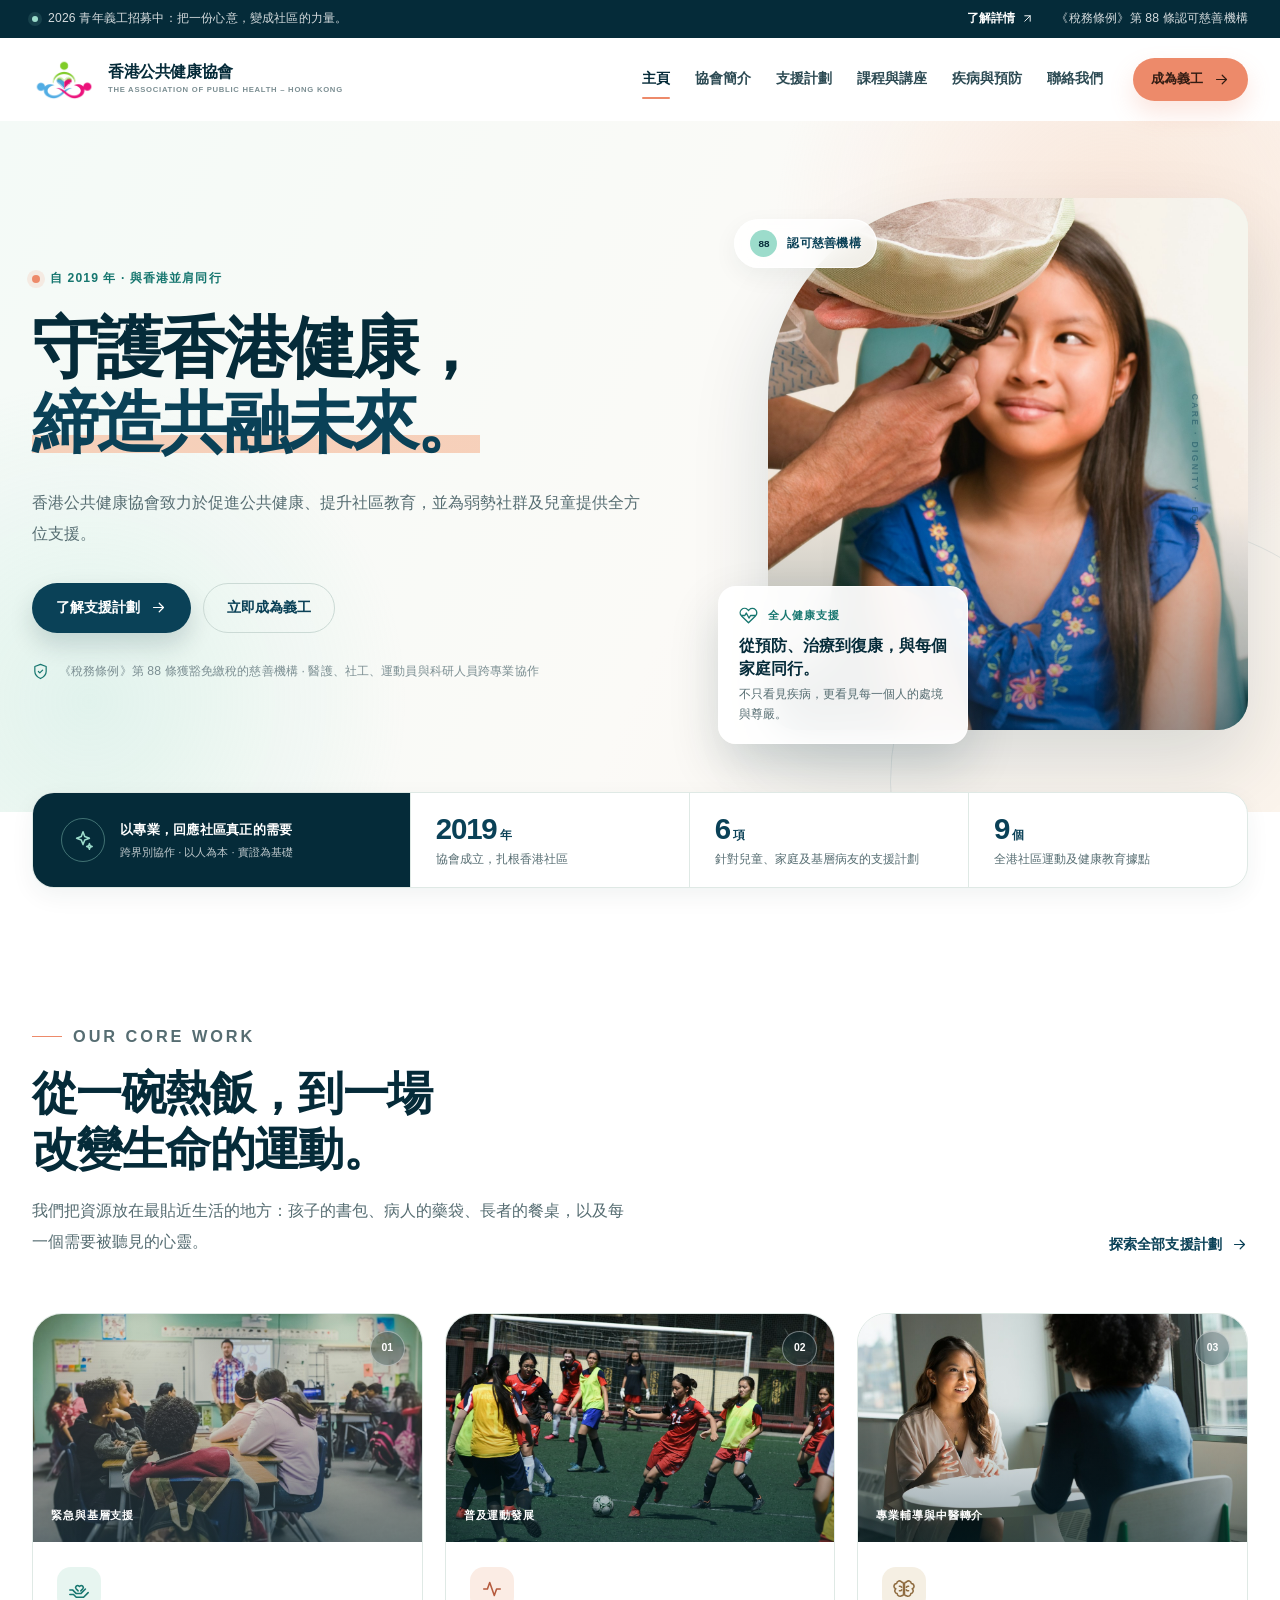
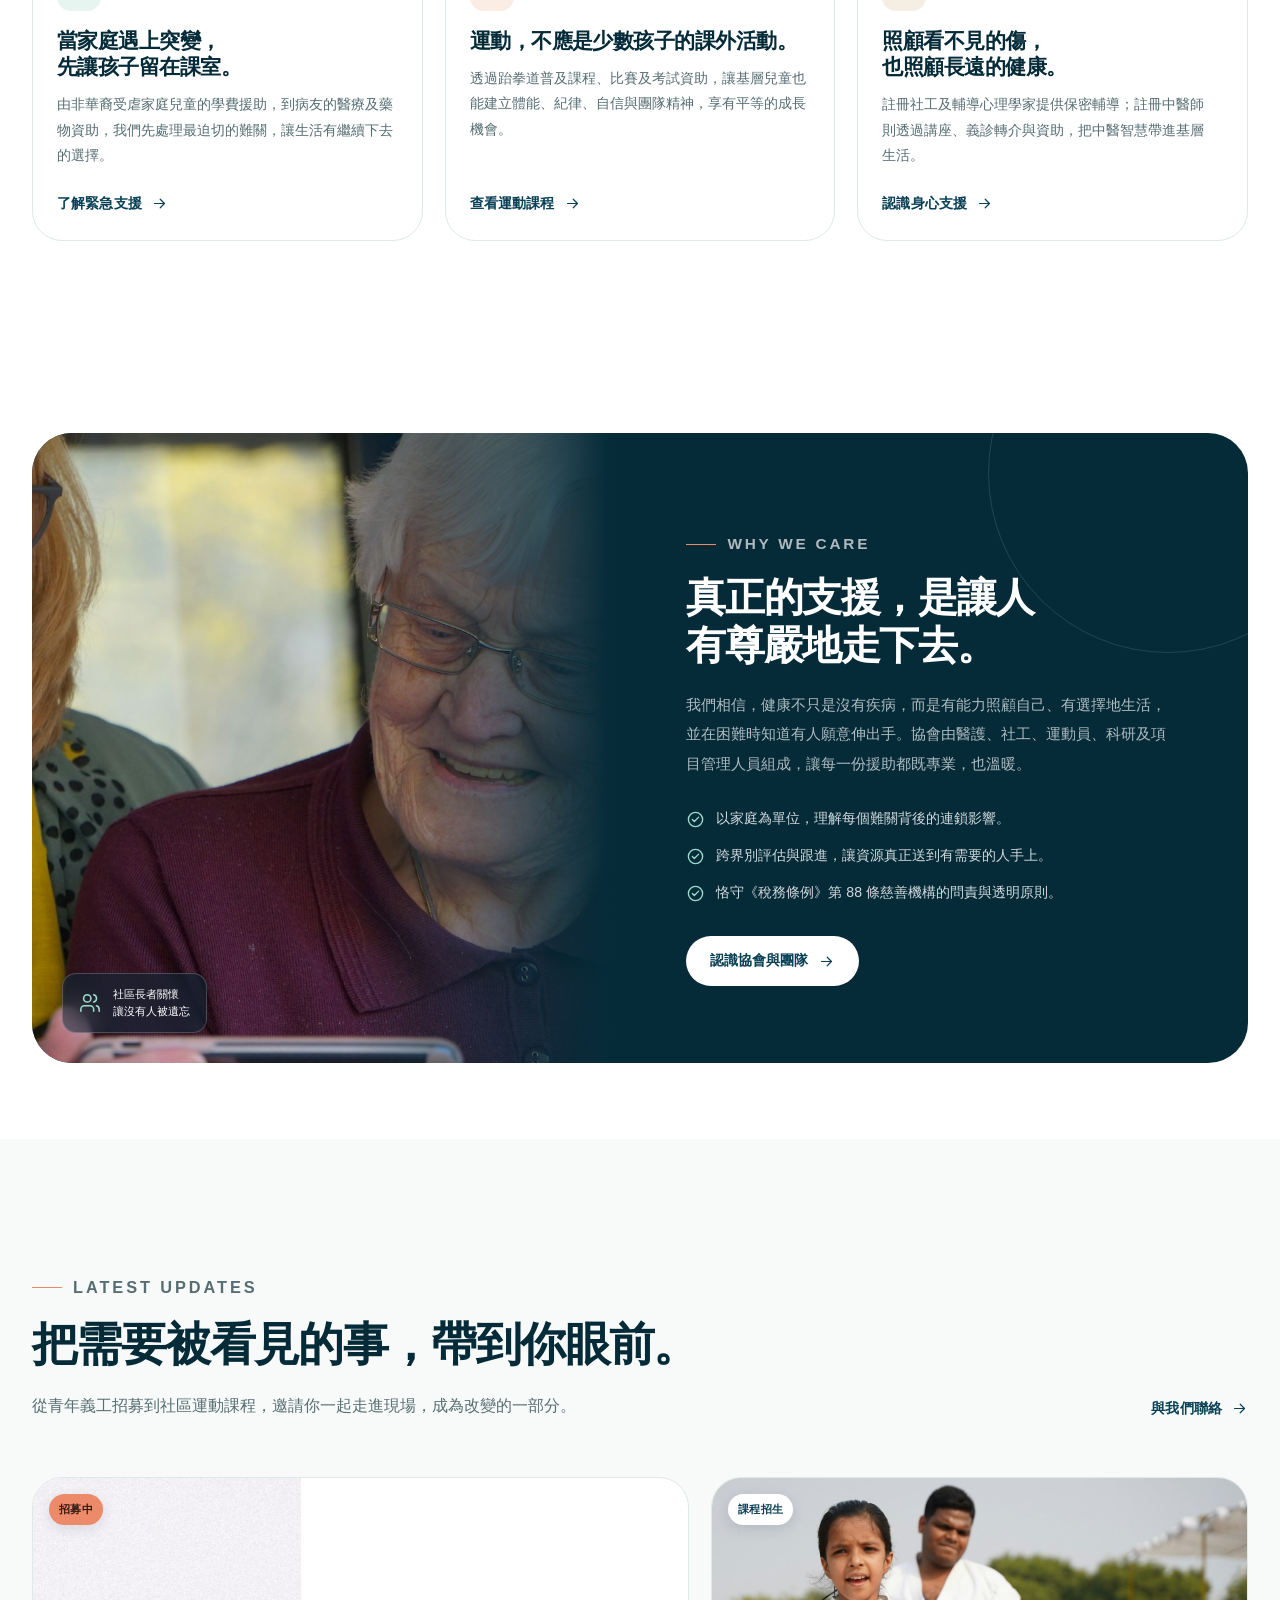
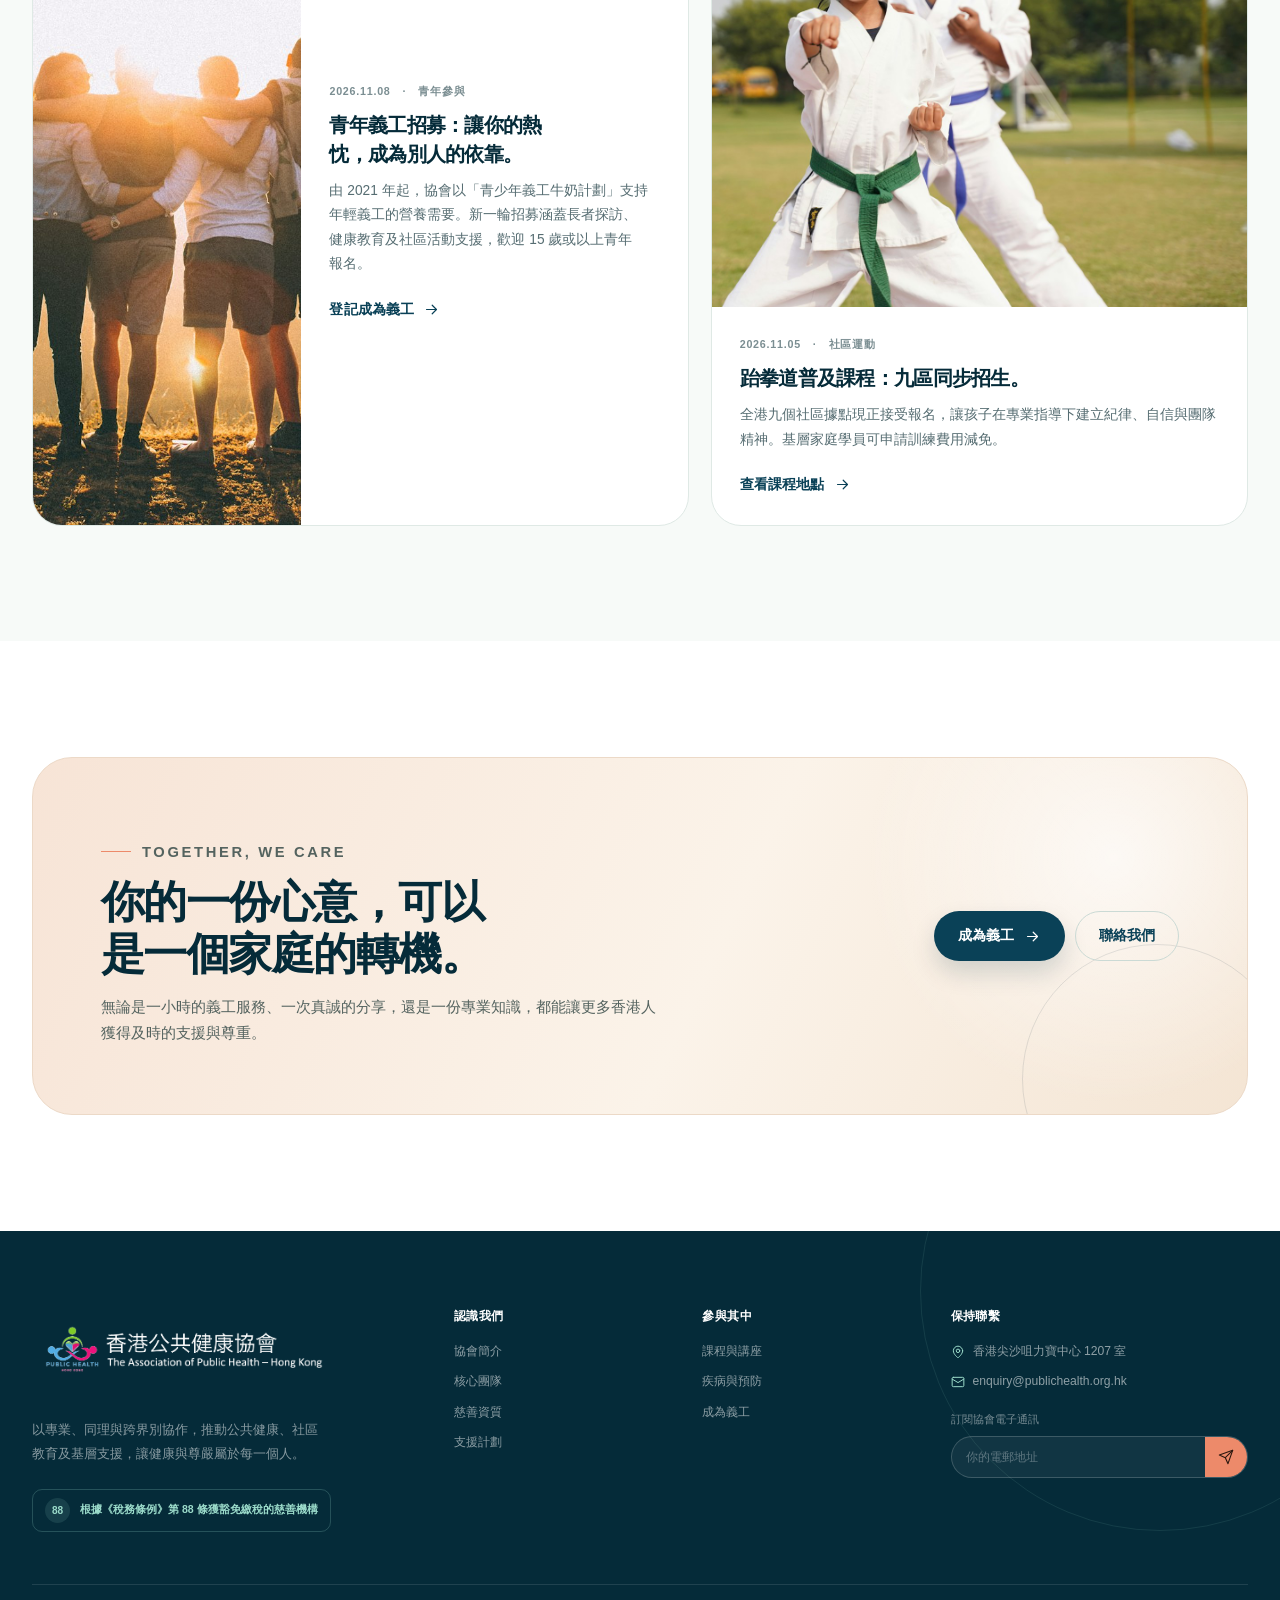
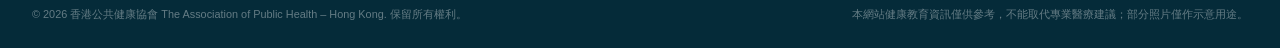
<file: index.html>
<!DOCTYPE html>
<html lang="zh-Hant-HK">
<head>
  <meta charset="UTF-8">
  <meta name="viewport" content="width=device-width, initial-scale=1.0">
  <title>香港公共健康協會 | 守護香港健康，締造共融未來</title>
  <meta name="description" content="香港公共健康協會成立於 2019 年，是根據《稅務條例》第 88 條獲豁免繳稅的慈善機構。我們透過基層支援、社區運動、專業輔導及中醫轉介，守護每一個家庭的健康與尊嚴。">
  <meta name="theme-color" content="#073647">
  <meta property="og:title" content="香港公共健康協會 | 守護香港健康，締造共融未來">
  <meta property="og:description" content="以專業與同理心，推動公共健康、社區教育，為弱勢社群及兒童提供全方位支援。">
  <meta property="og:type" content="website">
  <link rel="icon" href="favicon.png" type="image/png">
  <script>document.documentElement.classList.add('js');</script>
  <link rel="stylesheet" href="assets/css/styles.css">
</head>
<body>
  <a class="skip-link" href="#main-content">跳至主要內容</a>

  <div class="topbar">
    <div class="container topbar__inner">
      <p class="topbar__message"><span class="topbar__dot" aria-hidden="true"></span>2026 青年義工招募中：把一份心意，變成社區的力量。</p>
      <div class="topbar__right">
        <a href="contact.html#volunteer">了解詳情 <svg class="icon" aria-hidden="true"><use href="assets/icons.svg#arrow-up-right"></use></svg></a>
        <span>《稅務條例》第 88 條認可慈善機構</span>
      </div>
    </div>
  </div>

  <header class="site-header">
    <div class="container header__inner">
      <a class="brand" href="index.html" aria-label="香港公共健康協會 — 返回主頁">
        <img class="brand__mark" src="assets/images/aphk-mark.webp" alt="" width="540" height="360">
        <span class="brand__text">
          <span class="brand__name">香港公共健康協會</span>
          <span class="brand__en">The Association of Public Health – Hong Kong</span>
        </span>
      </a>

      <nav class="nav" aria-label="主要導覽">
        <a class="nav__link" data-nav-link href="index.html">主頁</a>
        <a class="nav__link" data-nav-link href="about.html">協會簡介</a>
        <a class="nav__link" data-nav-link href="support.html">支援計劃</a>
        <a class="nav__link" data-nav-link href="courses.html">課程與講座</a>
        <a class="nav__link" data-nav-link href="prevention.html">疾病與預防</a>
        <a class="nav__link" data-nav-link href="contact.html">聯絡我們</a>
      </nav>

      <div class="header__actions">
        <a class="btn btn--accent btn--sm" href="contact.html#volunteer">成為義工 <svg class="icon" aria-hidden="true"><use href="assets/icons.svg#arrow-right"></use></svg></a>
      </div>

      <button class="menu-toggle" type="button" data-menu-toggle aria-controls="mobile-nav" aria-expanded="false" aria-label="開啟選單">
        <svg class="icon" aria-hidden="true"><use href="assets/icons.svg#menu"></use></svg>
      </button>
    </div>
  </header>

  <div class="mobile-nav" id="mobile-nav" data-mobile-nav aria-hidden="true">
    <div class="mobile-nav__top">
      <a class="brand" href="index.html" aria-label="香港公共健康協會 — 返回主頁">
        <img class="brand__mark" src="assets/images/aphk-mark.webp" alt="" width="540" height="360">
        <span class="brand__text">
          <span class="brand__name">香港公共健康協會</span>
          <span class="brand__en">The Association of Public Health – Hong Kong</span>
        </span>
      </a>
      <button class="mobile-nav__close" type="button" data-menu-close aria-label="關閉選單">
        <svg class="icon" aria-hidden="true"><use href="assets/icons.svg#close"></use></svg>
      </button>
    </div>
    <nav class="mobile-nav__links" aria-label="流動裝置導覽">
      <a href="index.html" class="is-active">主頁 <svg class="icon" aria-hidden="true"><use href="assets/icons.svg#arrow-up-right"></use></svg></a>
      <a href="about.html">協會簡介 <svg class="icon" aria-hidden="true"><use href="assets/icons.svg#arrow-up-right"></use></svg></a>
      <a href="support.html">支援計劃 <svg class="icon" aria-hidden="true"><use href="assets/icons.svg#arrow-up-right"></use></svg></a>
      <a href="courses.html">課程與講座 <svg class="icon" aria-hidden="true"><use href="assets/icons.svg#arrow-up-right"></use></svg></a>
      <a href="prevention.html">疾病與預防 <svg class="icon" aria-hidden="true"><use href="assets/icons.svg#arrow-up-right"></use></svg></a>
      <a href="contact.html">成為義工與聯絡 <svg class="icon" aria-hidden="true"><use href="assets/icons.svg#arrow-up-right"></use></svg></a>
    </nav>
    <div class="mobile-nav__actions">
      <a class="btn btn--accent btn--block" href="contact.html#volunteer">成為義工</a>
    </div>
    <div class="mobile-nav__contact">
      香港尖沙咀力寶中心 1207 室<br>
      <a href="mailto:enquiry@publichealth.org.hk">enquiry@publichealth.org.hk</a>
    </div>
  </div>

  <main id="main-content">
    <section class="hero" aria-labelledby="hero-title">
      <div class="container hero__grid">
        <div class="hero__copy">
          <p class="hero__kicker">自 2019 年 · 與香港並肩同行</p>
          <h1 id="hero-title">守護香港健康，<br><span class="accent-line">締造共融未來。</span></h1>
          <p class="hero__sub">香港公共健康協會致力於促進公共健康、提升社區教育，並為弱勢社群及兒童提供全方位支援。</p>
          <div class="hero__actions">
            <a class="btn btn--primary" href="support.html">了解支援計劃 <svg class="icon" aria-hidden="true"><use href="assets/icons.svg#arrow-right"></use></svg></a>
            <a class="btn btn--outline" href="contact.html#volunteer">立即成為義工</a>
          </div>
          <p class="hero__note">
            <svg class="icon" aria-hidden="true"><use href="assets/icons.svg#shield"></use></svg>
            <span>《稅務條例》第 88 條獲豁免繳稅的慈善機構 · 醫護、社工、運動員與科研人員跨專業協作</span>
          </p>
        </div>

        <div class="hero__visual">
          <div class="hero__stamp"><span>88</span> 認可慈善機構</div>
          <div class="hero__media">
            <img src="assets/images/hero-care.jpg" alt="醫護人員細心為兒童檢查耳朵，孩子安靜地接受診治" width="1500" height="2308" fetchpriority="high">
          </div>
          <div class="hero__card">
            <div class="hero__card-top">
              <svg class="icon" aria-hidden="true"><use href="assets/icons.svg#heart-pulse"></use></svg>
              全人健康支援
            </div>
            <strong>從預防、治療到復康，與每個家庭同行。</strong>
            <p>不只看見疾病，更看見每一個人的處境與尊嚴。</p>
          </div>
          <span class="hero__side-label" aria-hidden="true">Care · Dignity · Equity</span>
        </div>
      </div>
    </section>

    <section class="impact-strip" aria-label="協會概況">
      <div class="container">
        <div class="impact-strip__inner">
          <div class="impact-strip__intro">
            <div class="impact-strip__seal">
              <svg class="icon" aria-hidden="true"><use href="assets/icons.svg#sparkle"></use></svg>
            </div>
            <p><strong>以專業，回應社區真正的需要</strong>跨界別協作 · 以人為本 · 實證為基礎</p>
          </div>
          <div class="impact-stat">
            <span class="impact-stat__number">2019<small>年</small></span>
            <span class="impact-stat__label">協會成立，扎根香港社區</span>
          </div>
          <div class="impact-stat">
            <span class="impact-stat__number">6<small>項</small></span>
            <span class="impact-stat__label">針對兒童、家庭及基層病友的支援計劃</span>
          </div>
          <div class="impact-stat">
            <span class="impact-stat__number">9<small>個</small></span>
            <span class="impact-stat__label">全港社區運動及健康教育據點</span>
          </div>
        </div>
      </div>
    </section>

    <section class="section" aria-labelledby="focus-title">
      <div class="container">
        <div class="section-head" data-reveal>
          <div class="section-head__copy">
            <p class="eyebrow">Our Core Work</p>
            <h2 id="focus-title">從一碗熱飯，到一場改變生命的運動。</h2>
            <p>我們把資源放在最貼近生活的地方：孩子的書包、病人的藥袋、長者的餐桌，以及每一個需要被聽見的心靈。</p>
          </div>
          <a class="text-link" href="support.html">探索全部支援計劃 <svg class="icon" aria-hidden="true"><use href="assets/icons.svg#arrow-right"></use></svg></a>
        </div>

        <div class="focus-grid">
          <article class="focus-card" data-reveal>
            <div class="focus-card__media">
              <img src="assets/images/education.jpg" alt="多元背景的學童在課室專心上課" width="1200" height="747" loading="lazy">
              <span class="focus-card__num">01</span>
              <span class="focus-card__tag">緊急與基層支援</span>
            </div>
            <div class="focus-card__body">
              <div class="focus-card__icon"><svg class="icon" aria-hidden="true"><use href="assets/icons.svg#hand-heart"></use></svg></div>
              <h3>當家庭遇上突變，先讓孩子留在課室。</h3>
              <p>由非華裔受虐家庭兒童的學費援助，到病友的醫療及藥物資助，我們先處理最迫切的難關，讓生活有繼續下去的選擇。</p>
              <a class="text-link" href="support.html#education">了解緊急支援 <svg class="icon" aria-hidden="true"><use href="assets/icons.svg#arrow-right"></use></svg></a>
            </div>
          </article>

          <article class="focus-card" data-reveal data-reveal-delay="1">
            <div class="focus-card__media">
              <img src="assets/images/sport-kids.jpg" alt="不同背景的兒童在草地上一同參與足球運動" width="1200" height="800" loading="lazy">
              <span class="focus-card__num">02</span>
              <span class="focus-card__tag">普及運動發展</span>
            </div>
            <div class="focus-card__body">
              <div class="focus-card__icon"><svg class="icon" aria-hidden="true"><use href="assets/icons.svg#activity"></use></svg></div>
              <h3>運動，不應是少數孩子的課外活動。</h3>
              <p>透過跆拳道普及課程、比賽及考試資助，讓基層兒童也能建立體能、紀律、自信與團隊精神，享有平等的成長機會。</p>
              <a class="text-link" href="courses.html#taekwondo">查看運動課程 <svg class="icon" aria-hidden="true"><use href="assets/icons.svg#arrow-right"></use></svg></a>
            </div>
          </article>

          <article class="focus-card" data-reveal data-reveal-delay="2">
            <div class="focus-card__media">
              <img src="assets/images/counselling.jpg" alt="輔導心理學家與市民進行溫暖而保密的對話" width="1200" height="800" loading="lazy">
              <span class="focus-card__num">03</span>
              <span class="focus-card__tag">專業輔導與中醫轉介</span>
            </div>
            <div class="focus-card__body">
              <div class="focus-card__icon"><svg class="icon" aria-hidden="true"><use href="assets/icons.svg#brain"></use></svg></div>
              <h3>照顧看不見的傷，也照顧長遠的健康。</h3>
              <p>註冊社工及輔導心理學家提供保密輔導；註冊中醫師則透過講座、義診轉介與資助，把中醫智慧帶進基層生活。</p>
              <a class="text-link" href="courses.html#counselling">認識身心支援 <svg class="icon" aria-hidden="true"><use href="assets/icons.svg#arrow-right"></use></svg></a>
            </div>
          </article>
        </div>
      </div>
    </section>

    <section class="section-sm" aria-labelledby="story-title">
      <div class="container">
        <div class="story" data-reveal>
          <div class="story__grid">
            <div class="story__media">
              <img src="assets/images/elderly-care.jpg" alt="義工把手輕輕放在長者肩上，陪伴她使用手機與外界聯繫" width="1400" height="933" loading="lazy">
              <div class="story__badge">
                <svg class="icon" aria-hidden="true"><use href="assets/icons.svg#users"></use></svg>
                <span>社區長者關懷<br>讓沒有人被遺忘</span>
              </div>
            </div>
            <div class="story__content">
              <p class="eyebrow eyebrow--light">Why We Care</p>
              <h2 id="story-title">真正的支援，是讓人有尊嚴地走下去。</h2>
              <p>我們相信，健康不只是沒有疾病，而是有能力照顧自己、有選擇地生活，並在困難時知道有人願意伸出手。協會由醫護、社工、運動員、科研及項目管理人員組成，讓每一份援助都既專業，也溫暖。</p>
              <ul class="story__checks">
                <li><svg class="icon" aria-hidden="true"><use href="assets/icons.svg#check-circle"></use></svg>以家庭為單位，理解每個難關背後的連鎖影響。</li>
                <li><svg class="icon" aria-hidden="true"><use href="assets/icons.svg#check-circle"></use></svg>跨界別評估與跟進，讓資源真正送到有需要的人手上。</li>
                <li><svg class="icon" aria-hidden="true"><use href="assets/icons.svg#check-circle"></use></svg>恪守《稅務條例》第 88 條慈善機構的問責與透明原則。</li>
              </ul>
              <a class="btn btn--light" href="about.html">認識協會與團隊 <svg class="icon" aria-hidden="true"><use href="assets/icons.svg#arrow-right"></use></svg></a>
            </div>
          </div>
        </div>
      </div>
    </section>

    <section class="section section--mist" aria-labelledby="news-title">
      <div class="container">
        <div class="section-head" data-reveal>
          <div class="section-head__copy">
            <p class="eyebrow">Latest Updates</p>
            <h2 id="news-title">把需要被看見的事，帶到你眼前。</h2>
            <p>從青年義工招募到社區運動課程，邀請你一起走進現場，成為改變的一部分。</p>
          </div>
          <a class="text-link" href="contact.html">與我們聯絡 <svg class="icon" aria-hidden="true"><use href="assets/icons.svg#arrow-right"></use></svg></a>
        </div>

        <div class="news-grid">
          <article class="news-card" data-reveal>
            <div class="news-card__media">
              <img src="assets/images/volunteer-group.jpg" alt="一群青年義工在夕陽下並肩而立，展現團隊精神" width="1400" height="933" loading="lazy">
              <span class="news-card__badge news-card__badge--accent">招募中</span>
            </div>
            <div class="news-card__body">
              <div class="news-card__meta"><span>2026.11.08</span><span>青年參與</span></div>
              <h3>青年義工招募：讓你的熱忱，成為別人的依靠。</h3>
              <p>由 2021 年起，協會以「青少年義工牛奶計劃」支持年輕義工的營養需要。新一輪招募涵蓋長者探訪、健康教育及社區活動支援，歡迎 15 歲或以上青年報名。</p>
              <a class="text-link" href="contact.html#volunteer">登記成為義工 <svg class="icon" aria-hidden="true"><use href="assets/icons.svg#arrow-right"></use></svg></a>
            </div>
          </article>

          <article class="news-card news-card--stacked" data-reveal data-reveal-delay="1">
            <div class="news-card__media">
              <img src="assets/images/taekwondo-kids.jpg" alt="穿着跆拳道服的兒童在戶外認真練習" width="1200" height="960" loading="lazy">
              <span class="news-card__badge">課程招生</span>
            </div>
            <div class="news-card__body">
              <div class="news-card__meta"><span>2026.11.05</span><span>社區運動</span></div>
              <h3>跆拳道普及課程：九區同步招生。</h3>
              <p>全港九個社區據點現正接受報名，讓孩子在專業指導下建立紀律、自信與團隊精神。基層家庭學員可申請訓練費用減免。</p>
              <a class="text-link" href="courses.html#taekwondo">查看課程地點 <svg class="icon" aria-hidden="true"><use href="assets/icons.svg#arrow-right"></use></svg></a>
            </div>
          </article>
        </div>
      </div>
    </section>

    <section class="section" aria-labelledby="home-cta-title">
      <div class="container">
        <div class="cta-band" data-reveal>
          <div class="cta-band__grid">
            <div class="cta-band__copy">
              <p class="eyebrow">Together, We Care</p>
              <h2 id="home-cta-title">你的一份心意，可以是一個家庭的轉機。</h2>
              <p>無論是一小時的義工服務、一次真誠的分享，還是一份專業知識，都能讓更多香港人獲得及時的支援與尊重。</p>
            </div>
            <div class="cta-band__actions">
              <a class="btn btn--primary" href="contact.html#volunteer">成為義工 <svg class="icon" aria-hidden="true"><use href="assets/icons.svg#arrow-right"></use></svg></a>
              <a class="btn btn--outline" href="contact.html">聯絡我們</a>
            </div>
          </div>
        </div>
      </div>
    </section>
  </main>

  <footer class="site-footer">
    <div class="container">
      <div class="footer__main">
        <div class="footer__brand">
          <a class="brand brand--footer" href="index.html" aria-label="香港公共健康協會 — 返回主頁">
            <img class="footer__logo" src="assets/images/aphk-logo-reverse.webp" alt="香港公共健康協會 — The Association of Public Health, Hong Kong" width="3015" height="765">
          </a>
          <p class="footer__mission">以專業、同理與跨界別協作，推動公共健康、社區教育及基層支援，讓健康與尊嚴屬於每一個人。</p>
          <div class="footer__seal"><span>88</span> 根據《稅務條例》第 88 條獲豁免繳稅的慈善機構</div>
        </div>

        <div class="footer__col">
          <h3>認識我們</h3>
          <nav class="footer__links" aria-label="認識我們">
            <a href="about.html">協會簡介</a>
            <a href="about.html#team">核心團隊</a>
            <a href="about.html#governance">慈善資質</a>
            <a href="support.html">支援計劃</a>
          </nav>
        </div>

        <div class="footer__col">
          <h3>參與其中</h3>
          <nav class="footer__links" aria-label="參與其中">
            <a href="courses.html">課程與講座</a>
            <a href="prevention.html">疾病與預防</a>
            <a href="contact.html#volunteer">成為義工</a>
          </nav>
        </div>

        <div class="footer__col footer__col--newsletter">
          <h3>保持聯繫</h3>
          <div class="footer__contact">
            <div class="footer__contact-row">
              <svg class="icon" aria-hidden="true"><use href="assets/icons.svg#map-pin"></use></svg>
              <span>香港尖沙咀力寶中心 1207 室</span>
            </div>
            <div class="footer__contact-row">
              <svg class="icon" aria-hidden="true"><use href="assets/icons.svg#mail"></use></svg>
              <a href="mailto:enquiry@publichealth.org.hk">enquiry@publichealth.org.hk</a>
            </div>
          </div>
          <form class="newsletter" data-newsletter>
            <label for="footer-email">訂閱協會電子通訊</label>
            <div class="newsletter__row">
              <input id="footer-email" name="email" type="email" autocomplete="email" placeholder="你的電郵地址" required>
              <button type="submit" aria-label="訂閱電子通訊">
                <svg class="icon" aria-hidden="true"><use href="assets/icons.svg#send"></use></svg>
              </button>
            </div>
            <p class="newsletter__status" data-newsletter-status aria-live="polite"></p>
          </form>
        </div>
      </div>

      <div class="footer__bottom">
        <p>© <span data-year>2026</span> 香港公共健康協會 The Association of Public Health – Hong Kong. 保留所有權利。</p>
        <p>本網站健康教育資訊僅供參考，不能取代專業醫療建議；部分照片僅作示意用途。</p>
      </div>
    </div>
  </footer>

  <button class="back-to-top" type="button" data-back-to-top aria-label="返回頁面頂部">
    <svg class="icon" aria-hidden="true"><use href="assets/icons.svg#arrow-right"></use></svg>
  </button>

  <script src="assets/js/main.js" defer></script>
</body>
</html>
</file>
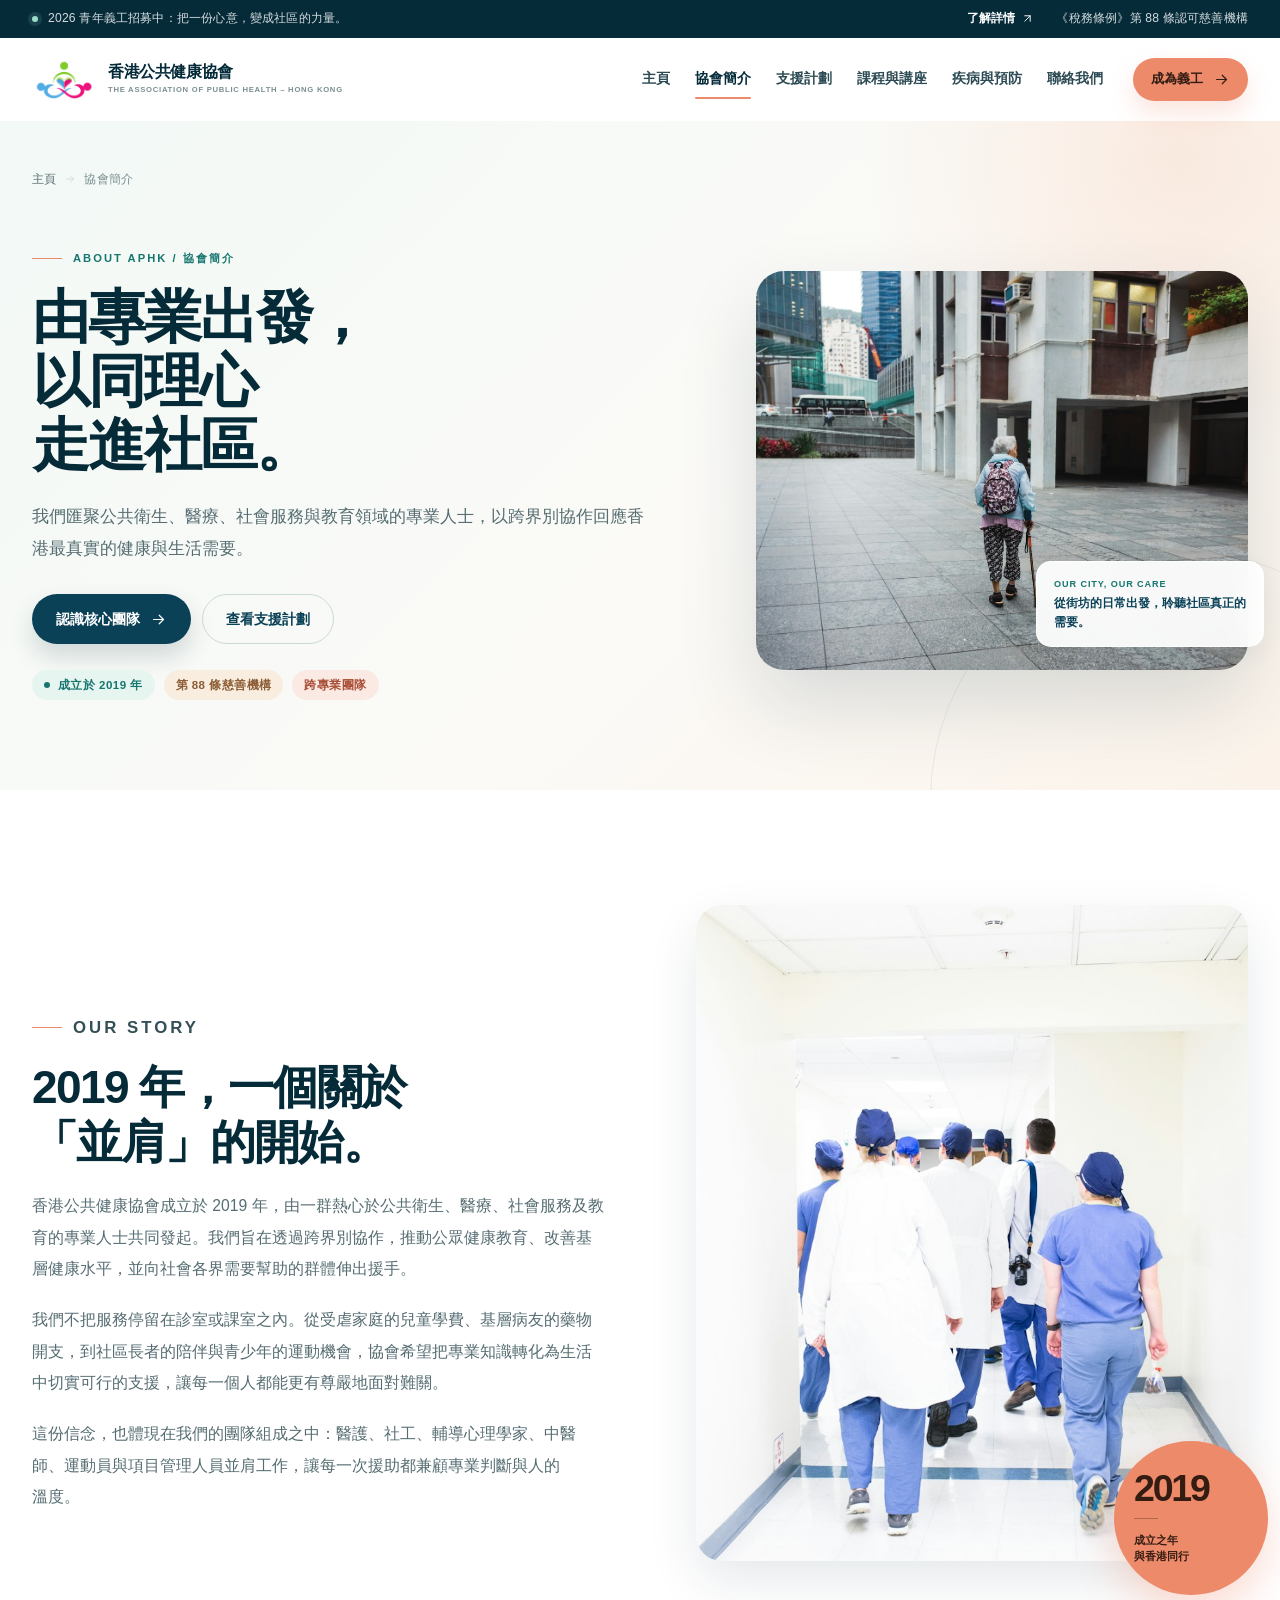
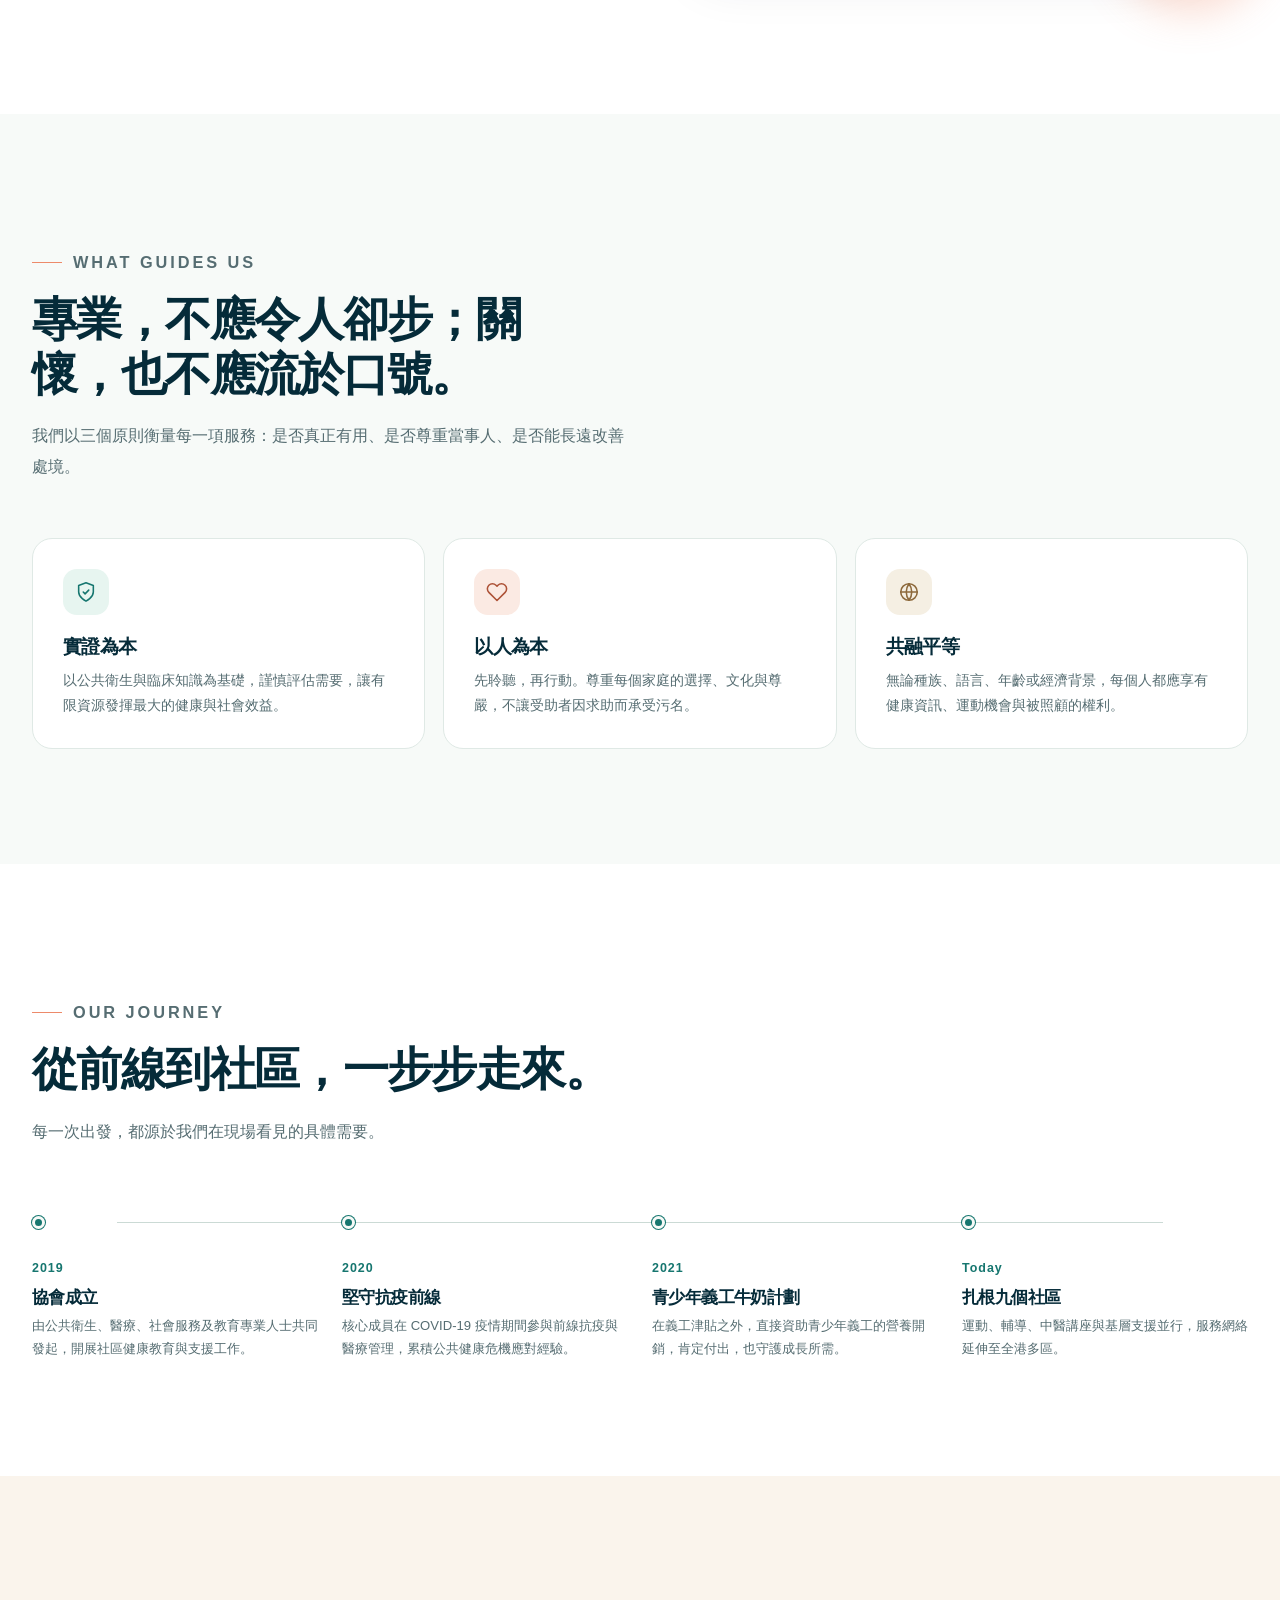
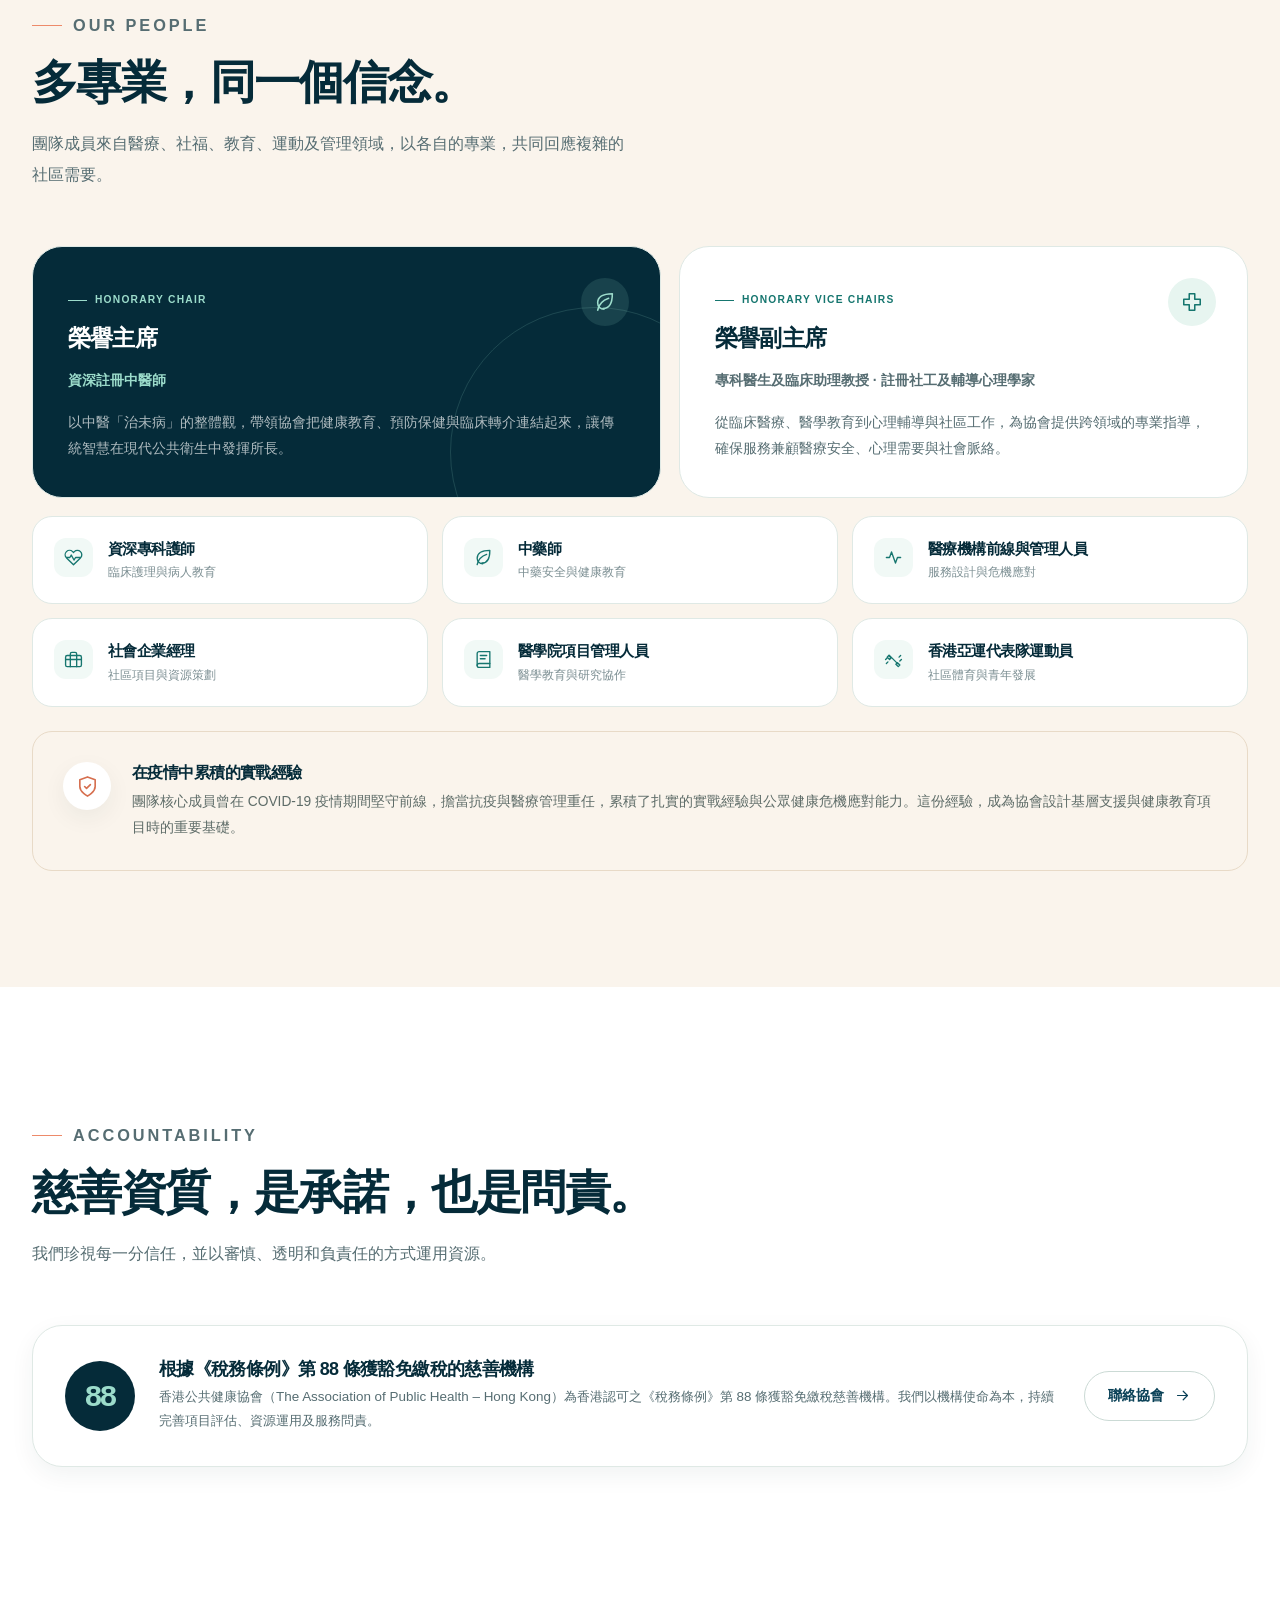
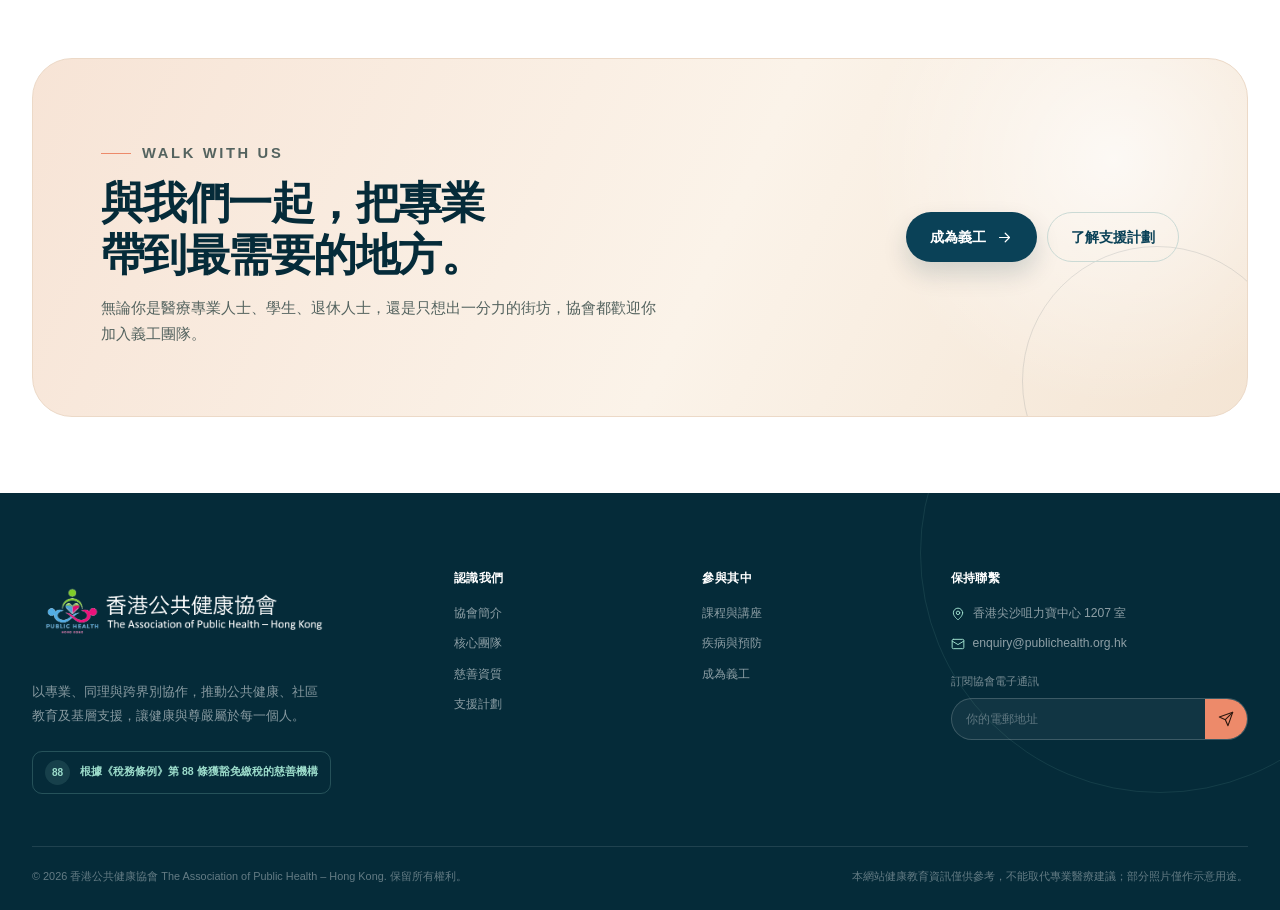
<file: about.html>
<!DOCTYPE html>
<html lang="zh-Hant-HK">
<head>
  <meta charset="UTF-8">
  <meta name="viewport" content="width=device-width, initial-scale=1.0">
  <title>協會簡介 | 香港公共健康協會</title>
  <meta name="description" content="香港公共健康協會成立於 2019 年，由公共衛生、醫療、社會服務及教育專業人士共同發起，透過跨界別協作推動公眾健康、改善基層健康水平。">
  <meta name="theme-color" content="#073647">
  <link rel="icon" href="favicon.png" type="image/png">
  <script>document.documentElement.classList.add('js');</script>
  <link rel="stylesheet" href="assets/css/styles.css">
</head>
<body>
  <a class="skip-link" href="#main-content">跳至主要內容</a>

  <div class="topbar">
    <div class="container topbar__inner">
      <p class="topbar__message"><span class="topbar__dot" aria-hidden="true"></span>2026 青年義工招募中：把一份心意，變成社區的力量。</p>
      <div class="topbar__right">
        <a href="contact.html#volunteer">了解詳情 <svg class="icon" aria-hidden="true"><use href="assets/icons.svg#arrow-up-right"></use></svg></a>
        <span>《稅務條例》第 88 條認可慈善機構</span>
      </div>
    </div>
  </div>

  <header class="site-header">
    <div class="container header__inner">
      <a class="brand" href="index.html" aria-label="香港公共健康協會 — 返回主頁">
        <img class="brand__mark" src="assets/images/aphk-mark.webp" alt="" width="540" height="360">
        <span class="brand__text">
          <span class="brand__name">香港公共健康協會</span>
          <span class="brand__en">The Association of Public Health – Hong Kong</span>
        </span>
      </a>

      <nav class="nav" aria-label="主要導覽">
        <a class="nav__link" data-nav-link href="index.html">主頁</a>
        <a class="nav__link" data-nav-link href="about.html">協會簡介</a>
        <a class="nav__link" data-nav-link href="support.html">支援計劃</a>
        <a class="nav__link" data-nav-link href="courses.html">課程與講座</a>
        <a class="nav__link" data-nav-link href="prevention.html">疾病與預防</a>
        <a class="nav__link" data-nav-link href="contact.html">聯絡我們</a>
      </nav>

      <div class="header__actions">
        <a class="btn btn--accent btn--sm" href="contact.html#volunteer">成為義工 <svg class="icon" aria-hidden="true"><use href="assets/icons.svg#arrow-right"></use></svg></a>
      </div>

      <button class="menu-toggle" type="button" data-menu-toggle aria-controls="mobile-nav" aria-expanded="false" aria-label="開啟選單">
        <svg class="icon" aria-hidden="true"><use href="assets/icons.svg#menu"></use></svg>
      </button>
    </div>
  </header>

  <div class="mobile-nav" id="mobile-nav" data-mobile-nav aria-hidden="true">
    <div class="mobile-nav__top">
      <a class="brand" href="index.html" aria-label="香港公共健康協會 — 返回主頁">
        <img class="brand__mark" src="assets/images/aphk-mark.webp" alt="" width="540" height="360">
        <span class="brand__text">
          <span class="brand__name">香港公共健康協會</span>
          <span class="brand__en">The Association of Public Health – Hong Kong</span>
        </span>
      </a>
      <button class="mobile-nav__close" type="button" data-menu-close aria-label="關閉選單">
        <svg class="icon" aria-hidden="true"><use href="assets/icons.svg#close"></use></svg>
      </button>
    </div>
    <nav class="mobile-nav__links" aria-label="流動裝置導覽">
      <a href="index.html">主頁 <svg class="icon" aria-hidden="true"><use href="assets/icons.svg#arrow-up-right"></use></svg></a>
      <a href="about.html" class="is-active">協會簡介 <svg class="icon" aria-hidden="true"><use href="assets/icons.svg#arrow-up-right"></use></svg></a>
      <a href="support.html">支援計劃 <svg class="icon" aria-hidden="true"><use href="assets/icons.svg#arrow-up-right"></use></svg></a>
      <a href="courses.html">課程與講座 <svg class="icon" aria-hidden="true"><use href="assets/icons.svg#arrow-up-right"></use></svg></a>
      <a href="prevention.html">疾病與預防 <svg class="icon" aria-hidden="true"><use href="assets/icons.svg#arrow-up-right"></use></svg></a>
      <a href="contact.html">成為義工與聯絡 <svg class="icon" aria-hidden="true"><use href="assets/icons.svg#arrow-up-right"></use></svg></a>
    </nav>
    <div class="mobile-nav__actions">
      <a class="btn btn--accent btn--block" href="contact.html#volunteer">成為義工</a>
    </div>
    <div class="mobile-nav__contact">
      香港尖沙咀力寶中心 1207 室<br>
      <a href="mailto:enquiry@publichealth.org.hk">enquiry@publichealth.org.hk</a>
    </div>
  </div>

  <main id="main-content">
    <section class="page-hero page-hero--about" aria-labelledby="page-title">
      <div class="container">
        <nav class="breadcrumb" aria-label="麵包屑導覽">
          <a href="index.html">主頁</a>
          <svg class="icon" aria-hidden="true"><use href="assets/icons.svg#arrow-right"></use></svg>
          <span aria-current="page">協會簡介</span>
        </nav>
        <div class="page-hero__grid">
          <div class="page-hero__copy">
            <p class="eyebrow">About APHK / 協會簡介</p>
            <h1 id="page-title">由專業出發，<br>以同理心<br>走進社區。</h1>
            <p class="lede">我們匯聚公共衛生、醫療、社會服務與教育領域的專業人士，以跨界別協作回應香港最真實的健康與生活需要。</p>
            <div class="page-hero__actions">
              <a class="btn btn--primary" href="#team">認識核心團隊 <svg class="icon" aria-hidden="true"><use href="assets/icons.svg#arrow-right"></use></svg></a>
              <a class="btn btn--outline" href="support.html">查看支援計劃</a>
            </div>
            <div class="page-hero__meta">
              <span class="pill"><span class="pill__dot"></span>成立於 2019 年</span>
              <span class="pill pill--sand">第 88 條慈善機構</span>
              <span class="pill pill--coral">跨專業團隊</span>
            </div>
          </div>
          <div class="page-hero__media">
            <div class="page-hero__image">
              <img src="assets/images/hk-community.jpg" alt="香港公共屋邨社區中，一位長者獨自走過日常的街道" width="1400" height="927" fetchpriority="high">
            </div>
            <div class="page-hero__caption"><span>Our City, Our Care</span>從街坊的日常出發，聆聽社區真正的需要。</div>
          </div>
        </div>
      </div>
    </section>

    <section class="section" aria-labelledby="story-heading">
      <div class="container about-intro">
        <div class="about-intro__copy" data-reveal>
          <p class="eyebrow">Our Story</p>
          <h2 id="story-heading">2019 年，一個關於「並肩」的開始。</h2>
          <p>香港公共健康協會成立於 2019 年，由一群熱心於公共衛生、醫療、社會服務及教育的專業人士共同發起。我們旨在透過跨界別協作，推動公眾健康教育、改善基層健康水平，並向社會各界需要幫助的群體伸出援手。</p>
          <p>我們不把服務停留在診室或課室之內。從受虐家庭的兒童學費、基層病友的藥物開支，到社區長者的陪伴與青少年的運動機會，協會希望把專業知識轉化為生活中切實可行的支援，讓每一個人都能更有尊嚴地面對難關。</p>
          <p>這份信念，也體現在我們的團隊組成之中：醫護、社工、輔導心理學家、中醫師、運動員與項目管理人員並肩工作，讓每一次援助都兼顧專業判斷與人的溫度。</p>
        </div>
        <div class="about-intro__media" data-reveal data-reveal-delay="1">
          <div class="about-intro__img">
            <img src="assets/images/medical-team.jpg" alt="醫療團隊在醫院走廊並肩前行，準備投入前線工作" width="1400" height="933" loading="lazy">
          </div>
          <div class="about-year">
            <strong>2019</strong>
            <div class="about-year__rule"></div>
            <span>成立之年<br>與香港同行</span>
          </div>
        </div>
      </div>
    </section>

    <section class="section section--mist" aria-labelledby="values-heading">
      <div class="container">
        <div class="section-head" data-reveal>
          <div class="section-head__copy">
            <p class="eyebrow">What Guides Us</p>
            <h2 id="values-heading">專業，不應令人卻步；關懷，也不應流於口號。</h2>
            <p>我們以三個原則衡量每一項服務：是否真正有用、是否尊重當事人、是否能長遠改善處境。</p>
          </div>
        </div>
        <div class="values-grid">
          <article class="value-card" data-reveal>
            <div class="value-card__icon"><svg class="icon" aria-hidden="true"><use href="assets/icons.svg#shield"></use></svg></div>
            <h3>實證為本</h3>
            <p>以公共衛生與臨床知識為基礎，謹慎評估需要，讓有限資源發揮最大的健康與社會效益。</p>
          </article>
          <article class="value-card" data-reveal data-reveal-delay="1">
            <div class="value-card__icon"><svg class="icon" aria-hidden="true"><use href="assets/icons.svg#heart"></use></svg></div>
            <h3>以人為本</h3>
            <p>先聆聽，再行動。尊重每個家庭的選擇、文化與尊嚴，不讓受助者因求助而承受污名。</p>
          </article>
          <article class="value-card" data-reveal data-reveal-delay="2">
            <div class="value-card__icon"><svg class="icon" aria-hidden="true"><use href="assets/icons.svg#globe"></use></svg></div>
            <h3>共融平等</h3>
            <p>無論種族、語言、年齡或經濟背景，每個人都應享有健康資訊、運動機會與被照顧的權利。</p>
          </article>
        </div>
      </div>
    </section>

    <section class="section" aria-labelledby="timeline-heading">
      <div class="container">
        <div class="section-head" data-reveal>
          <div class="section-head__copy">
            <p class="eyebrow">Our Journey</p>
            <h2 id="timeline-heading">從前線到社區，一步步走來。</h2>
            <p>每一次出發，都源於我們在現場看見的具體需要。</p>
          </div>
        </div>
        <div class="timeline" data-reveal>
          <article class="timeline__item">
            <span class="timeline__year">2019</span>
            <h3>協會成立</h3>
            <p>由公共衛生、醫療、社會服務及教育專業人士共同發起，開展社區健康教育與支援工作。</p>
          </article>
          <article class="timeline__item">
            <span class="timeline__year">2020</span>
            <h3>堅守抗疫前線</h3>
            <p>核心成員在 COVID-19 疫情期間參與前線抗疫與醫療管理，累積公共健康危機應對經驗。</p>
          </article>
          <article class="timeline__item">
            <span class="timeline__year">2021</span>
            <h3>青少年義工牛奶計劃</h3>
            <p>在義工津貼之外，直接資助青少年義工的營養開銷，肯定付出，也守護成長所需。</p>
          </article>
          <article class="timeline__item">
            <span class="timeline__year">Today</span>
            <h3>扎根九個社區</h3>
            <p>運動、輔導、中醫講座與基層支援並行，服務網絡延伸至全港多區。</p>
          </article>
        </div>
      </div>
    </section>

    <section class="section section--sand" id="team" aria-labelledby="team-heading">
      <div class="container">
        <div class="section-head" data-reveal>
          <div class="section-head__copy">
            <p class="eyebrow">Our People</p>
            <h2 id="team-heading">多專業，同一個信念。</h2>
            <p>團隊成員來自醫療、社福、教育、運動及管理領域，以各自的專業，共同回應複雜的社區需要。</p>
          </div>
        </div>

        <div class="leadership-grid">
          <article class="leader-card leader-card--feature" data-reveal>
            <span class="leader-card__label">Honorary Chair</span>
            <div class="leader-card__icon"><svg class="icon" aria-hidden="true"><use href="assets/icons.svg#leaf"></use></svg></div>
            <h3>榮譽主席</h3>
            <p class="leader-card__role">資深註冊中醫師</p>
            <p>以中醫「治未病」的整體觀，帶領協會把健康教育、預防保健與臨床轉介連結起來，讓傳統智慧在現代公共衛生中發揮所長。</p>
          </article>

          <article class="leader-card" data-reveal data-reveal-delay="1">
            <span class="leader-card__label">Honorary Vice Chairs</span>
            <div class="leader-card__icon"><svg class="icon" aria-hidden="true"><use href="assets/icons.svg#cross"></use></svg></div>
            <h3>榮譽副主席</h3>
            <p class="leader-card__role">專科醫生及臨床助理教授 · 註冊社工及輔導心理學家</p>
            <p>從臨床醫療、醫學教育到心理輔導與社區工作，為協會提供跨領域的專業指導，確保服務兼顧醫療安全、心理需要與社會脈絡。</p>
          </article>
        </div>

        <div class="team-grid">
          <article class="team-card" data-reveal>
            <div class="team-card__icon"><svg class="icon" aria-hidden="true"><use href="assets/icons.svg#heart-pulse"></use></svg></div>
            <div><h3>資深專科護師</h3><p>臨床護理與病人教育</p></div>
          </article>
          <article class="team-card" data-reveal data-reveal-delay="1">
            <div class="team-card__icon"><svg class="icon" aria-hidden="true"><use href="assets/icons.svg#leaf"></use></svg></div>
            <div><h3>中藥師</h3><p>中藥安全與健康教育</p></div>
          </article>
          <article class="team-card" data-reveal data-reveal-delay="2">
            <div class="team-card__icon"><svg class="icon" aria-hidden="true"><use href="assets/icons.svg#activity"></use></svg></div>
            <div><h3>醫療機構前線與管理人員</h3><p>服務設計與危機應對</p></div>
          </article>
          <article class="team-card" data-reveal>
            <div class="team-card__icon"><svg class="icon" aria-hidden="true"><use href="assets/icons.svg#briefcase"></use></svg></div>
            <div><h3>社會企業經理</h3><p>社區項目與資源策劃</p></div>
          </article>
          <article class="team-card" data-reveal data-reveal-delay="1">
            <div class="team-card__icon"><svg class="icon" aria-hidden="true"><use href="assets/icons.svg#book"></use></svg></div>
            <div><h3>醫學院項目管理人員</h3><p>醫學教育與研究協作</p></div>
          </article>
          <article class="team-card" data-reveal data-reveal-delay="2">
            <div class="team-card__icon"><svg class="icon" aria-hidden="true"><use href="assets/icons.svg#dumbbell"></use></svg></div>
            <div><h3>香港亞運代表隊運動員</h3><p>社區體育與青年發展</p></div>
          </article>
        </div>

        <div class="covid-note" data-reveal style="margin-top: 24px;">
          <div class="covid-note__icon"><svg class="icon" aria-hidden="true"><use href="assets/icons.svg#shield"></use></svg></div>
          <div>
            <h3>在疫情中累積的實戰經驗</h3>
            <p>團隊核心成員曾在 COVID-19 疫情期間堅守前線，擔當抗疫與醫療管理重任，累積了扎實的實戰經驗與公眾健康危機應對能力。這份經驗，成為協會設計基層支援與健康教育項目時的重要基礎。</p>
          </div>
        </div>
      </div>
    </section>

    <section class="section" id="governance" aria-labelledby="governance-heading">
      <div class="container">
        <div class="section-head" data-reveal>
          <div class="section-head__copy">
            <p class="eyebrow">Accountability</p>
            <h2 id="governance-heading">慈善資質，是承諾，也是問責。</h2>
            <p>我們珍視每一分信任，並以審慎、透明和負責任的方式運用資源。</p>
          </div>
        </div>
        <div class="charity-card" data-reveal>
          <div class="charity-card__seal">88</div>
          <div>
            <h3>根據《稅務條例》第 88 條獲豁免繳稅的慈善機構</h3>
            <p>香港公共健康協會（The Association of Public Health – Hong Kong）為香港認可之《稅務條例》第 88 條獲豁免繳稅慈善機構。我們以機構使命為本，持續完善項目評估、資源運用及服務問責。</p>
          </div>
          <a class="btn btn--outline" href="contact.html">聯絡協會 <svg class="icon" aria-hidden="true"><use href="assets/icons.svg#arrow-right"></use></svg></a>
        </div>
      </div>
    </section>

    <section class="section-sm" aria-labelledby="about-cta">
      <div class="container">
        <div class="cta-band" data-reveal>
          <div class="cta-band__grid">
            <div class="cta-band__copy">
              <p class="eyebrow">Walk With Us</p>
              <h2 id="about-cta">與我們一起，把專業帶到最需要的地方。</h2>
              <p>無論你是醫療專業人士、學生、退休人士，還是只想出一分力的街坊，協會都歡迎你加入義工團隊。</p>
            </div>
            <div class="cta-band__actions">
              <a class="btn btn--primary" href="contact.html#volunteer">成為義工 <svg class="icon" aria-hidden="true"><use href="assets/icons.svg#arrow-right"></use></svg></a>
              <a class="btn btn--outline" href="support.html">了解支援計劃</a>
            </div>
          </div>
        </div>
      </div>
    </section>
  </main>

  <footer class="site-footer">
    <div class="container">
      <div class="footer__main">
        <div class="footer__brand">
          <a class="brand brand--footer" href="index.html" aria-label="香港公共健康協會 — 返回主頁">
            <img class="footer__logo" src="assets/images/aphk-logo-reverse.webp" alt="香港公共健康協會 — The Association of Public Health, Hong Kong" width="3015" height="765">
          </a>
          <p class="footer__mission">以專業、同理與跨界別協作，推動公共健康、社區教育及基層支援，讓健康與尊嚴屬於每一個人。</p>
          <div class="footer__seal"><span>88</span> 根據《稅務條例》第 88 條獲豁免繳稅的慈善機構</div>
        </div>
        <div class="footer__col">
          <h3>認識我們</h3>
          <nav class="footer__links" aria-label="認識我們">
            <a href="about.html">協會簡介</a>
            <a href="about.html#team">核心團隊</a>
            <a href="about.html#governance">慈善資質</a>
            <a href="support.html">支援計劃</a>
          </nav>
        </div>
        <div class="footer__col">
          <h3>參與其中</h3>
          <nav class="footer__links" aria-label="參與其中">
            <a href="courses.html">課程與講座</a>
            <a href="prevention.html">疾病與預防</a>
            <a href="contact.html#volunteer">成為義工</a>
          </nav>
        </div>
        <div class="footer__col footer__col--newsletter">
          <h3>保持聯繫</h3>
          <div class="footer__contact">
            <div class="footer__contact-row"><svg class="icon" aria-hidden="true"><use href="assets/icons.svg#map-pin"></use></svg><span>香港尖沙咀力寶中心 1207 室</span></div>
            <div class="footer__contact-row"><svg class="icon" aria-hidden="true"><use href="assets/icons.svg#mail"></use></svg><a href="mailto:enquiry@publichealth.org.hk">enquiry@publichealth.org.hk</a></div>
          </div>
          <form class="newsletter" data-newsletter>
            <label for="footer-email">訂閱協會電子通訊</label>
            <div class="newsletter__row">
              <input id="footer-email" name="email" type="email" autocomplete="email" placeholder="你的電郵地址" required>
              <button type="submit" aria-label="訂閱電子通訊"><svg class="icon" aria-hidden="true"><use href="assets/icons.svg#send"></use></svg></button>
            </div>
            <p class="newsletter__status" data-newsletter-status aria-live="polite"></p>
          </form>
        </div>
      </div>
      <div class="footer__bottom">
        <p>© <span data-year>2026</span> 香港公共健康協會 The Association of Public Health – Hong Kong. 保留所有權利。</p>
        <p>本網站健康教育資訊僅供參考，不能取代專業醫療建議；部分照片僅作示意用途。</p>
      </div>
    </div>
  </footer>

  <button class="back-to-top" type="button" data-back-to-top aria-label="返回頁面頂部">
    <svg class="icon" aria-hidden="true"><use href="assets/icons.svg#arrow-right"></use></svg>
  </button>

  <script src="assets/js/main.js" defer></script>
</body>
</html>
</file>
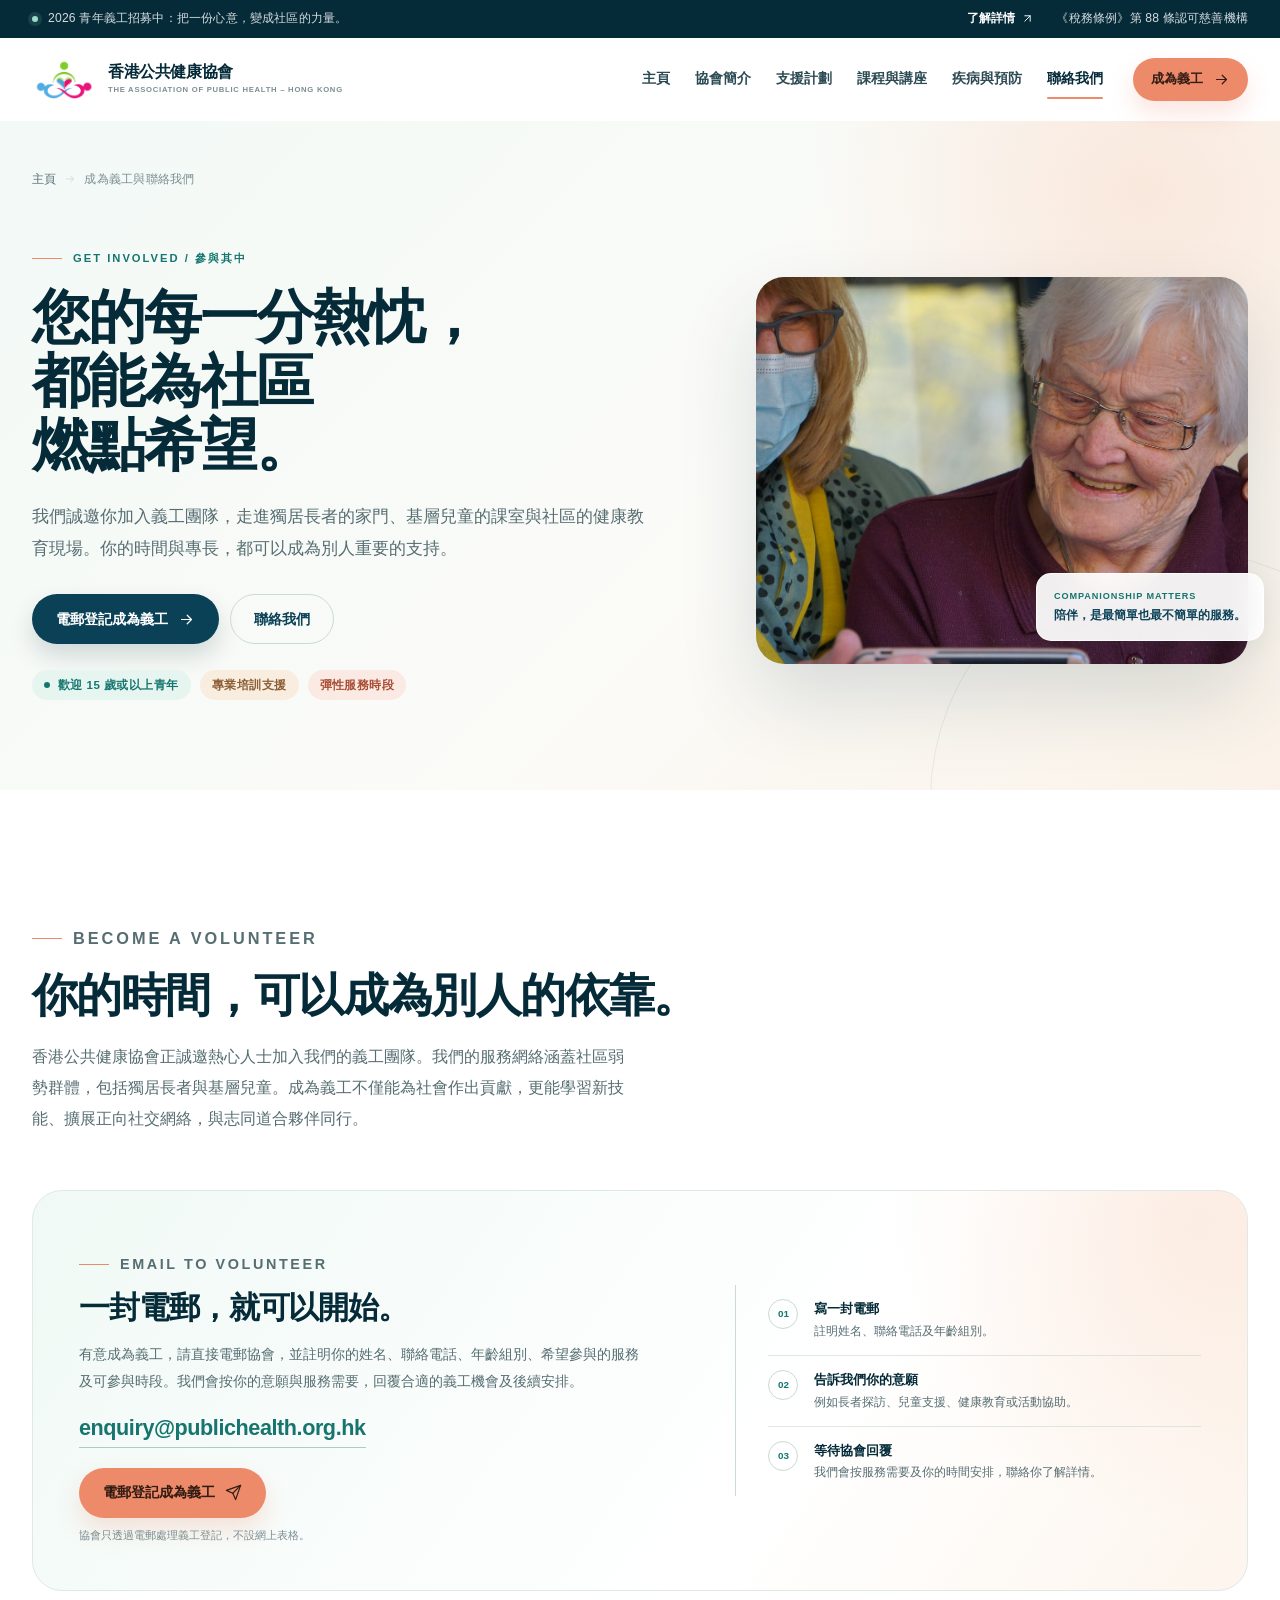
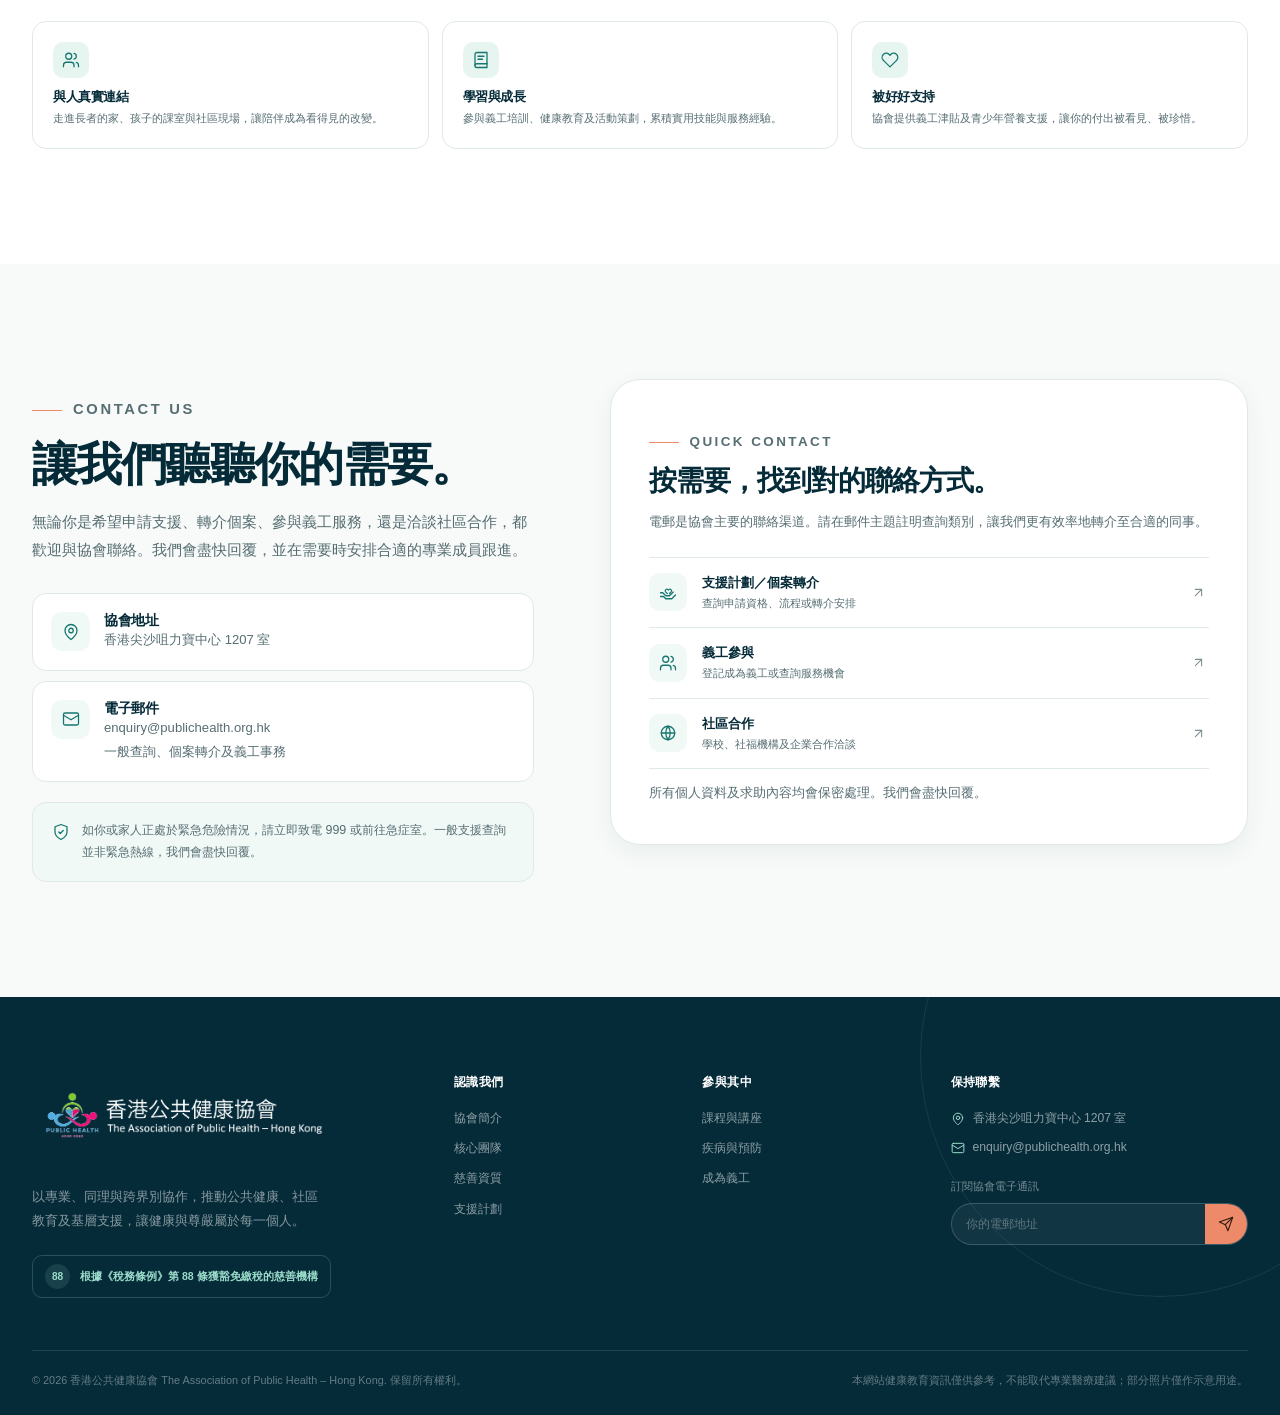
<file: contact.html>
<!DOCTYPE html>
<html lang="zh-Hant-HK">
<head>
  <meta charset="UTF-8">
  <meta name="viewport" content="width=device-width, initial-scale=1.0">
  <title>成為義工與聯絡我們 | 香港公共健康協會</title>
  <meta name="description" content="加入香港公共健康協會義工團隊，服務獨居長者與基層兒童。聯絡地址：香港尖沙咀力寶中心 1207 室，電郵：enquiry@publichealth.org.hk。">
  <meta name="theme-color" content="#073647">
  <link rel="icon" href="favicon.png" type="image/png">
  <script>document.documentElement.classList.add('js');</script>
  <link rel="stylesheet" href="assets/css/styles.css">
</head>
<body>
  <a class="skip-link" href="#main-content">跳至主要內容</a>

  <div class="topbar">
    <div class="container topbar__inner">
      <p class="topbar__message"><span class="topbar__dot" aria-hidden="true"></span>2026 青年義工招募中：把一份心意，變成社區的力量。</p>
      <div class="topbar__right">
        <a href="#volunteer">了解詳情 <svg class="icon" aria-hidden="true"><use href="assets/icons.svg#arrow-up-right"></use></svg></a>
        <span>《稅務條例》第 88 條認可慈善機構</span>
      </div>
    </div>
  </div>

  <header class="site-header">
    <div class="container header__inner">
      <a class="brand" href="index.html" aria-label="香港公共健康協會 — 返回主頁">
        <img class="brand__mark" src="assets/images/aphk-mark.webp" alt="" width="540" height="360">
        <span class="brand__text">
          <span class="brand__name">香港公共健康協會</span>
          <span class="brand__en">The Association of Public Health – Hong Kong</span>
        </span>
      </a>

      <nav class="nav" aria-label="主要導覽">
        <a class="nav__link" data-nav-link href="index.html">主頁</a>
        <a class="nav__link" data-nav-link href="about.html">協會簡介</a>
        <a class="nav__link" data-nav-link href="support.html">支援計劃</a>
        <a class="nav__link" data-nav-link href="courses.html">課程與講座</a>
        <a class="nav__link" data-nav-link href="prevention.html">疾病與預防</a>
        <a class="nav__link" data-nav-link href="contact.html">聯絡我們</a>
      </nav>

      <div class="header__actions">
        <a class="btn btn--accent btn--sm" href="#volunteer">成為義工 <svg class="icon" aria-hidden="true"><use href="assets/icons.svg#arrow-right"></use></svg></a>
      </div>

      <button class="menu-toggle" type="button" data-menu-toggle aria-controls="mobile-nav" aria-expanded="false" aria-label="開啟選單">
        <svg class="icon" aria-hidden="true"><use href="assets/icons.svg#menu"></use></svg>
      </button>
    </div>
  </header>

  <div class="mobile-nav" id="mobile-nav" data-mobile-nav aria-hidden="true">
    <div class="mobile-nav__top">
      <a class="brand" href="index.html" aria-label="香港公共健康協會 — 返回主頁">
        <img class="brand__mark" src="assets/images/aphk-mark.webp" alt="" width="540" height="360">
        <span class="brand__text">
          <span class="brand__name">香港公共健康協會</span>
          <span class="brand__en">The Association of Public Health – Hong Kong</span>
        </span>
      </a>
      <button class="mobile-nav__close" type="button" data-menu-close aria-label="關閉選單">
        <svg class="icon" aria-hidden="true"><use href="assets/icons.svg#close"></use></svg>
      </button>
    </div>
    <nav class="mobile-nav__links" aria-label="流動裝置導覽">
      <a href="index.html">主頁 <svg class="icon" aria-hidden="true"><use href="assets/icons.svg#arrow-up-right"></use></svg></a>
      <a href="about.html">協會簡介 <svg class="icon" aria-hidden="true"><use href="assets/icons.svg#arrow-up-right"></use></svg></a>
      <a href="support.html">支援計劃 <svg class="icon" aria-hidden="true"><use href="assets/icons.svg#arrow-up-right"></use></svg></a>
      <a href="courses.html">課程與講座 <svg class="icon" aria-hidden="true"><use href="assets/icons.svg#arrow-up-right"></use></svg></a>
      <a href="prevention.html">疾病與預防 <svg class="icon" aria-hidden="true"><use href="assets/icons.svg#arrow-up-right"></use></svg></a>
      <a href="contact.html" class="is-active">成為義工與聯絡 <svg class="icon" aria-hidden="true"><use href="assets/icons.svg#arrow-up-right"></use></svg></a>
    </nav>
    <div class="mobile-nav__actions">
      <a class="btn btn--accent btn--block" href="#volunteer">成為義工</a>
    </div>
    <div class="mobile-nav__contact">
      香港尖沙咀力寶中心 1207 室<br>
      <a href="mailto:enquiry@publichealth.org.hk">enquiry@publichealth.org.hk</a>
    </div>
  </div>

  <main id="main-content">
    <section class="page-hero page-hero--contact" aria-labelledby="page-title">
      <div class="container">
        <nav class="breadcrumb" aria-label="麵包屑導覽">
          <a href="index.html">主頁</a>
          <svg class="icon" aria-hidden="true"><use href="assets/icons.svg#arrow-right"></use></svg>
          <span aria-current="page">成為義工與聯絡我們</span>
        </nav>
        <div class="page-hero__grid">
          <div class="page-hero__copy">
            <p class="eyebrow">Get Involved / 參與其中</p>
            <h1 id="page-title">您的每一分熱忱，<br>都能為社區<br>燃點希望。</h1>
            <p class="lede">我們誠邀你加入義工團隊，走進獨居長者的家門、基層兒童的課室與社區的健康教育現場。你的時間與專長，都可以成為別人重要的支持。</p>
            <div class="page-hero__actions">
              <a class="btn btn--primary" href="mailto:enquiry@publichealth.org.hk?subject=%E7%BE%A9%E5%B7%A5%E7%99%BB%E8%A8%98%E6%9F%A5%E8%A9%A2">電郵登記成為義工 <svg class="icon" aria-hidden="true"><use href="assets/icons.svg#arrow-right"></use></svg></a>
              <a class="btn btn--outline" href="#contact">聯絡我們</a>
            </div>
            <div class="page-hero__meta">
              <span class="pill"><span class="pill__dot"></span>歡迎 15 歲或以上青年</span>
              <span class="pill pill--sand">專業培訓支援</span>
              <span class="pill pill--coral">彈性服務時段</span>
            </div>
          </div>
          <div class="page-hero__media">
            <div class="page-hero__image">
              <img src="assets/images/elderly-care.jpg" alt="義工面帶笑容，把手放在長者肩上，陪伴她一起看手機" width="1400" height="933" fetchpriority="high">
            </div>
            <div class="page-hero__caption"><span>Companionship Matters</span>陪伴，是最簡單也最不簡單的服務。</div>
          </div>
        </div>
      </div>
    </section>

    <section class="section" id="volunteer" aria-labelledby="volunteer-heading">
      <div class="container">
        <div class="section-head" data-reveal>
          <div class="section-head__copy">
            <p class="eyebrow">Become A Volunteer</p>
            <h2 id="volunteer-heading">你的時間，可以成為別人的依靠。</h2>
            <p>香港公共健康協會正誠邀熱心人士加入我們的義工團隊。我們的服務網絡涵蓋社區弱勢群體，包括獨居長者與基層兒童。成為義工不僅能為社會作出貢獻，更能學習新技能、擴展正向社交網絡，與志同道合夥伴同行。</p>
          </div>
        </div>

        <div class="volunteer-email" data-reveal>
          <div class="volunteer-email__main">
            <p class="eyebrow">Email To Volunteer</p>
            <h3>一封電郵，就可以開始。</h3>
            <p>有意成為義工，請直接電郵協會，並註明你的姓名、聯絡電話、年齡組別、希望參與的服務及可參與時段。我們會按你的意願與服務需要，回覆合適的義工機會及後續安排。</p>
            <a class="volunteer-email__address" href="mailto:enquiry@publichealth.org.hk?subject=%E7%BE%A9%E5%B7%A5%E7%99%BB%E8%A8%98%E6%9F%A5%E8%A9%A2">enquiry@publichealth.org.hk</a>
            <a class="btn btn--accent" href="mailto:enquiry@publichealth.org.hk?subject=%E7%BE%A9%E5%B7%A5%E7%99%BB%E8%A8%98%E6%9F%A5%E8%A9%A2">電郵登記成為義工 <svg class="icon" aria-hidden="true"><use href="assets/icons.svg#send"></use></svg></a>
            <p class="volunteer-email__note">協會只透過電郵處理義工登記，不設網上表格。</p>
          </div>
          <ol class="volunteer-email__steps">
            <li><span>01</span><div><strong>寫一封電郵</strong><p>註明姓名、聯絡電話及年齡組別。</p></div></li>
            <li><span>02</span><div><strong>告訴我們你的意願</strong><p>例如長者探訪、兒童支援、健康教育或活動協助。</p></div></li>
            <li><span>03</span><div><strong>等待協會回覆</strong><p>我們會按服務需要及你的時間安排，聯絡你了解詳情。</p></div></li>
          </ol>
        </div>

        <div class="volunteer-benefits" data-reveal>
          <article class="benefit">
            <div class="benefit__icon"><svg class="icon" aria-hidden="true"><use href="assets/icons.svg#users"></use></svg></div>
            <h3>與人真實連結</h3>
            <p>走進長者的家、孩子的課室與社區現場，讓陪伴成為看得見的改變。</p>
          </article>
          <article class="benefit">
            <div class="benefit__icon"><svg class="icon" aria-hidden="true"><use href="assets/icons.svg#book"></use></svg></div>
            <h3>學習與成長</h3>
            <p>參與義工培訓、健康教育及活動策劃，累積實用技能與服務經驗。</p>
          </article>
          <article class="benefit">
            <div class="benefit__icon"><svg class="icon" aria-hidden="true"><use href="assets/icons.svg#heart"></use></svg></div>
            <h3>被好好支持</h3>
            <p>協會提供義工津貼及青少年營養支援，讓你的付出被看見、被珍惜。</p>
          </article>
        </div>
      </div>
    </section>

    <section class="section section--mist" id="contact" aria-labelledby="contact-heading">
      <div class="container contact-grid">
        <div class="contact-info" data-reveal>
          <p class="eyebrow">Contact Us</p>
          <h2 id="contact-heading">讓我們聽聽你的需要。</h2>
          <p>無論你是希望申請支援、轉介個案、參與義工服務，還是洽談社區合作，都歡迎與協會聯絡。我們會盡快回覆，並在需要時安排合適的專業成員跟進。</p>

          <div class="contact-cards">
            <div class="contact-card">
              <div class="contact-card__icon"><svg class="icon" aria-hidden="true"><use href="assets/icons.svg#map-pin"></use></svg></div>
              <div>
                <h3>協會地址</h3>
                <p>香港尖沙咀力寶中心 1207 室</p>
              </div>
            </div>
            <div class="contact-card">
              <div class="contact-card__icon"><svg class="icon" aria-hidden="true"><use href="assets/icons.svg#mail"></use></svg></div>
              <div>
                <h3>電子郵件</h3>
                <p><a href="mailto:enquiry@publichealth.org.hk">enquiry@publichealth.org.hk</a></p>
                <p class="contact-card__sub">一般查詢、個案轉介及義工事務</p>
              </div>
            </div>
          </div>

          <div class="confidential-note">
            <svg class="icon" aria-hidden="true"><use href="assets/icons.svg#shield"></use></svg>
            <span>如你或家人正處於緊急危險情況，請立即致電 999 或前往急症室。一般支援查詢並非緊急熱線，我們會盡快回覆。</span>
          </div>
        </div>

        <div class="contact-guide" data-reveal data-reveal-delay="1">
          <p class="eyebrow">Quick Contact</p>
          <h2>按需要，找到對的聯絡方式。</h2>
          <p>電郵是協會主要的聯絡渠道。請在郵件主題註明查詢類別，讓我們更有效率地轉介至合適的同事。</p>
          <div class="contact-guide__list">
            <a href="mailto:enquiry@publichealth.org.hk?subject=%E6%94%AF%E6%8F%B4%E8%A8%88%E5%8A%83%E6%9F%A5%E8%A9%A2">
              <span class="contact-guide__icon"><svg class="icon" aria-hidden="true"><use href="assets/icons.svg#hand-heart"></use></svg></span>
              <span class="contact-guide__copy"><strong>支援計劃／個案轉介</strong><span>查詢申請資格、流程或轉介安排</span></span>
              <svg class="icon" aria-hidden="true"><use href="assets/icons.svg#arrow-up-right"></use></svg>
            </a>
            <a href="mailto:enquiry@publichealth.org.hk?subject=%E7%BE%A9%E5%B7%A5%E7%99%BB%E8%A8%98%E6%9F%A5%E8%A9%A2">
              <span class="contact-guide__icon"><svg class="icon" aria-hidden="true"><use href="assets/icons.svg#users"></use></svg></span>
              <span class="contact-guide__copy"><strong>義工參與</strong><span>登記成為義工或查詢服務機會</span></span>
              <svg class="icon" aria-hidden="true"><use href="assets/icons.svg#arrow-up-right"></use></svg>
            </a>
            <a href="mailto:enquiry@publichealth.org.hk?subject=%E7%A4%BE%E5%8D%80%E5%90%88%E4%BD%9C%E6%9F%A5%E8%A9%A2">
              <span class="contact-guide__icon"><svg class="icon" aria-hidden="true"><use href="assets/icons.svg#globe"></use></svg></span>
              <span class="contact-guide__copy"><strong>社區合作</strong><span>學校、社福機構及企業合作洽談</span></span>
              <svg class="icon" aria-hidden="true"><use href="assets/icons.svg#arrow-up-right"></use></svg>
            </a>
          </div>
          <p class="contact-guide__note">所有個人資料及求助內容均會保密處理。我們會盡快回覆。</p>
        </div>
      </div>
    </section>

  </main>

  <footer class="site-footer">
    <div class="container">
      <div class="footer__main">
        <div class="footer__brand">
          <a class="brand brand--footer" href="index.html" aria-label="香港公共健康協會 — 返回主頁">
            <img class="footer__logo" src="assets/images/aphk-logo-reverse.webp" alt="香港公共健康協會 — The Association of Public Health, Hong Kong" width="3015" height="765">
          </a>
          <p class="footer__mission">以專業、同理與跨界別協作，推動公共健康、社區教育及基層支援，讓健康與尊嚴屬於每一個人。</p>
          <div class="footer__seal"><span>88</span> 根據《稅務條例》第 88 條獲豁免繳稅的慈善機構</div>
        </div>
        <div class="footer__col">
          <h3>認識我們</h3>
          <nav class="footer__links" aria-label="認識我們">
            <a href="about.html">協會簡介</a>
            <a href="about.html#team">核心團隊</a>
            <a href="about.html#governance">慈善資質</a>
            <a href="support.html">支援計劃</a>
          </nav>
        </div>
        <div class="footer__col">
          <h3>參與其中</h3>
          <nav class="footer__links" aria-label="參與其中">
            <a href="courses.html">課程與講座</a>
            <a href="prevention.html">疾病與預防</a>
            <a href="contact.html#volunteer">成為義工</a>
          </nav>
        </div>
        <div class="footer__col footer__col--newsletter">
          <h3>保持聯繫</h3>
          <div class="footer__contact">
            <div class="footer__contact-row"><svg class="icon" aria-hidden="true"><use href="assets/icons.svg#map-pin"></use></svg><span>香港尖沙咀力寶中心 1207 室</span></div>
            <div class="footer__contact-row"><svg class="icon" aria-hidden="true"><use href="assets/icons.svg#mail"></use></svg><a href="mailto:enquiry@publichealth.org.hk">enquiry@publichealth.org.hk</a></div>
          </div>
          <form class="newsletter" data-newsletter>
            <label for="footer-email">訂閱協會電子通訊</label>
            <div class="newsletter__row">
              <input id="footer-email" name="email" type="email" autocomplete="email" placeholder="你的電郵地址" required>
              <button type="submit" aria-label="訂閱電子通訊"><svg class="icon" aria-hidden="true"><use href="assets/icons.svg#send"></use></svg></button>
            </div>
            <p class="newsletter__status" data-newsletter-status aria-live="polite"></p>
          </form>
        </div>
      </div>
      <div class="footer__bottom">
        <p>© <span data-year>2026</span> 香港公共健康協會 The Association of Public Health – Hong Kong. 保留所有權利。</p>
        <p>本網站健康教育資訊僅供參考，不能取代專業醫療建議；部分照片僅作示意用途。</p>
      </div>
    </div>
  </footer>

  <button class="back-to-top" type="button" data-back-to-top aria-label="返回頁面頂部">
    <svg class="icon" aria-hidden="true"><use href="assets/icons.svg#arrow-right"></use></svg>
  </button>

  <script src="assets/js/main.js" defer></script>
</body>
</html>
</file>
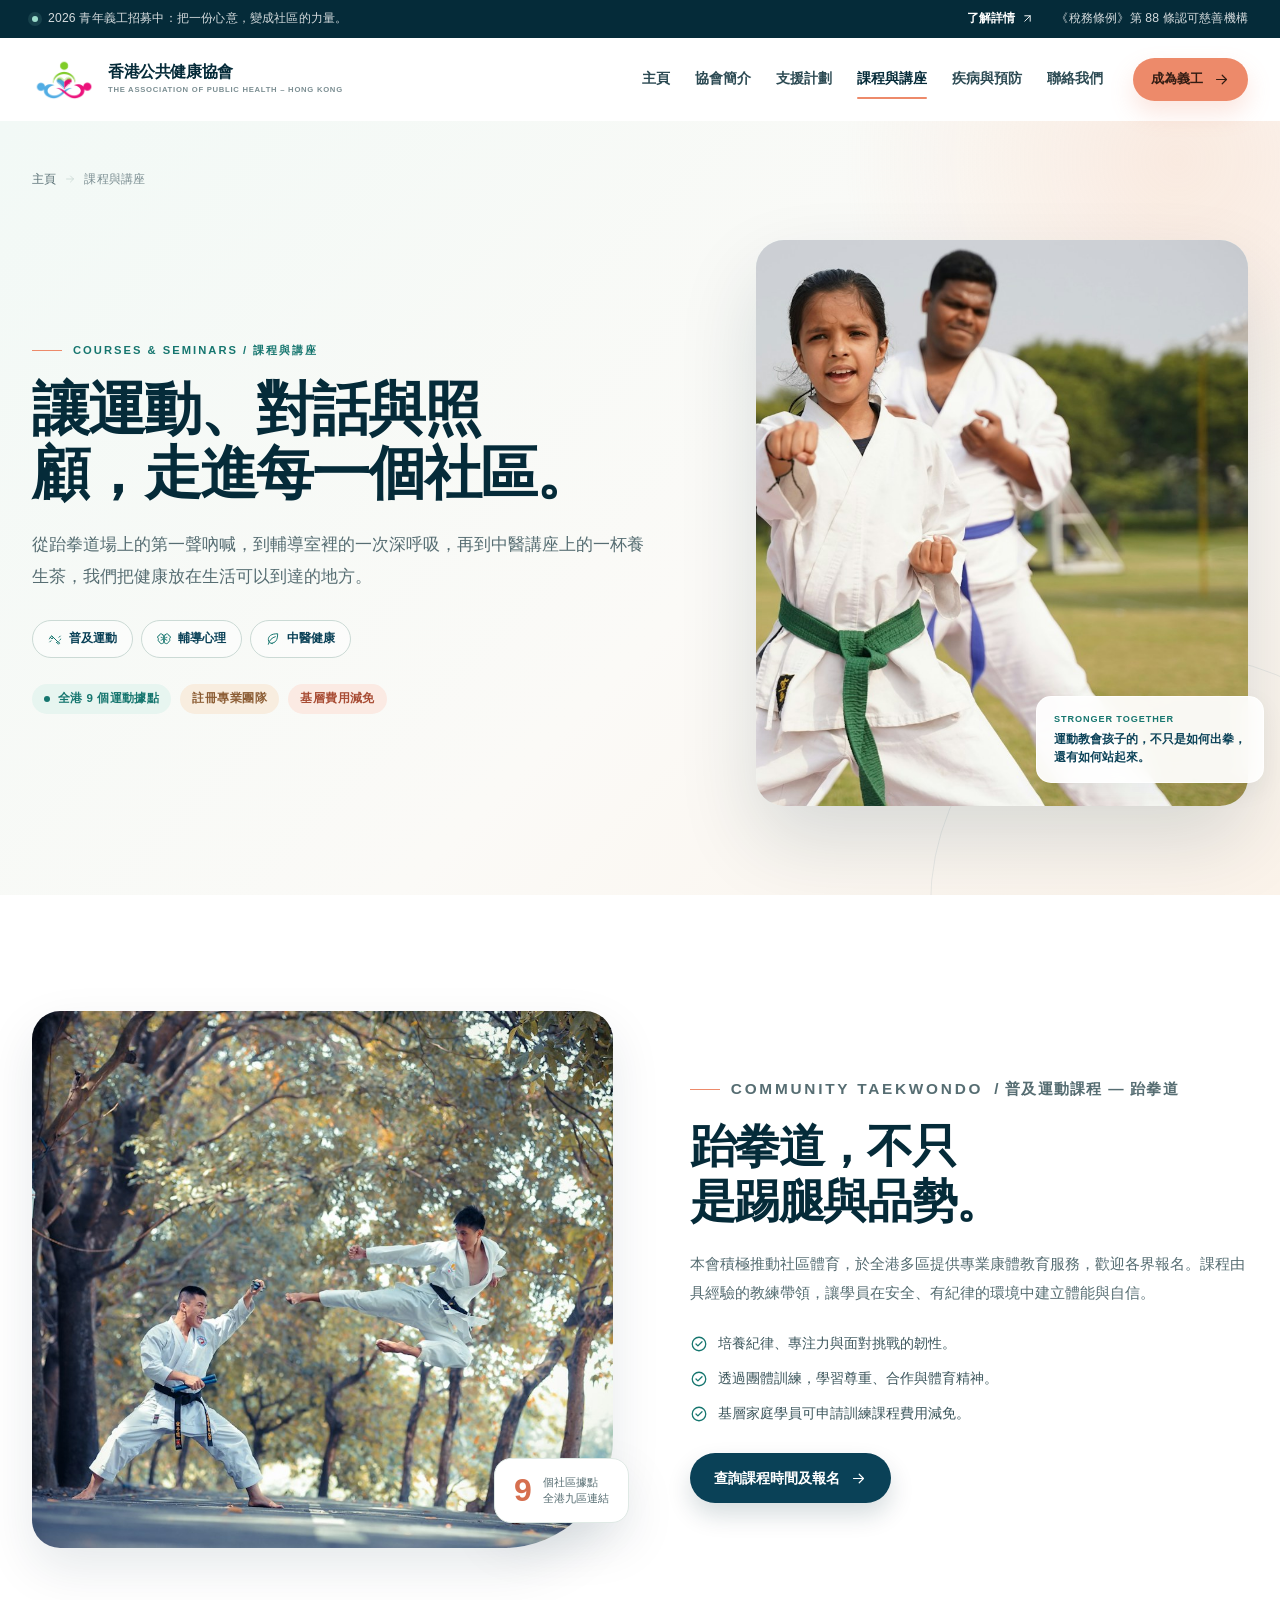
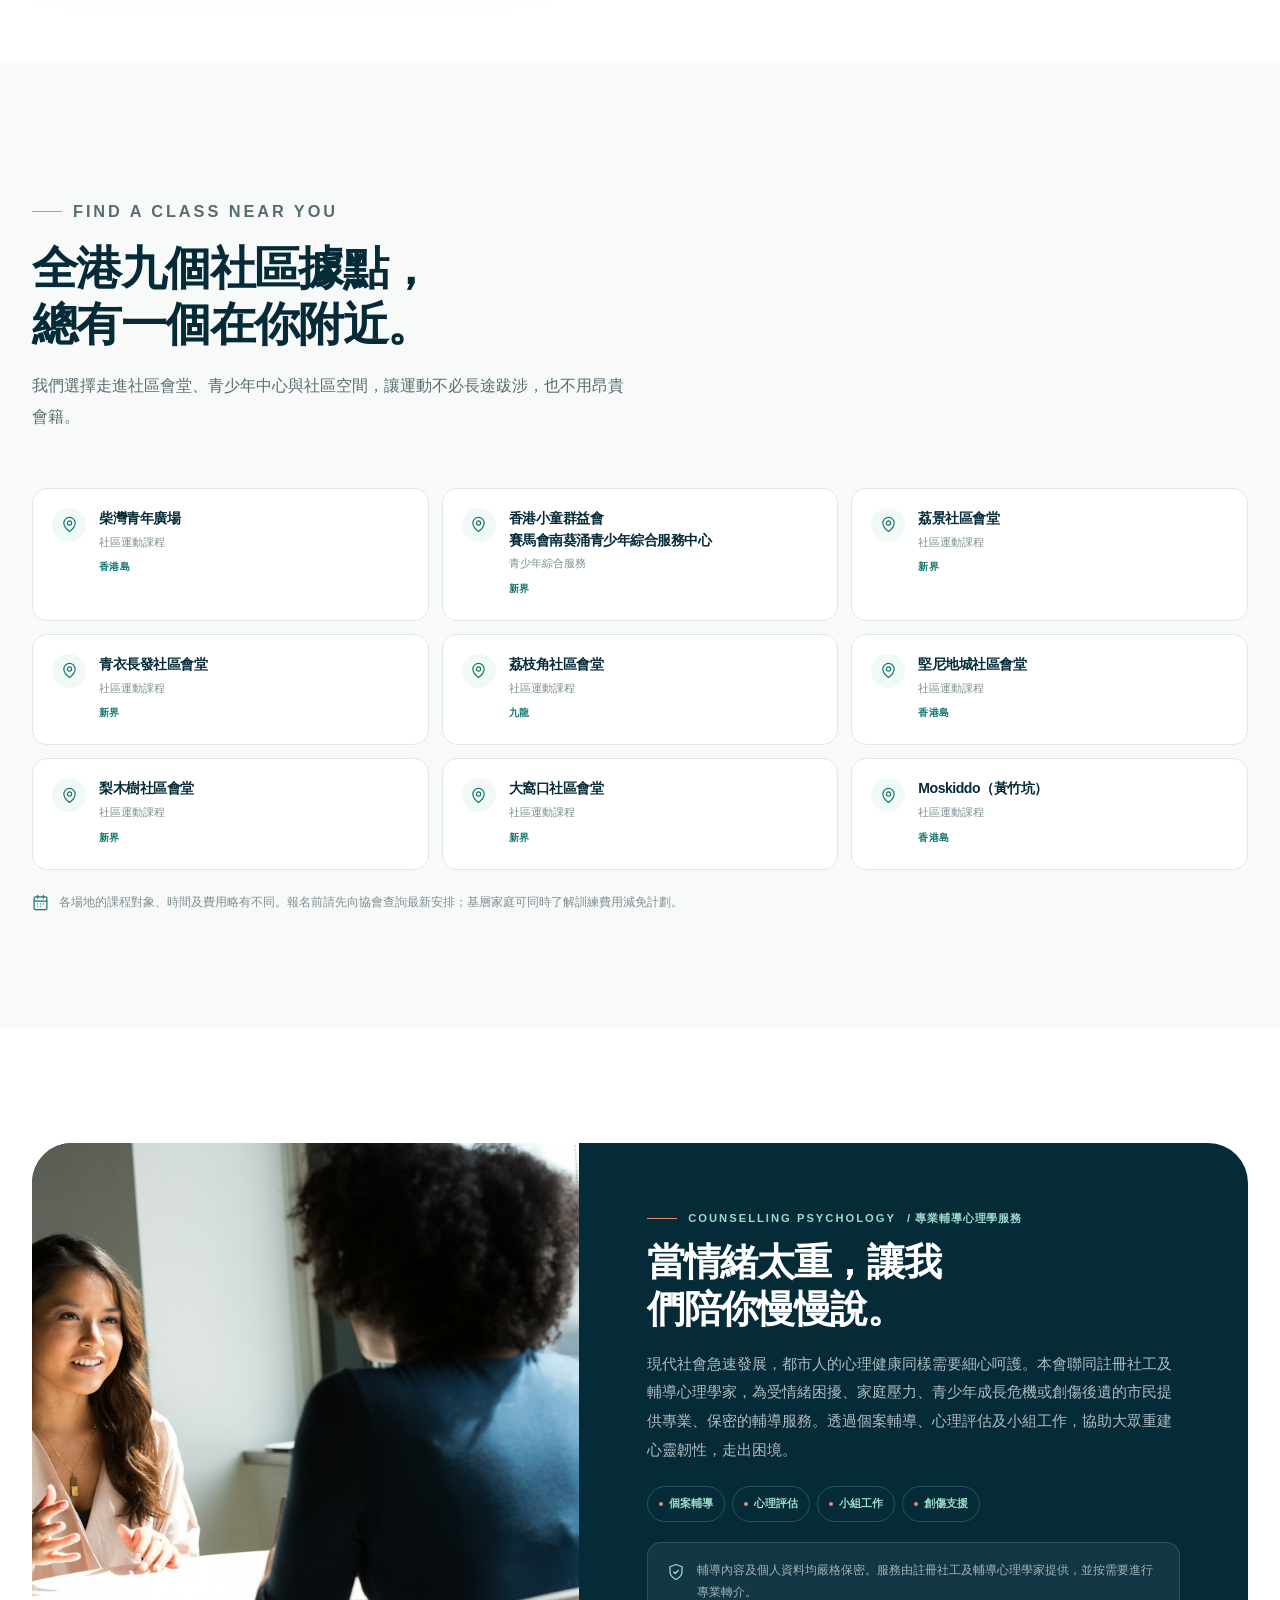
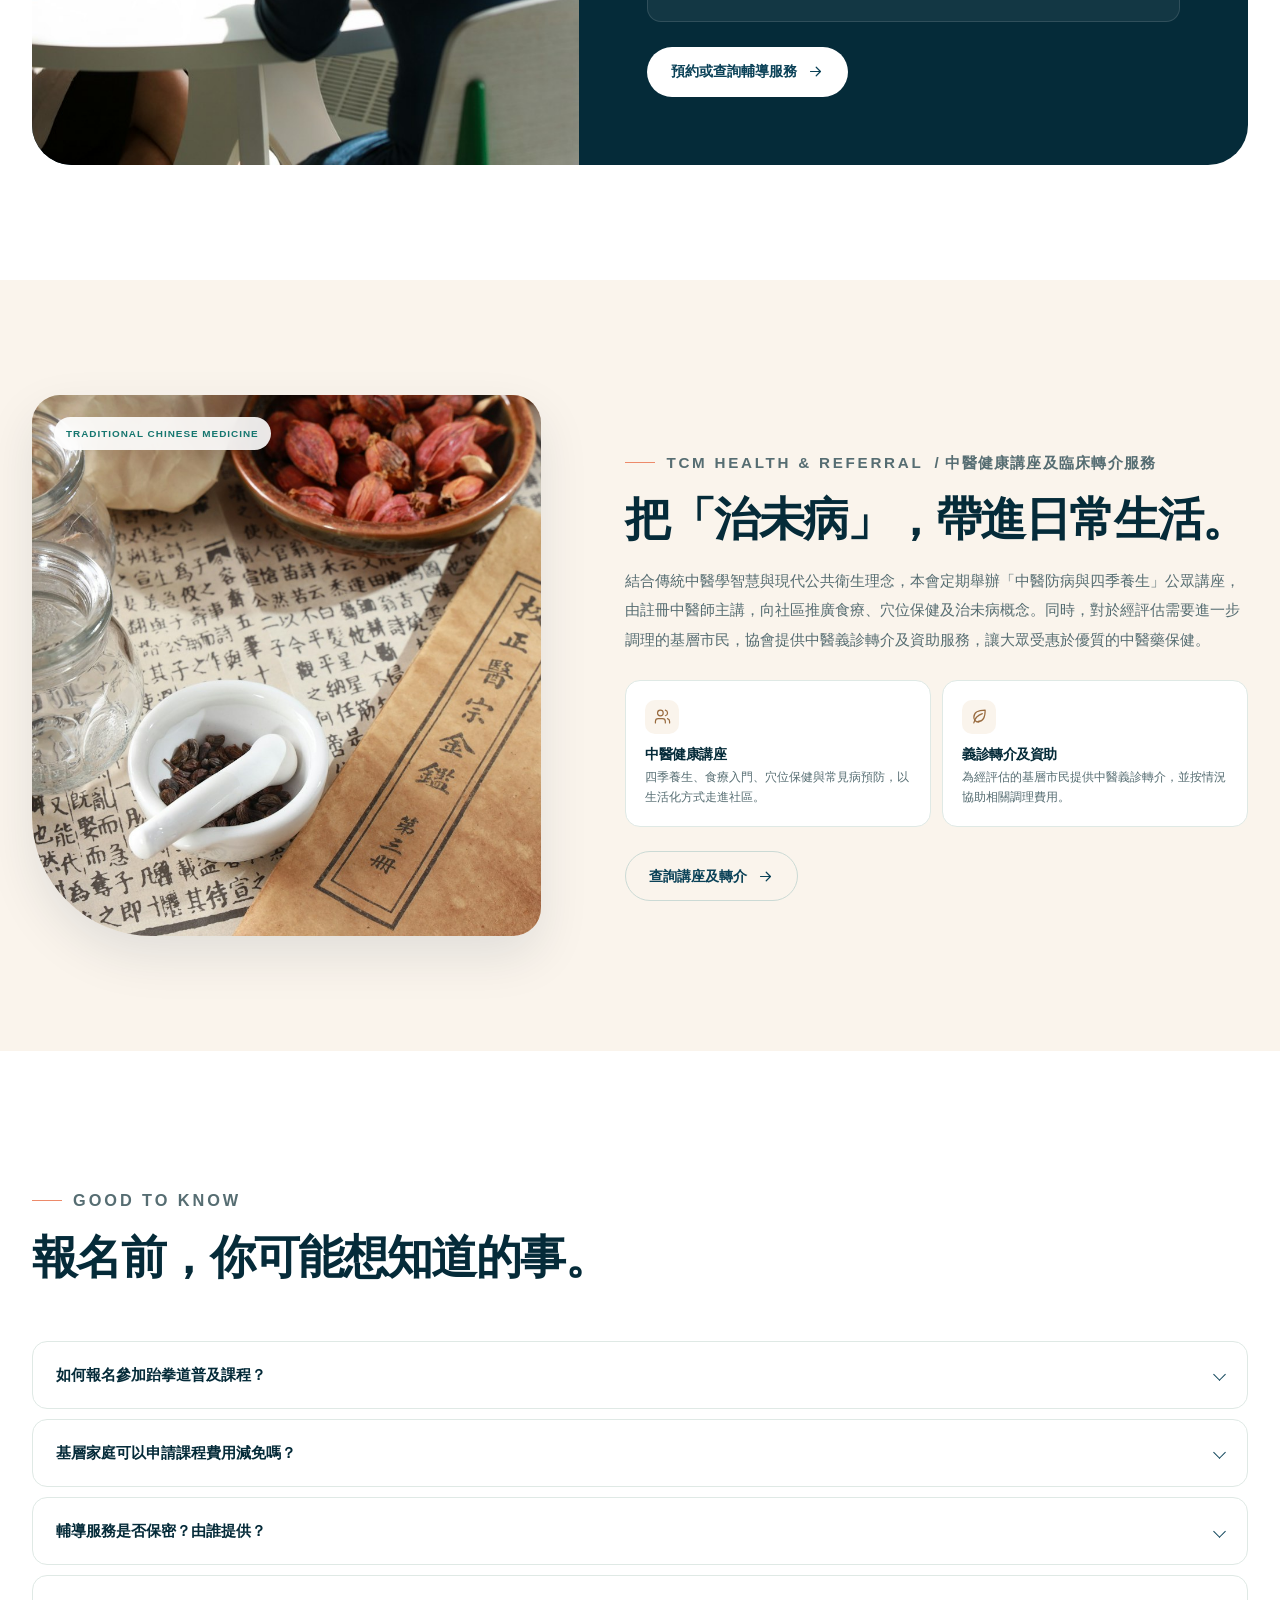
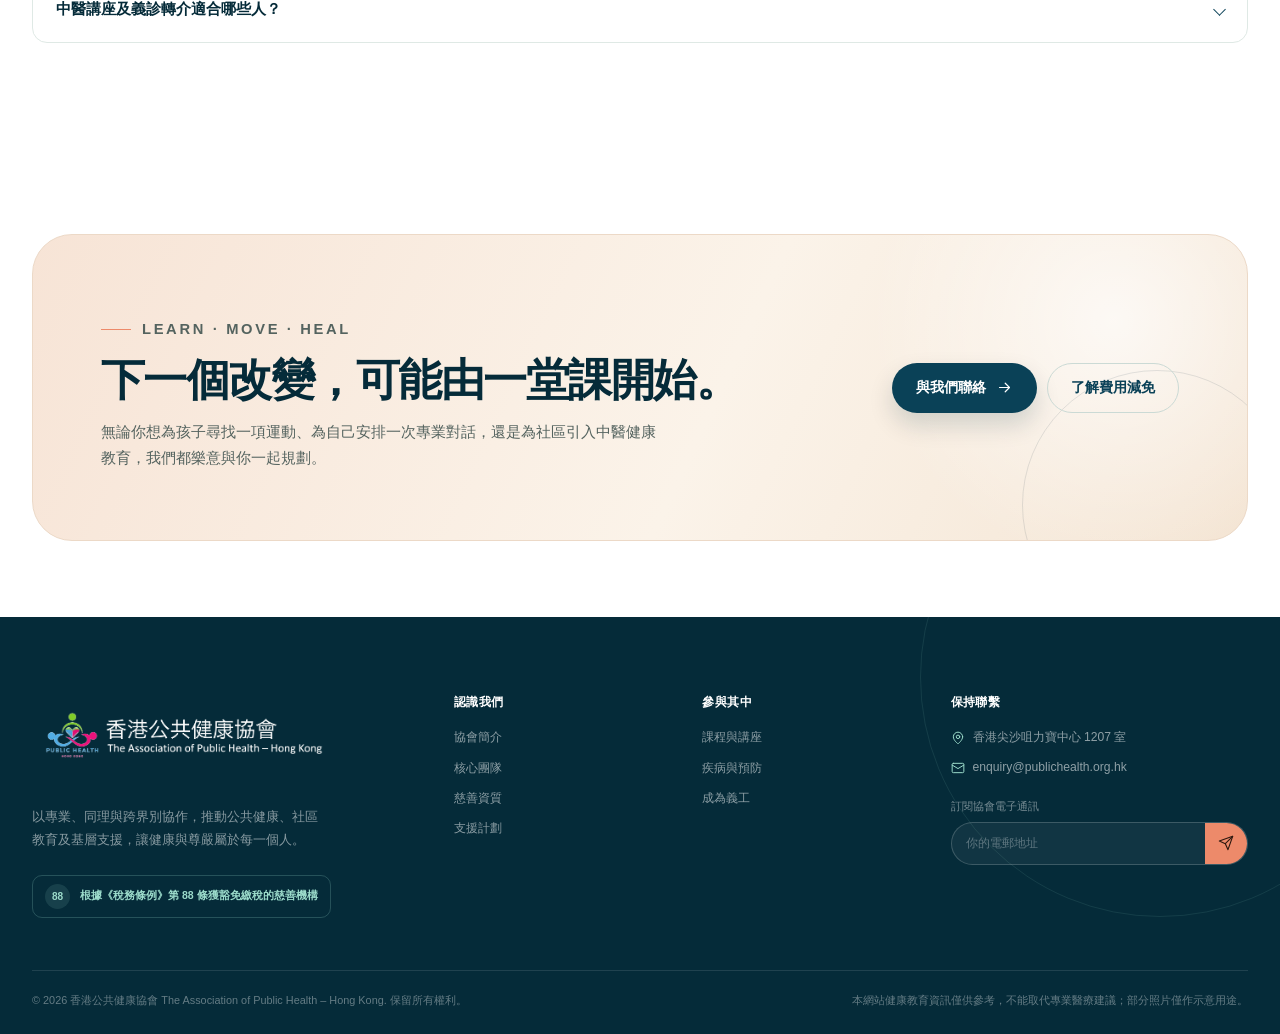
<file: courses.html>
<!DOCTYPE html>
<html lang="zh-Hant-HK">
<head>
  <meta charset="UTF-8">
  <meta name="viewport" content="width=device-width, initial-scale=1.0">
  <title>課程與講座 | 香港公共健康協會</title>
  <meta name="description" content="香港公共健康協會於全港九個社區據點提供跆拳道普及課程，並聯同註冊社工及輔導心理學家提供專業輔導，以及舉辦中醫健康講座與臨床轉介服務。">
  <meta name="theme-color" content="#073647">
  <link rel="icon" href="favicon.png" type="image/png">
  <script>document.documentElement.classList.add('js');</script>
  <link rel="stylesheet" href="assets/css/styles.css">
</head>
<body>
  <a class="skip-link" href="#main-content">跳至主要內容</a>

  <div class="topbar">
    <div class="container topbar__inner">
      <p class="topbar__message"><span class="topbar__dot" aria-hidden="true"></span>2026 青年義工招募中：把一份心意，變成社區的力量。</p>
      <div class="topbar__right">
        <a href="contact.html#volunteer">了解詳情 <svg class="icon" aria-hidden="true"><use href="assets/icons.svg#arrow-up-right"></use></svg></a>
        <span>《稅務條例》第 88 條認可慈善機構</span>
      </div>
    </div>
  </div>

  <header class="site-header">
    <div class="container header__inner">
      <a class="brand" href="index.html" aria-label="香港公共健康協會 — 返回主頁">
        <img class="brand__mark" src="assets/images/aphk-mark.webp" alt="" width="540" height="360">
        <span class="brand__text">
          <span class="brand__name">香港公共健康協會</span>
          <span class="brand__en">The Association of Public Health – Hong Kong</span>
        </span>
      </a>

      <nav class="nav" aria-label="主要導覽">
        <a class="nav__link" data-nav-link href="index.html">主頁</a>
        <a class="nav__link" data-nav-link href="about.html">協會簡介</a>
        <a class="nav__link" data-nav-link href="support.html">支援計劃</a>
        <a class="nav__link" data-nav-link href="courses.html">課程與講座</a>
        <a class="nav__link" data-nav-link href="prevention.html">疾病與預防</a>
        <a class="nav__link" data-nav-link href="contact.html">聯絡我們</a>
      </nav>

      <div class="header__actions">
        <a class="btn btn--accent btn--sm" href="contact.html#volunteer">成為義工 <svg class="icon" aria-hidden="true"><use href="assets/icons.svg#arrow-right"></use></svg></a>
      </div>

      <button class="menu-toggle" type="button" data-menu-toggle aria-controls="mobile-nav" aria-expanded="false" aria-label="開啟選單">
        <svg class="icon" aria-hidden="true"><use href="assets/icons.svg#menu"></use></svg>
      </button>
    </div>
  </header>

  <div class="mobile-nav" id="mobile-nav" data-mobile-nav aria-hidden="true">
    <div class="mobile-nav__top">
      <a class="brand" href="index.html" aria-label="香港公共健康協會 — 返回主頁">
        <img class="brand__mark" src="assets/images/aphk-mark.webp" alt="" width="540" height="360">
        <span class="brand__text">
          <span class="brand__name">香港公共健康協會</span>
          <span class="brand__en">The Association of Public Health – Hong Kong</span>
        </span>
      </a>
      <button class="mobile-nav__close" type="button" data-menu-close aria-label="關閉選單">
        <svg class="icon" aria-hidden="true"><use href="assets/icons.svg#close"></use></svg>
      </button>
    </div>
    <nav class="mobile-nav__links" aria-label="流動裝置導覽">
      <a href="index.html">主頁 <svg class="icon" aria-hidden="true"><use href="assets/icons.svg#arrow-up-right"></use></svg></a>
      <a href="about.html">協會簡介 <svg class="icon" aria-hidden="true"><use href="assets/icons.svg#arrow-up-right"></use></svg></a>
      <a href="support.html">支援計劃 <svg class="icon" aria-hidden="true"><use href="assets/icons.svg#arrow-up-right"></use></svg></a>
      <a href="courses.html" class="is-active">課程與講座 <svg class="icon" aria-hidden="true"><use href="assets/icons.svg#arrow-up-right"></use></svg></a>
      <a href="prevention.html">疾病與預防 <svg class="icon" aria-hidden="true"><use href="assets/icons.svg#arrow-up-right"></use></svg></a>
      <a href="contact.html">成為義工與聯絡 <svg class="icon" aria-hidden="true"><use href="assets/icons.svg#arrow-up-right"></use></svg></a>
    </nav>
    <div class="mobile-nav__actions">
      <a class="btn btn--accent btn--block" href="contact.html#volunteer">成為義工</a>
    </div>
    <div class="mobile-nav__contact">
      香港尖沙咀力寶中心 1207 室<br>
      <a href="mailto:enquiry@publichealth.org.hk">enquiry@publichealth.org.hk</a>
    </div>
  </div>

  <main id="main-content">
    <section class="page-hero" aria-labelledby="page-title">
      <div class="container">
        <nav class="breadcrumb" aria-label="麵包屑導覽">
          <a href="index.html">主頁</a>
          <svg class="icon" aria-hidden="true"><use href="assets/icons.svg#arrow-right"></use></svg>
          <span aria-current="page">課程與講座</span>
        </nav>
        <div class="page-hero__grid">
          <div class="page-hero__copy">
            <p class="eyebrow">Courses &amp; Seminars / 課程與講座</p>
            <h1 id="page-title">讓運動、對話與照顧，走進每一個社區。</h1>
            <p class="lede">從跆拳道場上的第一聲吶喊，到輔導室裡的一次深呼吸，再到中醫講座上的一杯養生茶，我們把健康放在生活可以到達的地方。</p>
            <div class="anchor-pills">
              <a href="#taekwondo"><svg class="icon" aria-hidden="true"><use href="assets/icons.svg#dumbbell"></use></svg>普及運動</a>
              <a href="#counselling"><svg class="icon" aria-hidden="true"><use href="assets/icons.svg#brain"></use></svg>輔導心理</a>
              <a href="#tcm"><svg class="icon" aria-hidden="true"><use href="assets/icons.svg#leaf"></use></svg>中醫健康</a>
            </div>
            <div class="page-hero__meta">
              <span class="pill"><span class="pill__dot"></span>全港 9 個運動據點</span>
              <span class="pill pill--sand">註冊專業團隊</span>
              <span class="pill pill--coral">基層費用減免</span>
            </div>
          </div>
          <div class="page-hero__media">
            <div class="page-hero__image page-hero__image--portrait">
              <img src="assets/images/taekwondo-kids.jpg" alt="兒童在戶外練習跆拳道，神情專注而自信" width="1200" height="960" fetchpriority="high">
            </div>
            <div class="page-hero__caption"><span>Stronger Together</span>運動教會孩子的，不只是如何出拳，還有如何站起來。</div>
          </div>
        </div>
      </div>
    </section>

    <section class="section" id="taekwondo" aria-labelledby="taekwondo-heading">
      <div class="container">
        <div class="course-feature">
          <div class="course-feature__media" data-reveal>
            <div class="course-feature__image">
              <img src="assets/images/taekwondo-action.jpg" alt="跆拳道學員在道場中躍起踢腿，展現力量與專注" width="1200" height="800" loading="lazy">
            </div>
            <div class="course-feature__stat"><strong>9</strong><span>個社區據點<br>全港九區連結</span></div>
          </div>
          <div class="course-feature__copy" data-reveal data-reveal-delay="1">
            <p class="eyebrow">Community Taekwondo <span class="eyebrow__zh">/ 普及運動課程 — 跆拳道</span></p>
            <h2 id="taekwondo-heading">跆拳道，不只是踢腿與品勢。</h2>
            <p>本會積極推動社區體育，於全港多區提供專業康體教育服務，歡迎各界報名。課程由具經驗的教練帶領，讓學員在安全、有紀律的環境中建立體能與自信。</p>
            <ul class="feature-list">
              <li><svg class="icon" aria-hidden="true"><use href="assets/icons.svg#check-circle"></use></svg>培養紀律、專注力與面對挑戰的韌性。</li>
              <li><svg class="icon" aria-hidden="true"><use href="assets/icons.svg#check-circle"></use></svg>透過團體訓練，學習尊重、合作與體育精神。</li>
              <li><svg class="icon" aria-hidden="true"><use href="assets/icons.svg#check-circle"></use></svg>基層家庭學員可申請訓練課程費用減免。</li>
            </ul>
            <a class="btn btn--primary" href="mailto:enquiry@publichealth.org.hk?subject=查詢：跆拳道普及課程" style="margin-top: 28px;">查詢課程時間及報名 <svg class="icon" aria-hidden="true"><use href="assets/icons.svg#arrow-right"></use></svg></a>
          </div>
        </div>
      </div>
    </section>

    <section class="section section--mist" aria-labelledby="venues-heading">
      <div class="container">
        <div class="section-head" data-reveal>
          <div class="section-head__copy">
            <p class="eyebrow">Find A Class Near You</p>
            <h2 id="venues-heading">全港九個社區據點，總有一個在你附近。</h2>
            <p>我們選擇走進社區會堂、青少年中心與社區空間，讓運動不必長途跋涉，也不用昂貴會籍。</p>
          </div>
        </div>

        <div class="venue-grid">
          <article class="venue-card" data-reveal>
            <div class="venue-card__pin"><svg class="icon" aria-hidden="true"><use href="assets/icons.svg#map-pin"></use></svg></div>
            <div><h3>柴灣青年廣場</h3><p>社區運動課程</p><span class="venue-card__region">香港島</span></div>
          </article>
          <article class="venue-card" data-reveal data-reveal-delay="1">
            <div class="venue-card__pin"><svg class="icon" aria-hidden="true"><use href="assets/icons.svg#map-pin"></use></svg></div>
            <div><h3>香港小童群益會<br>賽馬會南葵涌青少年綜合服務中心</h3><p>青少年綜合服務</p><span class="venue-card__region">新界</span></div>
          </article>
          <article class="venue-card" data-reveal data-reveal-delay="2">
            <div class="venue-card__pin"><svg class="icon" aria-hidden="true"><use href="assets/icons.svg#map-pin"></use></svg></div>
            <div><h3>荔景社區會堂</h3><p>社區運動課程</p><span class="venue-card__region">新界</span></div>
          </article>
          <article class="venue-card" data-reveal>
            <div class="venue-card__pin"><svg class="icon" aria-hidden="true"><use href="assets/icons.svg#map-pin"></use></svg></div>
            <div><h3>青衣長發社區會堂</h3><p>社區運動課程</p><span class="venue-card__region">新界</span></div>
          </article>
          <article class="venue-card" data-reveal data-reveal-delay="1">
            <div class="venue-card__pin"><svg class="icon" aria-hidden="true"><use href="assets/icons.svg#map-pin"></use></svg></div>
            <div><h3>荔枝角社區會堂</h3><p>社區運動課程</p><span class="venue-card__region">九龍</span></div>
          </article>
          <article class="venue-card" data-reveal data-reveal-delay="2">
            <div class="venue-card__pin"><svg class="icon" aria-hidden="true"><use href="assets/icons.svg#map-pin"></use></svg></div>
            <div><h3>堅尼地城社區會堂</h3><p>社區運動課程</p><span class="venue-card__region">香港島</span></div>
          </article>
          <article class="venue-card" data-reveal>
            <div class="venue-card__pin"><svg class="icon" aria-hidden="true"><use href="assets/icons.svg#map-pin"></use></svg></div>
            <div><h3>梨木樹社區會堂</h3><p>社區運動課程</p><span class="venue-card__region">新界</span></div>
          </article>
          <article class="venue-card" data-reveal data-reveal-delay="1">
            <div class="venue-card__pin"><svg class="icon" aria-hidden="true"><use href="assets/icons.svg#map-pin"></use></svg></div>
            <div><h3>大窩口社區會堂</h3><p>社區運動課程</p><span class="venue-card__region">新界</span></div>
          </article>
          <article class="venue-card" data-reveal data-reveal-delay="2">
            <div class="venue-card__pin"><svg class="icon" aria-hidden="true"><use href="assets/icons.svg#map-pin"></use></svg></div>
            <div><h3>Moskiddo（黃竹坑）</h3><p>社區運動課程</p><span class="venue-card__region">香港島</span></div>
          </article>
        </div>
        <p class="course-note" data-reveal>
          <svg class="icon" aria-hidden="true"><use href="assets/icons.svg#calendar"></use></svg>
          各場地的課程對象、時間及費用略有不同。報名前請先向協會查詢最新安排；基層家庭可同時了解訓練費用減免計劃。
        </p>
      </div>
    </section>

    <section class="section" id="counselling" aria-labelledby="counselling-heading">
      <div class="container">
        <div class="counselling-band" data-reveal>
          <div class="counselling-band__grid">
            <div class="counselling-band__media">
              <img src="assets/images/counselling.jpg" alt="輔導心理學家與市民在明亮空間中進行面對面傾談" width="1200" height="800" loading="lazy">
            </div>
            <div class="counselling-band__content">
              <p class="eyebrow eyebrow--light">Counselling Psychology <span class="eyebrow__zh">/ 專業輔導心理學服務</span></p>
              <h2 id="counselling-heading">當情緒太重，讓我們陪你慢慢說。</h2>
              <p class="counselling-band__intro">現代社會急速發展，都市人的心理健康同樣需要細心呵護。本會聯同註冊社工及輔導心理學家，為受情緒困擾、家庭壓力、青少年成長危機或創傷後遺的市民提供專業、保密的輔導服務。透過個案輔導、心理評估及小組工作，協助大眾重建心靈韌性，走出困境。</p>
              <div class="service-pills">
                <span>個案輔導</span>
                <span>心理評估</span>
                <span>小組工作</span>
                <span>創傷支援</span>
              </div>
              <div class="confidential-note">
                <svg class="icon" aria-hidden="true"><use href="assets/icons.svg#shield"></use></svg>
                <span>輔導內容及個人資料均嚴格保密。服務由註冊社工及輔導心理學家提供，並按需要進行專業轉介。</span>
              </div>
              <a class="btn btn--light" href="mailto:enquiry@publichealth.org.hk?subject=查詢：專業輔導心理學服務">預約或查詢輔導服務 <svg class="icon" aria-hidden="true"><use href="assets/icons.svg#arrow-right"></use></svg></a>
            </div>
          </div>
        </div>
      </div>
    </section>

    <section class="section section--sand" id="tcm" aria-labelledby="tcm-heading">
      <div class="container tcm-grid">
        <div class="tcm-media" data-reveal>
          <img src="assets/images/tcm-herbs.jpg" alt="中藥材、玻璃杯與中醫典籍整齊排列，呈現傳統中醫智慧" width="1400" height="933" loading="lazy">
          <span class="tcm-media__label">Traditional Chinese Medicine</span>
        </div>
        <div class="tcm-copy" data-reveal data-reveal-delay="1">
          <p class="eyebrow">TCM Health &amp; Referral <span class="eyebrow__zh">/ 中醫健康講座及臨床轉介服務</span></p>
          <h2 id="tcm-heading">把「治未病」，帶進日常生活。</h2>
          <p>結合傳統中醫學智慧與現代公共衛生理念，本會定期舉辦「中醫防病與四季養生」公眾講座，由註冊中醫師主講，向社區推廣食療、穴位保健及治未病概念。同時，對於經評估需要進一步調理的基層市民，協會提供中醫義診轉介及資助服務，讓大眾受惠於優質的中醫藥保健。</p>
          <div class="tcm-cards">
            <article class="tcm-card">
              <div class="tcm-card__icon"><svg class="icon" aria-hidden="true"><use href="assets/icons.svg#users"></use></svg></div>
              <h3>中醫健康講座</h3>
              <p>四季養生、食療入門、穴位保健與常見病預防，以生活化方式走進社區。</p>
            </article>
            <article class="tcm-card">
              <div class="tcm-card__icon"><svg class="icon" aria-hidden="true"><use href="assets/icons.svg#leaf"></use></svg></div>
              <h3>義診轉介及資助</h3>
              <p>為經評估的基層市民提供中醫義診轉介，並按情況協助相關調理費用。</p>
            </article>
          </div>
          <a class="btn btn--outline" href="mailto:enquiry@publichealth.org.hk?subject=查詢：中醫健康講座及臨床轉介服務" style="margin-top: 24px;">查詢講座及轉介 <svg class="icon" aria-hidden="true"><use href="assets/icons.svg#arrow-right"></use></svg></a>
        </div>
      </div>
    </section>

    <section class="section" aria-labelledby="faq-heading">
      <div class="container">
        <div class="section-head" data-reveal>
          <div class="section-head__copy">
            <p class="eyebrow">Good To Know</p>
            <h2 id="faq-heading">報名前，你可能想知道的事。</h2>
          </div>
        </div>
        <div class="faq-list" data-reveal>
          <details class="faq-item">
            <summary>如何報名參加跆拳道普及課程？</summary>
            <div class="faq-item__body">請電郵 <a href="mailto:enquiry@publichealth.org.hk">enquiry@publichealth.org.hk</a>，註明有興趣的場地、學員年齡及聯絡方法。協會將回覆該場地的最新課程時間、對象及收費安排。</div>
          </details>
          <details class="faq-item">
            <summary>基層家庭可以申請課程費用減免嗎？</summary>
            <div class="faq-item__body">可以。協會設有「訓練課程費用減免計劃」，針對低收入家庭兒童提供運動訓練課程費用之減免或全免。申請會按家庭經濟狀況及個別需要評估，詳情可向協會查詢。</div>
          </details>
          <details class="faq-item">
            <summary>輔導服務是否保密？由誰提供？</summary>
            <div class="faq-item__body">輔導服務由註冊社工及輔導心理學家提供，內容及個人資料均嚴格保密。協會會在首次接觸時說明服務範圍、私隱安排及轉介機制，讓你在充分知情下決定是否繼續。</div>
          </details>
          <details class="faq-item">
            <summary>中醫講座及義診轉介適合哪些人？</summary>
            <div class="faq-item__body">中醫健康講座歡迎公眾參加，內容以預防保健及四季養生為主。義診轉介及資助則按個別健康需要及經濟狀況評估，並由註冊中醫師提供專業意見。</div>
          </details>
        </div>
      </div>
    </section>

    <section class="section-sm" aria-labelledby="courses-cta">
      <div class="container">
        <div class="cta-band" data-reveal>
          <div class="cta-band__grid">
            <div class="cta-band__copy">
              <p class="eyebrow">Learn · Move · Heal</p>
              <h2 id="courses-cta">下一個改變，可能由一堂課開始。</h2>
              <p>無論你想為孩子尋找一項運動、為自己安排一次專業對話，還是為社區引入中醫健康教育，我們都樂意與你一起規劃。</p>
            </div>
            <div class="cta-band__actions">
              <a class="btn btn--primary" href="contact.html">與我們聯絡 <svg class="icon" aria-hidden="true"><use href="assets/icons.svg#arrow-right"></use></svg></a>
              <a class="btn btn--outline" href="support.html#fee-waiver">了解費用減免</a>
            </div>
          </div>
        </div>
      </div>
    </section>
  </main>

  <footer class="site-footer">
    <div class="container">
      <div class="footer__main">
        <div class="footer__brand">
          <a class="brand brand--footer" href="index.html" aria-label="香港公共健康協會 — 返回主頁">
            <img class="footer__logo" src="assets/images/aphk-logo-reverse.webp" alt="香港公共健康協會 — The Association of Public Health, Hong Kong" width="3015" height="765">
          </a>
          <p class="footer__mission">以專業、同理與跨界別協作，推動公共健康、社區教育及基層支援，讓健康與尊嚴屬於每一個人。</p>
          <div class="footer__seal"><span>88</span> 根據《稅務條例》第 88 條獲豁免繳稅的慈善機構</div>
        </div>
        <div class="footer__col">
          <h3>認識我們</h3>
          <nav class="footer__links" aria-label="認識我們">
            <a href="about.html">協會簡介</a>
            <a href="about.html#team">核心團隊</a>
            <a href="about.html#governance">慈善資質</a>
            <a href="support.html">支援計劃</a>
          </nav>
        </div>
        <div class="footer__col">
          <h3>參與其中</h3>
          <nav class="footer__links" aria-label="參與其中">
            <a href="courses.html">課程與講座</a>
            <a href="prevention.html">疾病與預防</a>
            <a href="contact.html#volunteer">成為義工</a>
          </nav>
        </div>
        <div class="footer__col footer__col--newsletter">
          <h3>保持聯繫</h3>
          <div class="footer__contact">
            <div class="footer__contact-row"><svg class="icon" aria-hidden="true"><use href="assets/icons.svg#map-pin"></use></svg><span>香港尖沙咀力寶中心 1207 室</span></div>
            <div class="footer__contact-row"><svg class="icon" aria-hidden="true"><use href="assets/icons.svg#mail"></use></svg><a href="mailto:enquiry@publichealth.org.hk">enquiry@publichealth.org.hk</a></div>
          </div>
          <form class="newsletter" data-newsletter>
            <label for="footer-email">訂閱協會電子通訊</label>
            <div class="newsletter__row">
              <input id="footer-email" name="email" type="email" autocomplete="email" placeholder="你的電郵地址" required>
              <button type="submit" aria-label="訂閱電子通訊"><svg class="icon" aria-hidden="true"><use href="assets/icons.svg#send"></use></svg></button>
            </div>
            <p class="newsletter__status" data-newsletter-status aria-live="polite"></p>
          </form>
        </div>
      </div>
      <div class="footer__bottom">
        <p>© <span data-year>2026</span> 香港公共健康協會 The Association of Public Health – Hong Kong. 保留所有權利。</p>
        <p>本網站健康教育資訊僅供參考，不能取代專業醫療建議；部分照片僅作示意用途。</p>
      </div>
    </div>
  </footer>

  <button class="back-to-top" type="button" data-back-to-top aria-label="返回頁面頂部">
    <svg class="icon" aria-hidden="true"><use href="assets/icons.svg#arrow-right"></use></svg>
  </button>

  <script src="assets/js/main.js" defer></script>
</body>
</html>
</file>
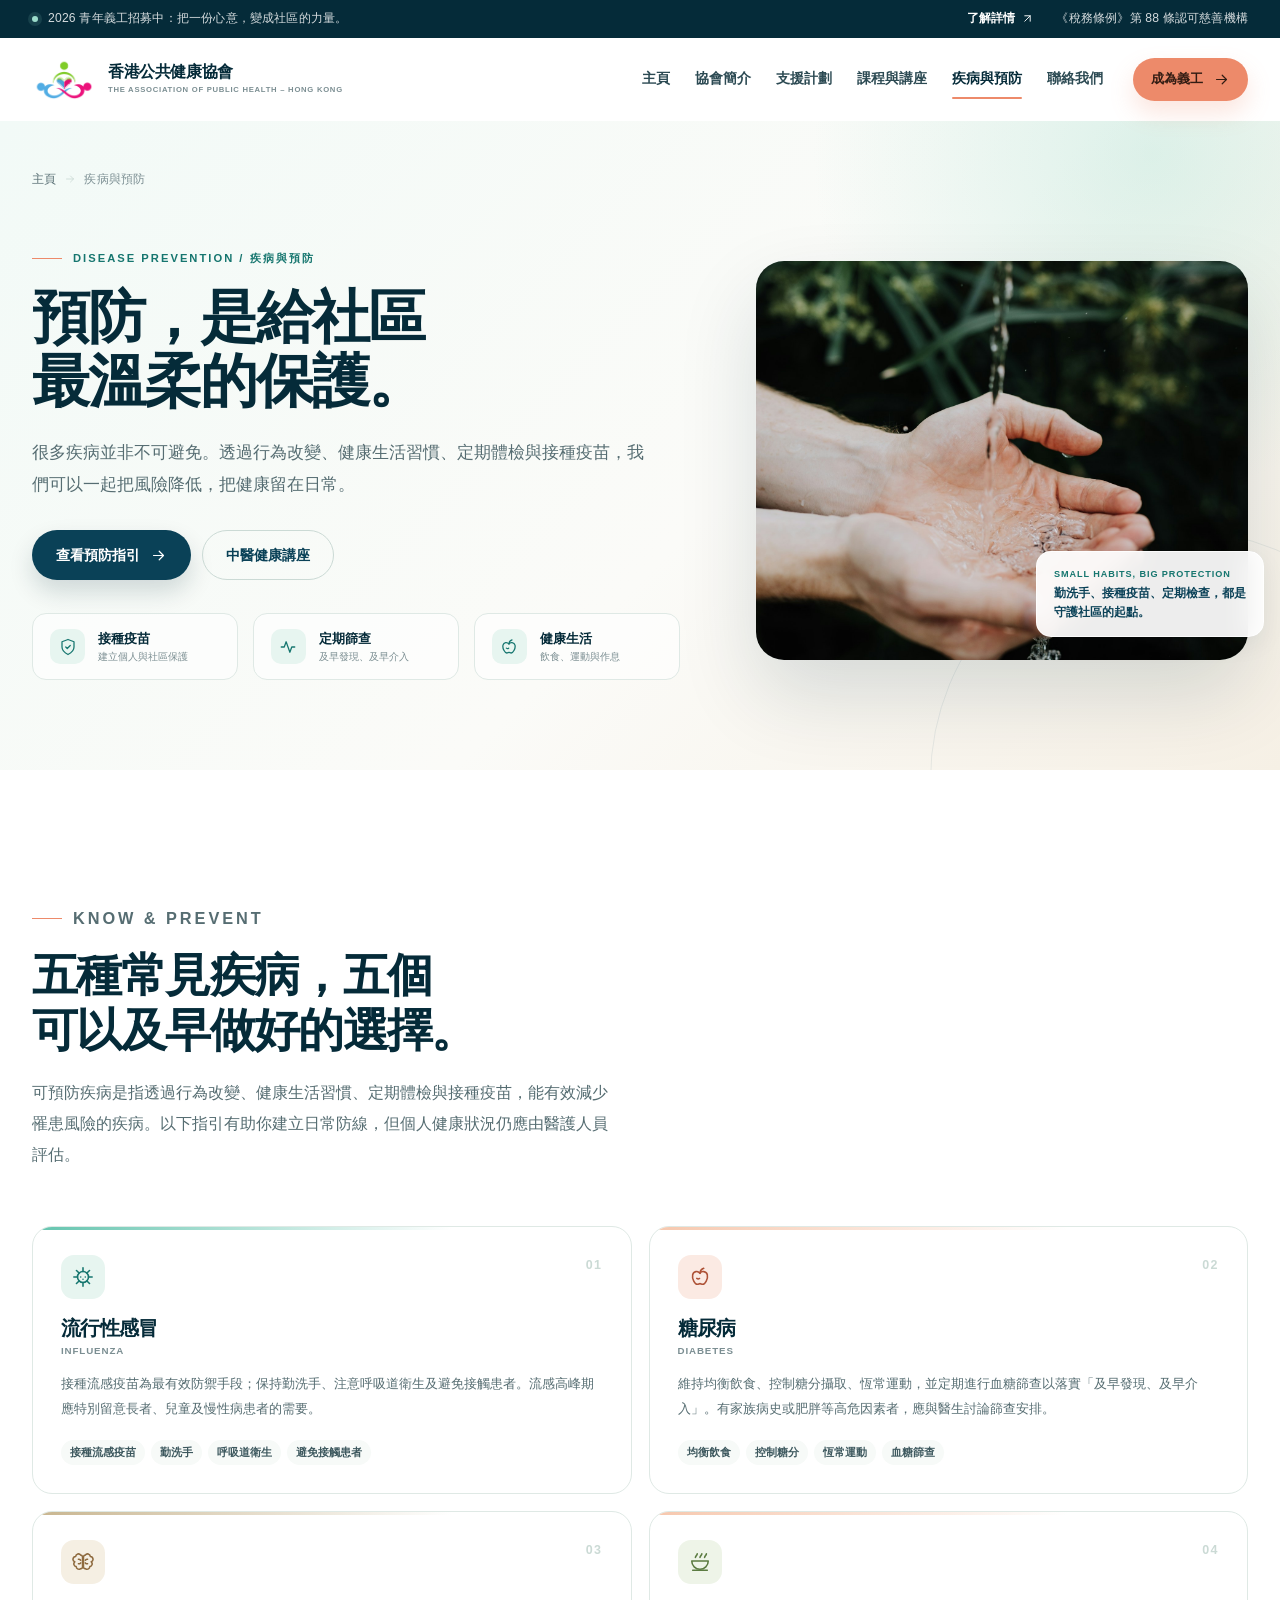
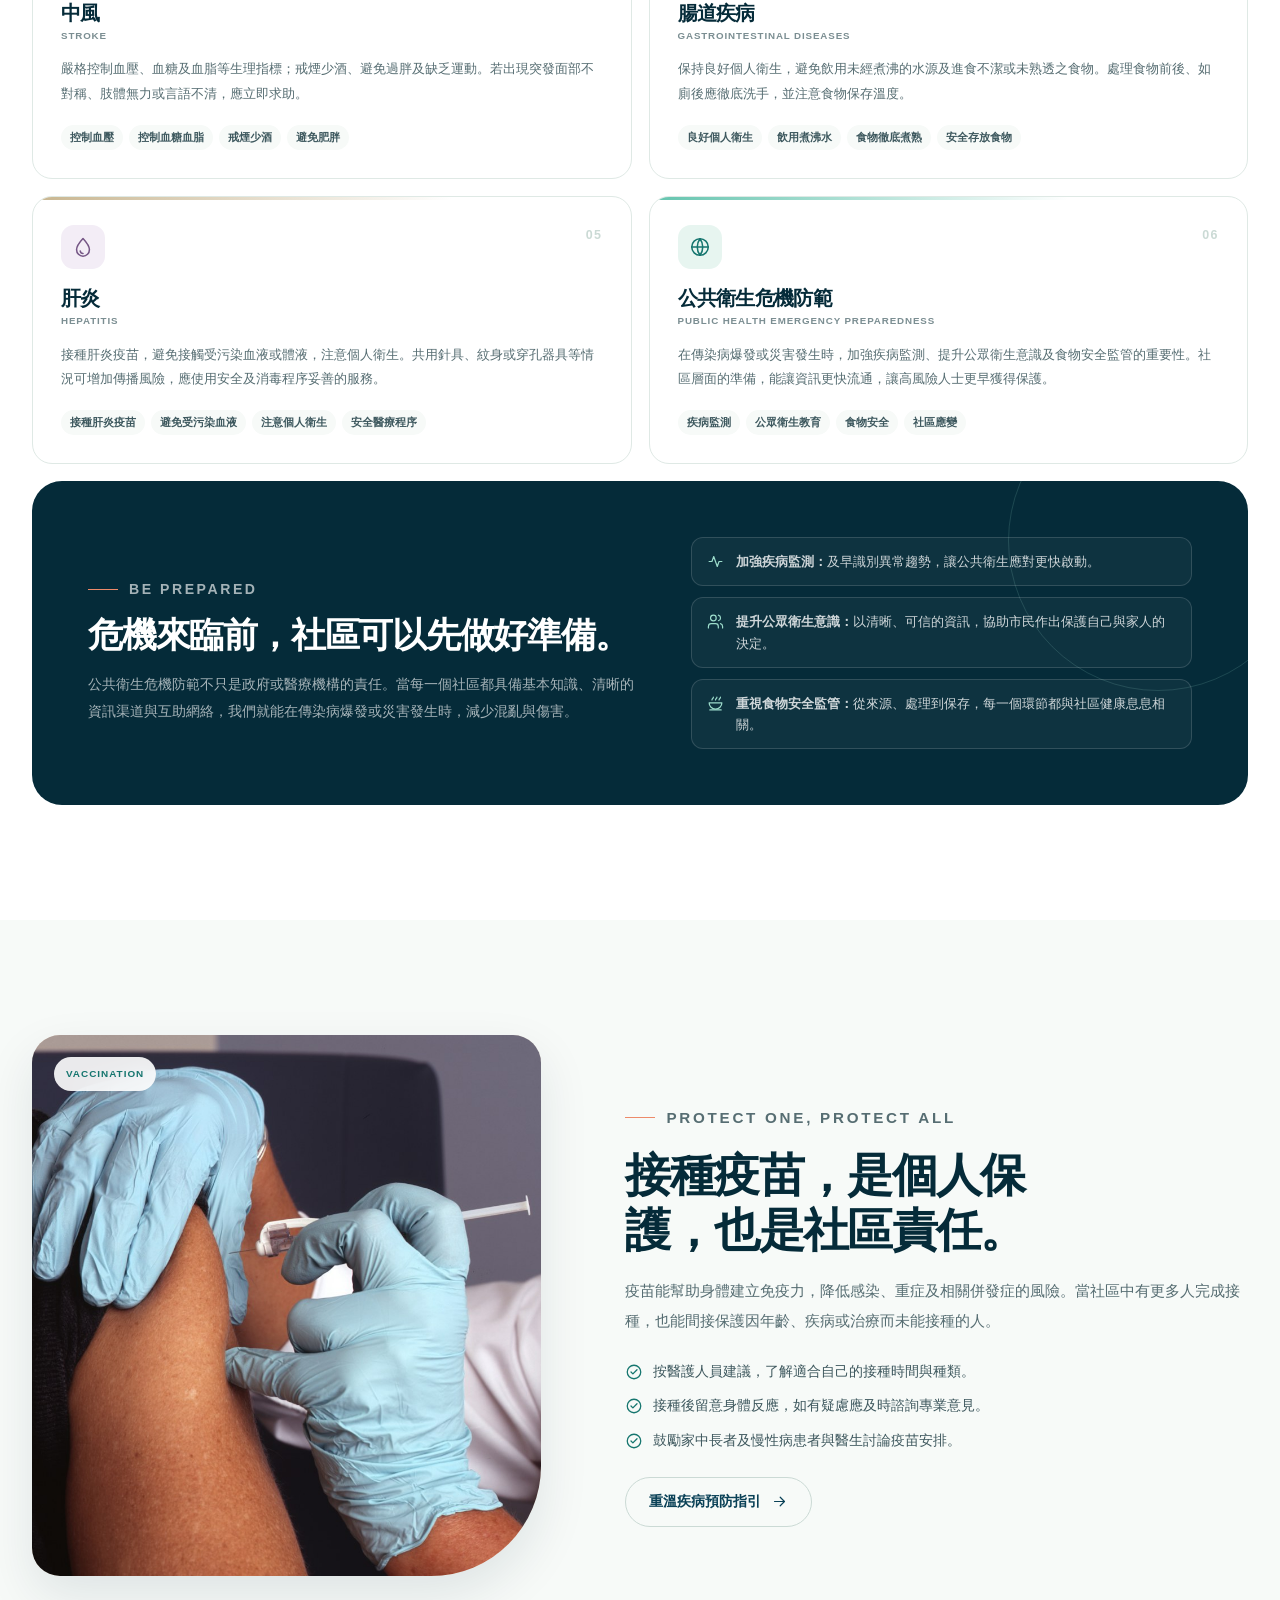
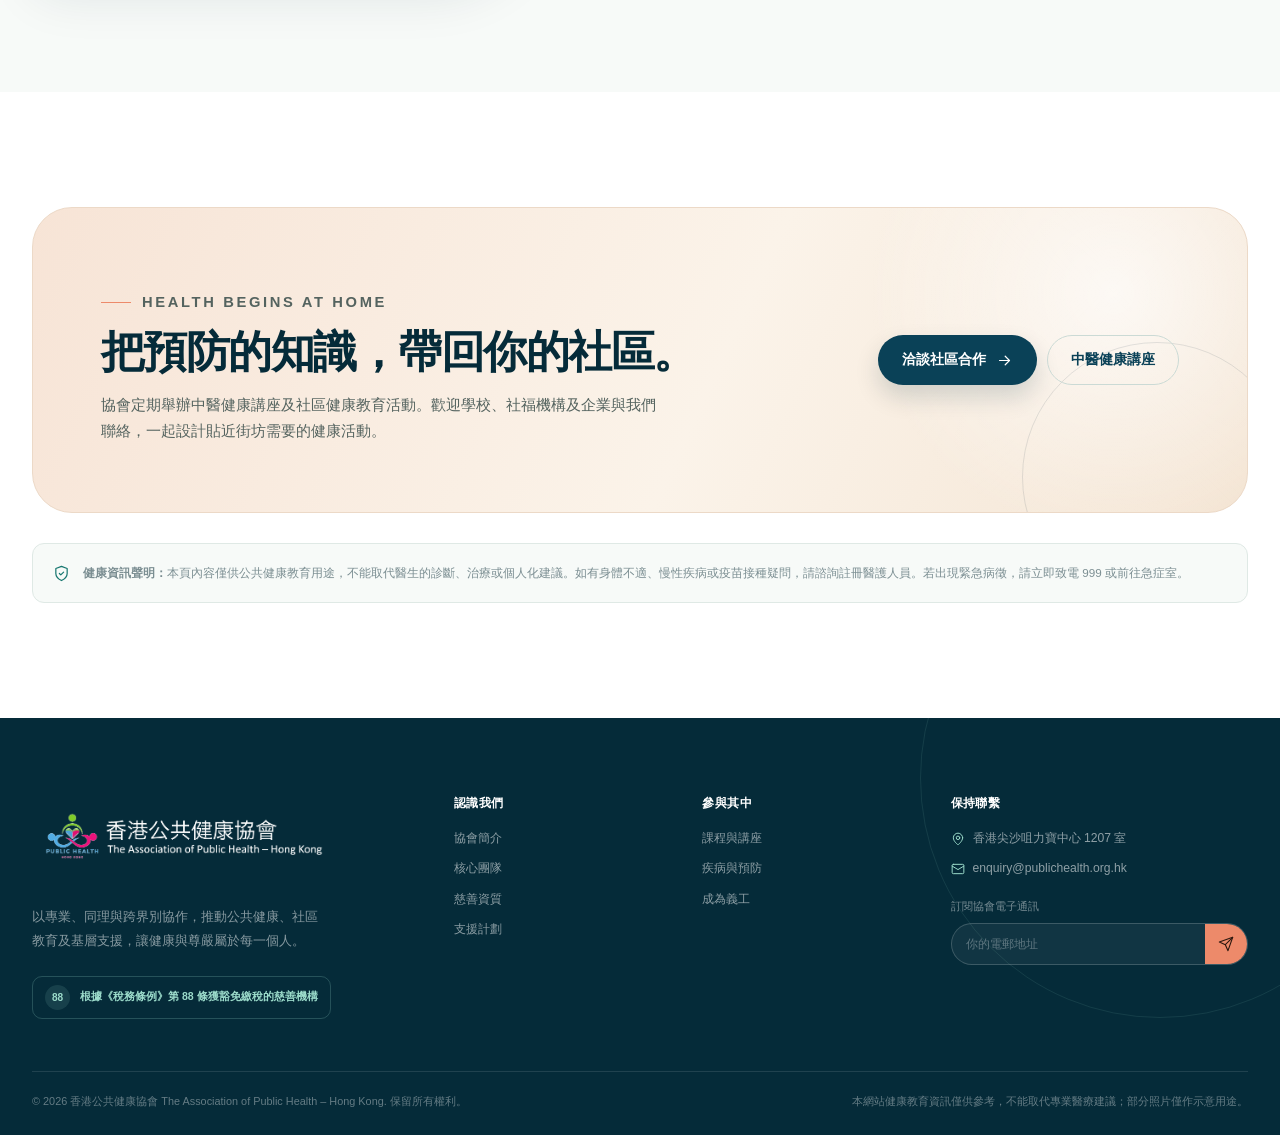
<file: prevention.html>
<!DOCTYPE html>
<html lang="zh-Hant-HK">
<head>
  <meta charset="UTF-8">
  <meta name="viewport" content="width=device-width, initial-scale=1.0">
  <title>疾病與預防 | 香港公共健康協會</title>
  <meta name="description" content="認識流行性感冒、糖尿病、中風、腸道疾病及肝炎的預防重點，以及傳染病爆發與災害期間的公共衛生危機防範。">
  <meta name="theme-color" content="#073647">
  <link rel="icon" href="favicon.png" type="image/png">
  <script>document.documentElement.classList.add('js');</script>
  <link rel="stylesheet" href="assets/css/styles.css">
</head>
<body>
  <a class="skip-link" href="#main-content">跳至主要內容</a>

  <div class="topbar">
    <div class="container topbar__inner">
      <p class="topbar__message"><span class="topbar__dot" aria-hidden="true"></span>2026 青年義工招募中：把一份心意，變成社區的力量。</p>
      <div class="topbar__right">
        <a href="contact.html#volunteer">了解詳情 <svg class="icon" aria-hidden="true"><use href="assets/icons.svg#arrow-up-right"></use></svg></a>
        <span>《稅務條例》第 88 條認可慈善機構</span>
      </div>
    </div>
  </div>

  <header class="site-header">
    <div class="container header__inner">
      <a class="brand" href="index.html" aria-label="香港公共健康協會 — 返回主頁">
        <img class="brand__mark" src="assets/images/aphk-mark.webp" alt="" width="540" height="360">
        <span class="brand__text">
          <span class="brand__name">香港公共健康協會</span>
          <span class="brand__en">The Association of Public Health – Hong Kong</span>
        </span>
      </a>

      <nav class="nav" aria-label="主要導覽">
        <a class="nav__link" data-nav-link href="index.html">主頁</a>
        <a class="nav__link" data-nav-link href="about.html">協會簡介</a>
        <a class="nav__link" data-nav-link href="support.html">支援計劃</a>
        <a class="nav__link" data-nav-link href="courses.html">課程與講座</a>
        <a class="nav__link" data-nav-link href="prevention.html">疾病與預防</a>
        <a class="nav__link" data-nav-link href="contact.html">聯絡我們</a>
      </nav>

      <div class="header__actions">
        <a class="btn btn--accent btn--sm" href="contact.html#volunteer">成為義工 <svg class="icon" aria-hidden="true"><use href="assets/icons.svg#arrow-right"></use></svg></a>
      </div>

      <button class="menu-toggle" type="button" data-menu-toggle aria-controls="mobile-nav" aria-expanded="false" aria-label="開啟選單">
        <svg class="icon" aria-hidden="true"><use href="assets/icons.svg#menu"></use></svg>
      </button>
    </div>
  </header>

  <div class="mobile-nav" id="mobile-nav" data-mobile-nav aria-hidden="true">
    <div class="mobile-nav__top">
      <a class="brand" href="index.html" aria-label="香港公共健康協會 — 返回主頁">
        <img class="brand__mark" src="assets/images/aphk-mark.webp" alt="" width="540" height="360">
        <span class="brand__text">
          <span class="brand__name">香港公共健康協會</span>
          <span class="brand__en">The Association of Public Health – Hong Kong</span>
        </span>
      </a>
      <button class="mobile-nav__close" type="button" data-menu-close aria-label="關閉選單">
        <svg class="icon" aria-hidden="true"><use href="assets/icons.svg#close"></use></svg>
      </button>
    </div>
    <nav class="mobile-nav__links" aria-label="流動裝置導覽">
      <a href="index.html">主頁 <svg class="icon" aria-hidden="true"><use href="assets/icons.svg#arrow-up-right"></use></svg></a>
      <a href="about.html">協會簡介 <svg class="icon" aria-hidden="true"><use href="assets/icons.svg#arrow-up-right"></use></svg></a>
      <a href="support.html">支援計劃 <svg class="icon" aria-hidden="true"><use href="assets/icons.svg#arrow-up-right"></use></svg></a>
      <a href="courses.html">課程與講座 <svg class="icon" aria-hidden="true"><use href="assets/icons.svg#arrow-up-right"></use></svg></a>
      <a href="prevention.html" class="is-active">疾病與預防 <svg class="icon" aria-hidden="true"><use href="assets/icons.svg#arrow-up-right"></use></svg></a>
      <a href="contact.html">成為義工與聯絡 <svg class="icon" aria-hidden="true"><use href="assets/icons.svg#arrow-up-right"></use></svg></a>
    </nav>
    <div class="mobile-nav__actions">
      <a class="btn btn--accent btn--block" href="contact.html#volunteer">成為義工</a>
    </div>
    <div class="mobile-nav__contact">
      香港尖沙咀力寶中心 1207 室<br>
      <a href="mailto:enquiry@publichealth.org.hk">enquiry@publichealth.org.hk</a>
    </div>
  </div>

  <main id="main-content">
    <section class="page-hero page-hero--prevention" aria-labelledby="page-title">
      <div class="container">
        <nav class="breadcrumb" aria-label="麵包屑導覽">
          <a href="index.html">主頁</a>
          <svg class="icon" aria-hidden="true"><use href="assets/icons.svg#arrow-right"></use></svg>
          <span aria-current="page">疾病與預防</span>
        </nav>
        <div class="page-hero__grid">
          <div class="page-hero__copy">
            <p class="eyebrow">Disease Prevention / 疾病與預防</p>
            <h1 id="page-title">預防，是給社區最溫柔的保護。</h1>
            <p class="lede">很多疾病並非不可避免。透過行為改變、健康生活習慣、定期體檢與接種疫苗，我們可以一起把風險降低，把健康留在日常。</p>
            <div class="page-hero__actions">
              <a class="btn btn--primary" href="#diseases">查看預防指引 <svg class="icon" aria-hidden="true"><use href="assets/icons.svg#arrow-right"></use></svg></a>
              <a class="btn btn--outline" href="courses.html#tcm">中醫健康講座</a>
            </div>
            <div class="prevention-pillars">
              <div class="prevention-pillar">
                <div class="prevention-pillar__icon"><svg class="icon" aria-hidden="true"><use href="assets/icons.svg#shield"></use></svg></div>
                <div><strong>接種疫苗</strong><span>建立個人與社區保護</span></div>
              </div>
              <div class="prevention-pillar">
                <div class="prevention-pillar__icon"><svg class="icon" aria-hidden="true"><use href="assets/icons.svg#activity"></use></svg></div>
                <div><strong>定期篩查</strong><span>及早發現、及早介入</span></div>
              </div>
              <div class="prevention-pillar">
                <div class="prevention-pillar__icon"><svg class="icon" aria-hidden="true"><use href="assets/icons.svg#apple"></use></svg></div>
                <div><strong>健康生活</strong><span>飲食、運動與作息</span></div>
              </div>
            </div>
          </div>
          <div class="page-hero__media">
            <div class="page-hero__image">
              <img src="assets/images/handwashing.jpg" alt="一雙正在清水下認真洗手的手，象徵預防疾病的日常習慣" width="1600" height="1067" fetchpriority="high">
            </div>
            <div class="page-hero__caption"><span>Small Habits, Big Protection</span>勤洗手、接種疫苗、定期檢查，都是守護社區的起點。</div>
          </div>
        </div>
      </div>
    </section>

    <section class="section" id="diseases" aria-labelledby="diseases-heading">
      <div class="container">
        <div class="section-head" data-reveal>
          <div class="section-head__copy">
            <p class="eyebrow">Know &amp; Prevent</p>
            <h2 id="diseases-heading">五種常見疾病，五個可以及早做好的選擇。</h2>
            <p>可預防疾病是指透過行為改變、健康生活習慣、定期體檢與接種疫苗，能有效減少罹患風險的疾病。以下指引有助你建立日常防線，但個人健康狀況仍應由醫護人員評估。</p>
          </div>
        </div>

        <div class="disease-grid">
          <article class="disease-card" data-reveal>
            <div class="disease-card__top">
              <div class="disease-card__icon"><svg class="icon" aria-hidden="true"><use href="assets/icons.svg#virus"></use></svg></div>
              <span class="disease-card__num">01</span>
            </div>
            <h3>流行性感冒</h3>
            <span class="disease-card__en">Influenza</span>
            <p>接種流感疫苗為最有效防禦手段；保持勤洗手、注意呼吸道衛生及避免接觸患者。流感高峰期應特別留意長者、兒童及慢性病患者的需要。</p>
            <div class="disease-card__prevent"><span>接種流感疫苗</span><span>勤洗手</span><span>呼吸道衛生</span><span>避免接觸患者</span></div>
          </article>

          <article class="disease-card" data-reveal data-reveal-delay="1">
            <div class="disease-card__top">
              <div class="disease-card__icon"><svg class="icon" aria-hidden="true"><use href="assets/icons.svg#apple"></use></svg></div>
              <span class="disease-card__num">02</span>
            </div>
            <h3>糖尿病</h3>
            <span class="disease-card__en">Diabetes</span>
            <p>維持均衡飲食、控制糖分攝取、恆常運動，並定期進行血糖篩查以落實「及早發現、及早介入」。有家族病史或肥胖等高危因素者，應與醫生討論篩查安排。</p>
            <div class="disease-card__prevent"><span>均衡飲食</span><span>控制糖分</span><span>恆常運動</span><span>血糖篩查</span></div>
          </article>

          <article class="disease-card" data-reveal>
            <div class="disease-card__top">
              <div class="disease-card__icon"><svg class="icon" aria-hidden="true"><use href="assets/icons.svg#brain"></use></svg></div>
              <span class="disease-card__num">03</span>
            </div>
            <h3>中風</h3>
            <span class="disease-card__en">Stroke</span>
            <p>嚴格控制血壓、血糖及血脂等生理指標；戒煙少酒、避免過胖及缺乏運動。若出現突發面部不對稱、肢體無力或言語不清，應立即求助。</p>
            <div class="disease-card__prevent"><span>控制血壓</span><span>控制血糖血脂</span><span>戒煙少酒</span><span>避免肥胖</span></div>
          </article>

          <article class="disease-card" data-reveal data-reveal-delay="1">
            <div class="disease-card__top">
              <div class="disease-card__icon"><svg class="icon" aria-hidden="true"><use href="assets/icons.svg#soup"></use></svg></div>
              <span class="disease-card__num">04</span>
            </div>
            <h3>腸道疾病</h3>
            <span class="disease-card__en">Gastrointestinal Diseases</span>
            <p>保持良好個人衛生，避免飲用未經煮沸的水源及進食不潔或未熟透之食物。處理食物前後、如廁後應徹底洗手，並注意食物保存溫度。</p>
            <div class="disease-card__prevent"><span>良好個人衛生</span><span>飲用煮沸水</span><span>食物徹底煮熟</span><span>安全存放食物</span></div>
          </article>

          <article class="disease-card" data-reveal>
            <div class="disease-card__top">
              <div class="disease-card__icon"><svg class="icon" aria-hidden="true"><use href="assets/icons.svg#droplet"></use></svg></div>
              <span class="disease-card__num">05</span>
            </div>
            <h3>肝炎</h3>
            <span class="disease-card__en">Hepatitis</span>
            <p>接種肝炎疫苗，避免接觸受污染血液或體液，注意個人衛生。共用針具、紋身或穿孔器具等情況可增加傳播風險，應使用安全及消毒程序妥善的服務。</p>
            <div class="disease-card__prevent"><span>接種肝炎疫苗</span><span>避免受污染血液</span><span>注意個人衛生</span><span>安全醫療程序</span></div>
          </article>

          <article class="disease-card" data-reveal data-reveal-delay="1">
            <div class="disease-card__top">
              <div class="disease-card__icon"><svg class="icon" aria-hidden="true"><use href="assets/icons.svg#globe"></use></svg></div>
              <span class="disease-card__num">06</span>
            </div>
            <h3>公共衛生危機防範</h3>
            <span class="disease-card__en">Public Health Emergency Preparedness</span>
            <p>在傳染病爆發或災害發生時，加強疾病監測、提升公眾衛生意識及食物安全監管的重要性。社區層面的準備，能讓資訊更快流通，讓高風險人士更早獲得保護。</p>
            <div class="disease-card__prevent"><span>疾病監測</span><span>公眾衛生教育</span><span>食物安全</span><span>社區應變</span></div>
          </article>
        </div>

        <div class="crisis-card" data-reveal>
          <div class="crisis-card__grid">
            <div>
              <p class="eyebrow eyebrow--light">Be Prepared</p>
              <h2>危機來臨前，社區可以先做好準備。</h2>
              <p>公共衛生危機防範不只是政府或醫療機構的責任。當每一個社區都具備基本知識、清晰的資訊渠道與互助網絡，我們就能在傳染病爆發或災害發生時，減少混亂與傷害。</p>
            </div>
            <ul class="crisis-card__list">
              <li><svg class="icon" aria-hidden="true"><use href="assets/icons.svg#activity"></use></svg><span><strong>加強疾病監測：</strong>及早識別異常趨勢，讓公共衛生應對更快啟動。</span></li>
              <li><svg class="icon" aria-hidden="true"><use href="assets/icons.svg#users"></use></svg><span><strong>提升公眾衛生意識：</strong>以清晰、可信的資訊，協助市民作出保護自己與家人的決定。</span></li>
              <li><svg class="icon" aria-hidden="true"><use href="assets/icons.svg#soup"></use></svg><span><strong>重視食物安全監管：</strong>從來源、處理到保存，每一個環節都與社區健康息息相關。</span></li>
            </ul>
          </div>
        </div>
      </div>
    </section>

    <section class="section section--mist" aria-labelledby="vaccine-heading">
      <div class="container tcm-grid">
        <div class="tcm-media" data-reveal style="border-radius: 28px 28px 110px 28px;">
          <img src="assets/images/vaccine.jpg" alt="醫護人員為市民接種疫苗，建立社區免疫保護" width="1200" height="800" loading="lazy">
          <span class="tcm-media__label">Vaccination</span>
        </div>
        <div class="tcm-copy" data-reveal data-reveal-delay="1">
          <p class="eyebrow">Protect One, Protect All</p>
          <h2 id="vaccine-heading">接種疫苗，是個人保護，也是社區責任。</h2>
          <p>疫苗能幫助身體建立免疫力，降低感染、重症及相關併發症的風險。當社區中有更多人完成接種，也能間接保護因年齡、疾病或治療而未能接種的人。</p>
          <ul class="feature-list">
            <li><svg class="icon" aria-hidden="true"><use href="assets/icons.svg#check-circle"></use></svg>按醫護人員建議，了解適合自己的接種時間與種類。</li>
            <li><svg class="icon" aria-hidden="true"><use href="assets/icons.svg#check-circle"></use></svg>接種後留意身體反應，如有疑慮應及時諮詢專業意見。</li>
            <li><svg class="icon" aria-hidden="true"><use href="assets/icons.svg#check-circle"></use></svg>鼓勵家中長者及慢性病患者與醫生討論疫苗安排。</li>
          </ul>
          <a class="btn btn--outline" href="#diseases" style="margin-top: 24px;">重溫疾病預防指引 <svg class="icon" aria-hidden="true"><use href="assets/icons.svg#arrow-right"></use></svg></a>
        </div>
      </div>
    </section>

    <section class="section" aria-labelledby="prevention-cta">
      <div class="container">
        <div class="cta-band" data-reveal>
          <div class="cta-band__grid">
            <div class="cta-band__copy">
              <p class="eyebrow">Health Begins At Home</p>
              <h2 id="prevention-cta">把預防的知識，帶回你的社區。</h2>
              <p>協會定期舉辦中醫健康講座及社區健康教育活動。歡迎學校、社福機構及企業與我們聯絡，一起設計貼近街坊需要的健康活動。</p>
            </div>
            <div class="cta-band__actions">
              <a class="btn btn--primary" href="contact.html">洽談社區合作 <svg class="icon" aria-hidden="true"><use href="assets/icons.svg#arrow-right"></use></svg></a>
              <a class="btn btn--outline" href="courses.html#tcm">中醫健康講座</a>
            </div>
          </div>
        </div>

        <div class="health-disclaimer">
          <svg class="icon" aria-hidden="true"><use href="assets/icons.svg#shield"></use></svg>
          <span><strong>健康資訊聲明：</strong>本頁內容僅供公共健康教育用途，不能取代醫生的診斷、治療或個人化建議。如有身體不適、慢性疾病或疫苗接種疑問，請諮詢註冊醫護人員。若出現緊急病徵，請立即致電 999 或前往急症室。</span>
        </div>
      </div>
    </section>
  </main>

  <footer class="site-footer">
    <div class="container">
      <div class="footer__main">
        <div class="footer__brand">
          <a class="brand brand--footer" href="index.html" aria-label="香港公共健康協會 — 返回主頁">
            <img class="footer__logo" src="assets/images/aphk-logo-reverse.webp" alt="香港公共健康協會 — The Association of Public Health, Hong Kong" width="3015" height="765">
          </a>
          <p class="footer__mission">以專業、同理與跨界別協作，推動公共健康、社區教育及基層支援，讓健康與尊嚴屬於每一個人。</p>
          <div class="footer__seal"><span>88</span> 根據《稅務條例》第 88 條獲豁免繳稅的慈善機構</div>
        </div>
        <div class="footer__col">
          <h3>認識我們</h3>
          <nav class="footer__links" aria-label="認識我們">
            <a href="about.html">協會簡介</a>
            <a href="about.html#team">核心團隊</a>
            <a href="about.html#governance">慈善資質</a>
            <a href="support.html">支援計劃</a>
          </nav>
        </div>
        <div class="footer__col">
          <h3>參與其中</h3>
          <nav class="footer__links" aria-label="參與其中">
            <a href="courses.html">課程與講座</a>
            <a href="prevention.html">疾病與預防</a>
            <a href="contact.html#volunteer">成為義工</a>
          </nav>
        </div>
        <div class="footer__col footer__col--newsletter">
          <h3>保持聯繫</h3>
          <div class="footer__contact">
            <div class="footer__contact-row"><svg class="icon" aria-hidden="true"><use href="assets/icons.svg#map-pin"></use></svg><span>香港尖沙咀力寶中心 1207 室</span></div>
            <div class="footer__contact-row"><svg class="icon" aria-hidden="true"><use href="assets/icons.svg#mail"></use></svg><a href="mailto:enquiry@publichealth.org.hk">enquiry@publichealth.org.hk</a></div>
          </div>
          <form class="newsletter" data-newsletter>
            <label for="footer-email">訂閱協會電子通訊</label>
            <div class="newsletter__row">
              <input id="footer-email" name="email" type="email" autocomplete="email" placeholder="你的電郵地址" required>
              <button type="submit" aria-label="訂閱電子通訊"><svg class="icon" aria-hidden="true"><use href="assets/icons.svg#send"></use></svg></button>
            </div>
            <p class="newsletter__status" data-newsletter-status aria-live="polite"></p>
          </form>
        </div>
      </div>
      <div class="footer__bottom">
        <p>© <span data-year>2026</span> 香港公共健康協會 The Association of Public Health – Hong Kong. 保留所有權利。</p>
        <p>本網站健康教育資訊僅供參考，不能取代專業醫療建議；部分照片僅作示意用途。</p>
      </div>
    </div>
  </footer>

  <button class="back-to-top" type="button" data-back-to-top aria-label="返回頁面頂部">
    <svg class="icon" aria-hidden="true"><use href="assets/icons.svg#arrow-right"></use></svg>
  </button>

  <script src="assets/js/main.js" defer></script>
</body>
</html>
</file>
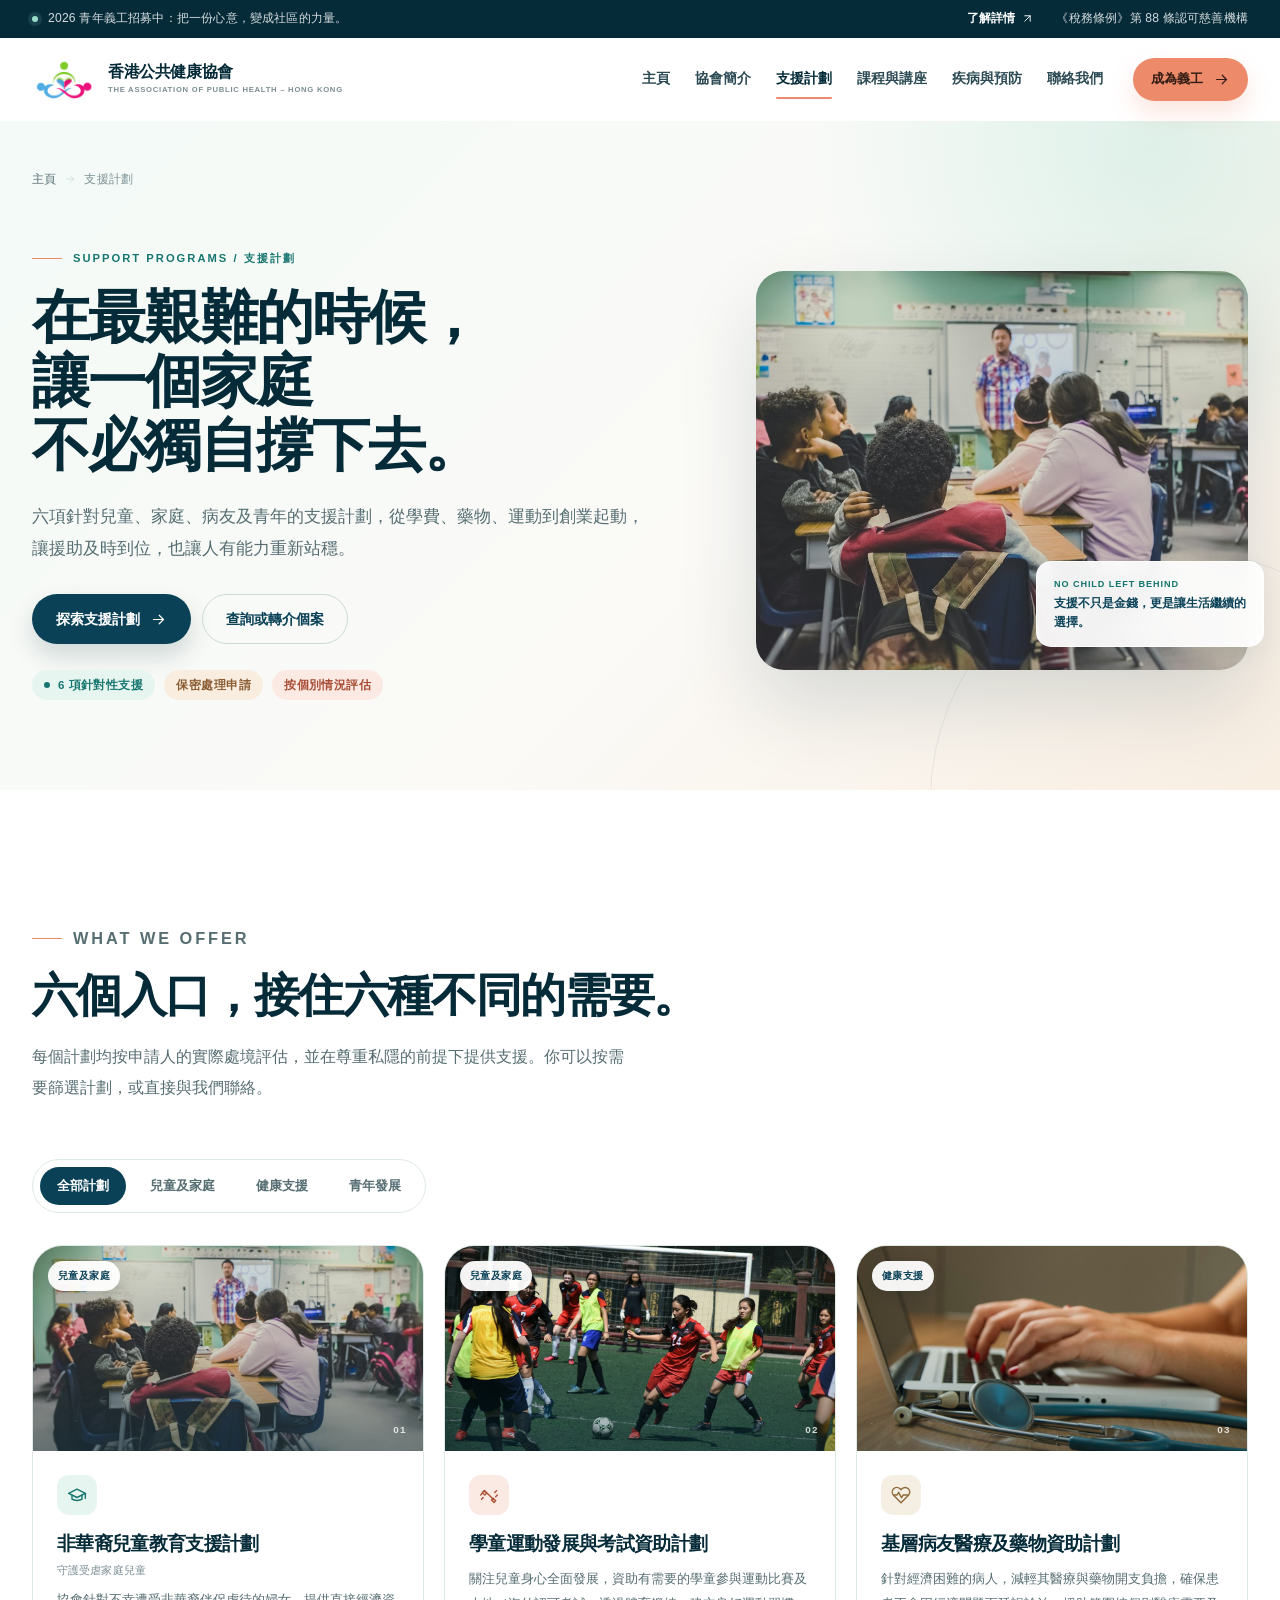
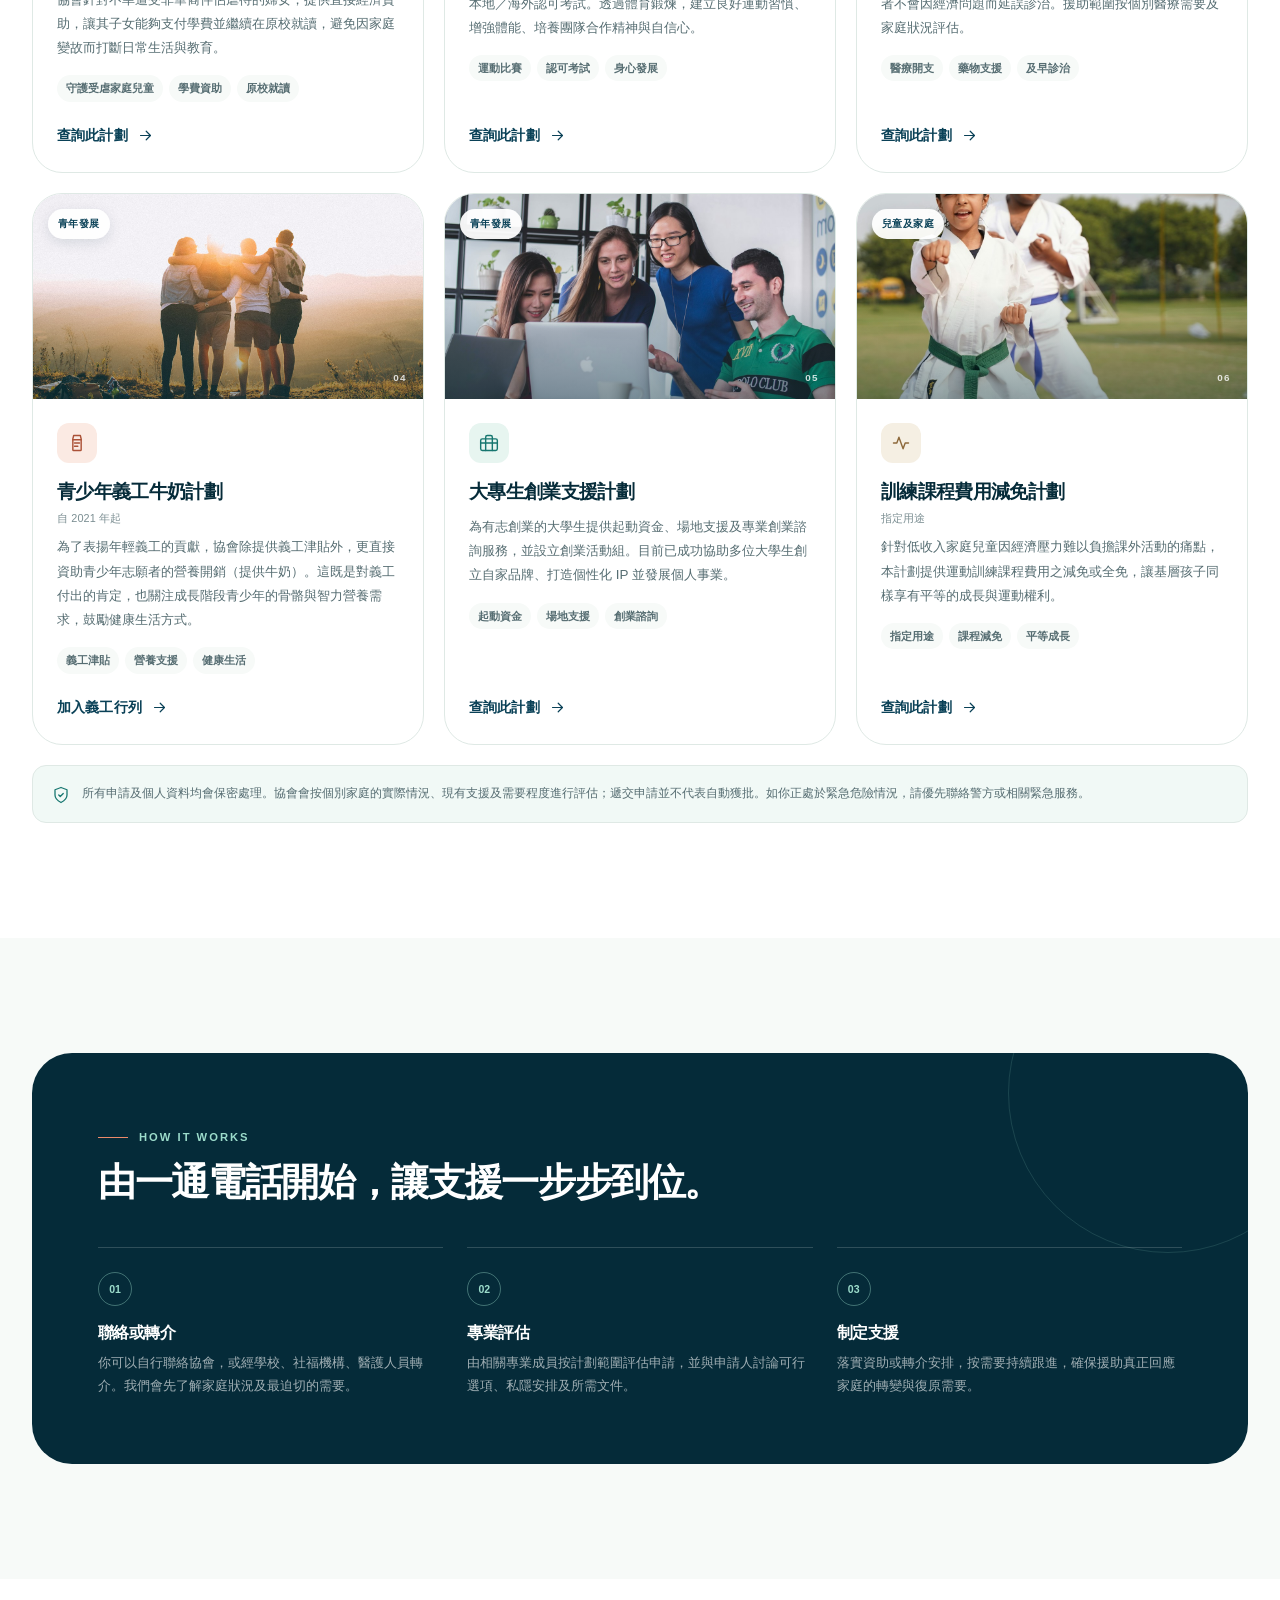
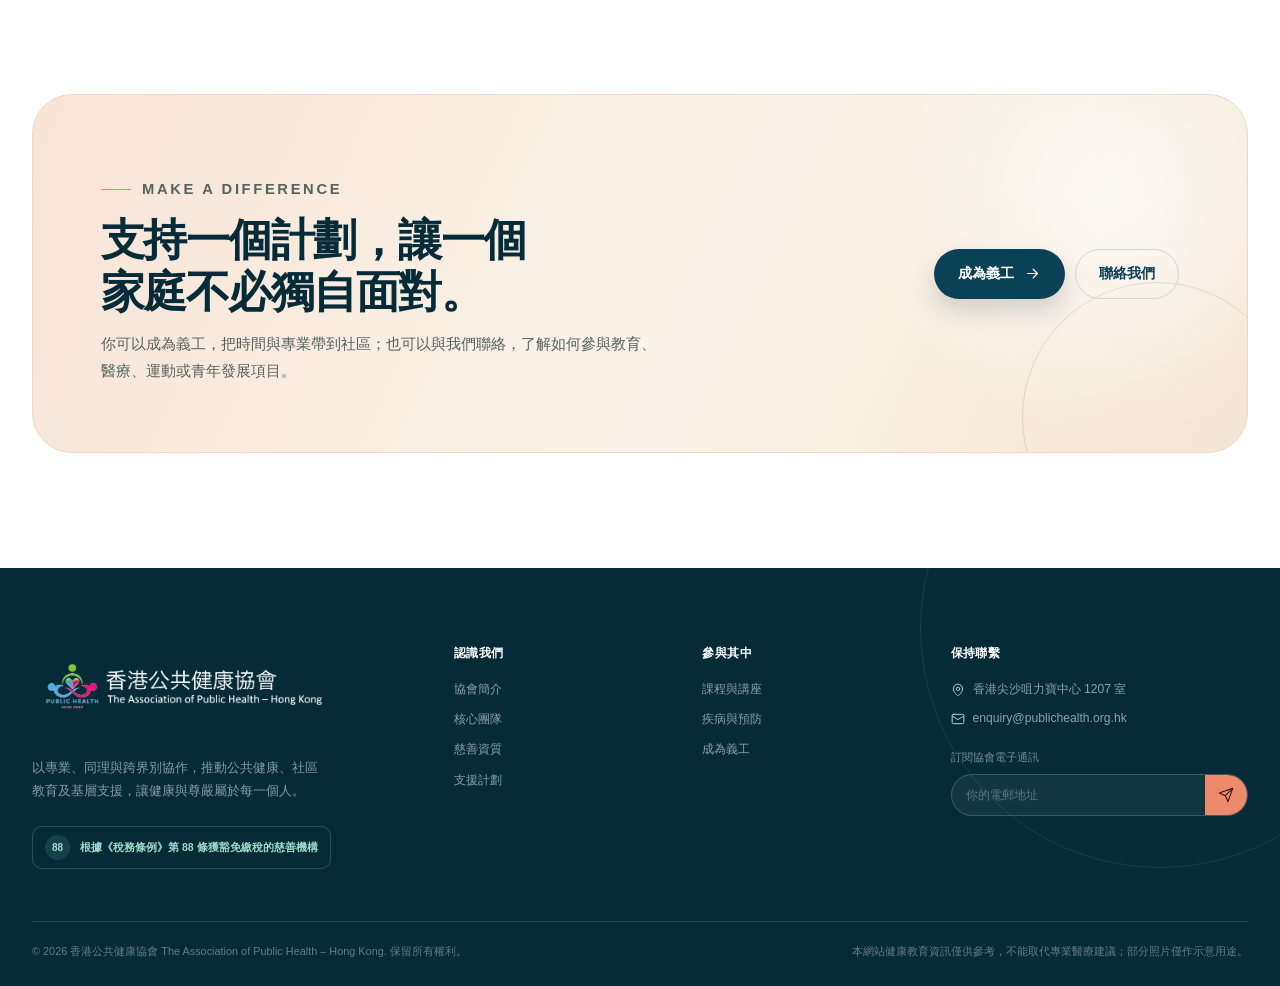
<file: support.html>
<!DOCTYPE html>
<html lang="zh-Hant-HK">
<head>
  <meta charset="UTF-8">
  <meta name="viewport" content="width=device-width, initial-scale=1.0">
  <title>支援計劃 | 香港公共健康協會</title>
  <meta name="description" content="香港公共健康協會提供非華裔兒童教育支援、學童運動及考試資助、基層病友醫療資助、青少年義工牛奶計劃、大專生創業支援及訓練課程費用減免。">
  <meta name="theme-color" content="#073647">
  <link rel="icon" href="favicon.png" type="image/png">
  <script>document.documentElement.classList.add('js');</script>
  <link rel="stylesheet" href="assets/css/styles.css">
</head>
<body>
  <a class="skip-link" href="#main-content">跳至主要內容</a>

  <div class="topbar">
    <div class="container topbar__inner">
      <p class="topbar__message"><span class="topbar__dot" aria-hidden="true"></span>2026 青年義工招募中：把一份心意，變成社區的力量。</p>
      <div class="topbar__right">
        <a href="contact.html#volunteer">了解詳情 <svg class="icon" aria-hidden="true"><use href="assets/icons.svg#arrow-up-right"></use></svg></a>
        <span>《稅務條例》第 88 條認可慈善機構</span>
      </div>
    </div>
  </div>

  <header class="site-header">
    <div class="container header__inner">
      <a class="brand" href="index.html" aria-label="香港公共健康協會 — 返回主頁">
        <img class="brand__mark" src="assets/images/aphk-mark.webp" alt="" width="540" height="360">
        <span class="brand__text">
          <span class="brand__name">香港公共健康協會</span>
          <span class="brand__en">The Association of Public Health – Hong Kong</span>
        </span>
      </a>

      <nav class="nav" aria-label="主要導覽">
        <a class="nav__link" data-nav-link href="index.html">主頁</a>
        <a class="nav__link" data-nav-link href="about.html">協會簡介</a>
        <a class="nav__link" data-nav-link href="support.html">支援計劃</a>
        <a class="nav__link" data-nav-link href="courses.html">課程與講座</a>
        <a class="nav__link" data-nav-link href="prevention.html">疾病與預防</a>
        <a class="nav__link" data-nav-link href="contact.html">聯絡我們</a>
      </nav>

      <div class="header__actions">
        <a class="btn btn--accent btn--sm" href="contact.html#volunteer">成為義工 <svg class="icon" aria-hidden="true"><use href="assets/icons.svg#arrow-right"></use></svg></a>
      </div>

      <button class="menu-toggle" type="button" data-menu-toggle aria-controls="mobile-nav" aria-expanded="false" aria-label="開啟選單">
        <svg class="icon" aria-hidden="true"><use href="assets/icons.svg#menu"></use></svg>
      </button>
    </div>
  </header>

  <div class="mobile-nav" id="mobile-nav" data-mobile-nav aria-hidden="true">
    <div class="mobile-nav__top">
      <a class="brand" href="index.html" aria-label="香港公共健康協會 — 返回主頁">
        <img class="brand__mark" src="assets/images/aphk-mark.webp" alt="" width="540" height="360">
        <span class="brand__text">
          <span class="brand__name">香港公共健康協會</span>
          <span class="brand__en">The Association of Public Health – Hong Kong</span>
        </span>
      </a>
      <button class="mobile-nav__close" type="button" data-menu-close aria-label="關閉選單">
        <svg class="icon" aria-hidden="true"><use href="assets/icons.svg#close"></use></svg>
      </button>
    </div>
    <nav class="mobile-nav__links" aria-label="流動裝置導覽">
      <a href="index.html">主頁 <svg class="icon" aria-hidden="true"><use href="assets/icons.svg#arrow-up-right"></use></svg></a>
      <a href="about.html">協會簡介 <svg class="icon" aria-hidden="true"><use href="assets/icons.svg#arrow-up-right"></use></svg></a>
      <a href="support.html" class="is-active">支援計劃 <svg class="icon" aria-hidden="true"><use href="assets/icons.svg#arrow-up-right"></use></svg></a>
      <a href="courses.html">課程與講座 <svg class="icon" aria-hidden="true"><use href="assets/icons.svg#arrow-up-right"></use></svg></a>
      <a href="prevention.html">疾病與預防 <svg class="icon" aria-hidden="true"><use href="assets/icons.svg#arrow-up-right"></use></svg></a>
      <a href="contact.html">成為義工與聯絡 <svg class="icon" aria-hidden="true"><use href="assets/icons.svg#arrow-up-right"></use></svg></a>
    </nav>
    <div class="mobile-nav__actions">
      <a class="btn btn--accent btn--block" href="contact.html#volunteer">成為義工</a>
    </div>
    <div class="mobile-nav__contact">
      香港尖沙咀力寶中心 1207 室<br>
      <a href="mailto:enquiry@publichealth.org.hk">enquiry@publichealth.org.hk</a>
    </div>
  </div>

  <main id="main-content">
    <section class="page-hero page-hero--support" aria-labelledby="page-title">
      <div class="container">
        <nav class="breadcrumb" aria-label="麵包屑導覽">
          <a href="index.html">主頁</a>
          <svg class="icon" aria-hidden="true"><use href="assets/icons.svg#arrow-right"></use></svg>
          <span aria-current="page">支援計劃</span>
        </nav>
        <div class="page-hero__grid">
          <div class="page-hero__copy">
            <p class="eyebrow">Support Programs / 支援計劃</p>
            <h1 id="page-title">在最艱難的時候，<br>讓一個家庭<br>不必獨自撐下去。</h1>
            <p class="lede">六項針對兒童、家庭、病友及青年的支援計劃，從學費、藥物、運動到創業起動，讓援助及時到位，也讓人有能力重新站穩。</p>
            <div class="page-hero__actions">
              <a class="btn btn--primary" href="#programs">探索支援計劃 <svg class="icon" aria-hidden="true"><use href="assets/icons.svg#arrow-right"></use></svg></a>
              <a class="btn btn--outline" href="contact.html">查詢或轉介個案</a>
            </div>
            <div class="page-hero__meta">
              <span class="pill"><span class="pill__dot"></span>6 項針對性支援</span>
              <span class="pill pill--sand">保密處理申請</span>
              <span class="pill pill--coral">按個別情況評估</span>
            </div>
          </div>
          <div class="page-hero__media">
            <div class="page-hero__image">
              <img src="assets/images/education.jpg" alt="課室內不同族裔的學童專心聆聽老師講課" width="1200" height="747" fetchpriority="high">
            </div>
            <div class="page-hero__caption"><span>No Child Left Behind</span>支援不只是金錢，更是讓生活繼續的選擇。</div>
          </div>
        </div>
      </div>
    </section>

    <section class="section" id="programs" aria-labelledby="programs-heading">
      <div class="container">
        <div class="section-head" data-reveal>
          <div class="section-head__copy">
            <p class="eyebrow">What We Offer</p>
            <h2 id="programs-heading">六個入口，接住六種不同的需要。</h2>
            <p>每個計劃均按申請人的實際處境評估，並在尊重私隱的前提下提供支援。你可以按需要篩選計劃，或直接與我們聯絡。</p>
          </div>
        </div>

        <div class="filter-bar" role="group" aria-label="篩選支援計劃" data-reveal>
          <button class="filter-btn is-active" type="button" data-filter="all" aria-pressed="true">全部計劃</button>
          <button class="filter-btn" type="button" data-filter="children" aria-pressed="false">兒童及家庭</button>
          <button class="filter-btn" type="button" data-filter="health" aria-pressed="false">健康支援</button>
          <button class="filter-btn" type="button" data-filter="youth" aria-pressed="false">青年發展</button>
        </div>
        <p class="sr-only" data-filter-status aria-live="polite"></p>

        <div class="program-grid">
          <article class="program-card" id="education" data-program="children" data-reveal>
            <div class="program-card__media">
              <img src="assets/images/education.jpg" alt="不同族裔的學童在課室內上課，教育支援讓孩子留在原校" width="1200" height="747" loading="lazy">
              <span class="program-card__badge">兒童及家庭</span>
              <span class="program-card__num">01</span>
            </div>
            <div class="program-card__body">
              <div class="program-card__icon"><svg class="icon" aria-hidden="true"><use href="assets/icons.svg#graduation"></use></svg></div>
              <h3>非華裔兒童教育支援計劃<span class="program-card__sub">守護受虐家庭兒童</span></h3>
              <p>協會針對不幸遭受非華裔伴侶虐待的婦女，提供直接經濟資助，讓其子女能夠支付學費並繼續在原校就讀，避免因家庭變故而打斷日常生活與教育。</p>
              <div class="program-card__tags"><span>守護受虐家庭兒童</span><span>學費資助</span><span>原校就讀</span></div>
              <a class="text-link" href="mailto:enquiry@publichealth.org.hk?subject=查詢：非華裔兒童教育支援計劃">查詢此計劃 <svg class="icon" aria-hidden="true"><use href="assets/icons.svg#arrow-right"></use></svg></a>
            </div>
          </article>

          <article class="program-card" id="sports" data-program="children" data-reveal data-reveal-delay="1">
            <div class="program-card__media">
              <img src="assets/images/sport-kids.jpg" alt="多元背景的兒童在草地上參與足球比賽，享受團隊運動" width="1200" height="800" loading="lazy">
              <span class="program-card__badge">兒童及家庭</span>
              <span class="program-card__num">02</span>
            </div>
            <div class="program-card__body">
              <div class="program-card__icon"><svg class="icon" aria-hidden="true"><use href="assets/icons.svg#dumbbell"></use></svg></div>
              <h3>學童運動發展與考試資助計劃</h3>
              <p>關注兒童身心全面發展，資助有需要的學童參與運動比賽及本地／海外認可考試。透過體育鍛煉，建立良好運動習慣、增強體能、培養團隊合作精神與自信心。</p>
              <div class="program-card__tags"><span>運動比賽</span><span>認可考試</span><span>身心發展</span></div>
              <a class="text-link" href="mailto:enquiry@publichealth.org.hk?subject=查詢：學童運動發展與考試資助計劃">查詢此計劃 <svg class="icon" aria-hidden="true"><use href="assets/icons.svg#arrow-right"></use></svg></a>
            </div>
          </article>

          <article class="program-card" id="medical" data-program="health" data-reveal data-reveal-delay="2">
            <div class="program-card__media">
              <img src="assets/images/medical-aid.jpg" alt="醫療人員桌上放着聽診器，象徵基層病友的醫療支援" width="1200" height="800" loading="lazy">
              <span class="program-card__badge">健康支援</span>
              <span class="program-card__num">03</span>
            </div>
            <div class="program-card__body">
              <div class="program-card__icon"><svg class="icon" aria-hidden="true"><use href="assets/icons.svg#heart-pulse"></use></svg></div>
              <h3>基層病友醫療及藥物資助計劃</h3>
              <p>針對經濟困難的病人，減輕其醫療與藥物開支負擔，確保患者不會因經濟問題而延誤診治。援助範圍按個別醫療需要及家庭狀況評估。</p>
              <div class="program-card__tags"><span>醫療開支</span><span>藥物支援</span><span>及早診治</span></div>
              <a class="text-link" href="mailto:enquiry@publichealth.org.hk?subject=查詢：基層病友醫療及藥物資助計劃">查詢此計劃 <svg class="icon" aria-hidden="true"><use href="assets/icons.svg#arrow-right"></use></svg></a>
            </div>
          </article>

          <article class="program-card" id="milk" data-program="youth" data-reveal>
            <div class="program-card__media">
              <img src="assets/images/volunteer-group.jpg" alt="一群青年義工在戶外並肩合照，展現服務社區的活力" width="1400" height="933" loading="lazy">
              <span class="program-card__badge">青年發展</span>
              <span class="program-card__num">04</span>
            </div>
            <div class="program-card__body">
              <div class="program-card__icon"><svg class="icon" aria-hidden="true"><use href="assets/icons.svg#milk"></use></svg></div>
              <h3>青少年義工牛奶計劃<span class="program-card__sub">自 2021 年起</span></h3>
              <p>為了表揚年輕義工的貢獻，協會除提供義工津貼外，更直接資助青少年志願者的營養開銷（提供牛奶）。這既是對義工付出的肯定，也關注成長階段青少年的骨骼與智力營養需求，鼓勵健康生活方式。</p>
              <div class="program-card__tags"><span>義工津貼</span><span>營養支援</span><span>健康生活</span></div>
              <a class="text-link" href="contact.html#volunteer">加入義工行列 <svg class="icon" aria-hidden="true"><use href="assets/icons.svg#arrow-right"></use></svg></a>
            </div>
          </article>

          <article class="program-card" id="startup" data-program="youth" data-reveal data-reveal-delay="1">
            <div class="program-card__media">
              <img src="assets/images/startup.jpg" alt="大學生圍着電腦討論創業計劃，交換想法" width="1200" height="800" loading="lazy">
              <span class="program-card__badge">青年發展</span>
              <span class="program-card__num">05</span>
            </div>
            <div class="program-card__body">
              <div class="program-card__icon"><svg class="icon" aria-hidden="true"><use href="assets/icons.svg#briefcase"></use></svg></div>
              <h3>大專生創業支援計劃</h3>
              <p>為有志創業的大學生提供起動資金、場地支援及專業創業諮詢服務，並設立創業活動組。目前已成功協助多位大學生創立自家品牌、打造個性化 IP 並發展個人事業。</p>
              <div class="program-card__tags"><span>起動資金</span><span>場地支援</span><span>創業諮詢</span></div>
              <a class="text-link" href="mailto:enquiry@publichealth.org.hk?subject=查詢：大專生創業支援計劃">查詢此計劃 <svg class="icon" aria-hidden="true"><use href="assets/icons.svg#arrow-right"></use></svg></a>
            </div>
          </article>

          <article class="program-card" id="fee-waiver" data-program="children" data-reveal data-reveal-delay="2">
            <div class="program-card__media">
              <img src="assets/images/taekwondo-kids.jpg" alt="兒童在戶外練習跆拳道，訓練課程費用減免讓基層孩子同樣享有運動機會" width="1200" height="960" loading="lazy">
              <span class="program-card__badge">兒童及家庭</span>
              <span class="program-card__num">06</span>
            </div>
            <div class="program-card__body">
              <div class="program-card__icon"><svg class="icon" aria-hidden="true"><use href="assets/icons.svg#activity"></use></svg></div>
              <h3>訓練課程費用減免計劃<span class="program-card__sub">指定用途</span></h3>
              <p>針對低收入家庭兒童因經濟壓力難以負擔課外活動的痛點，本計劃提供運動訓練課程費用之減免或全免，讓基層孩子同樣享有平等的成長與運動權利。</p>
              <div class="program-card__tags"><span>指定用途</span><span>課程減免</span><span>平等成長</span></div>
              <a class="text-link" href="mailto:enquiry@publichealth.org.hk?subject=查詢：訓練課程費用減免計劃">查詢此計劃 <svg class="icon" aria-hidden="true"><use href="assets/icons.svg#arrow-right"></use></svg></a>
            </div>
          </article>
        </div>

        <div class="confidential-note" data-reveal>
          <svg class="icon" aria-hidden="true"><use href="assets/icons.svg#shield"></use></svg>
          <span>所有申請及個人資料均會保密處理。協會會按個別家庭的實際情況、現有支援及需要程度進行評估；遞交申請並不代表自動獲批。如你正處於緊急危險情況，請優先聯絡警方或相關緊急服務。</span>
        </div>
      </div>
    </section>

    <section class="section section--mist" aria-labelledby="process-heading">
      <div class="container">
        <div class="process-section" data-reveal>
          <div class="process-section__head">
            <p class="eyebrow eyebrow--light">How It Works</p>
            <h2 id="process-heading">由一通電話開始，讓支援一步步到位。</h2>
          </div>
          <div class="process-grid">
            <article class="process-step">
              <span class="process-step__num">01</span>
              <h3>聯絡或轉介</h3>
              <p>你可以自行聯絡協會，或經學校、社福機構、醫護人員轉介。我們會先了解家庭狀況及最迫切的需要。</p>
            </article>
            <article class="process-step">
              <span class="process-step__num">02</span>
              <h3>專業評估</h3>
              <p>由相關專業成員按計劃範圍評估申請，並與申請人討論可行選項、私隱安排及所需文件。</p>
            </article>
            <article class="process-step">
              <span class="process-step__num">03</span>
              <h3>制定支援</h3>
              <p>落實資助或轉介安排，按需要持續跟進，確保援助真正回應家庭的轉變與復原需要。</p>
            </article>
          </div>
        </div>
      </div>
    </section>

    <section class="section" aria-labelledby="support-cta">
      <div class="container">
        <div class="cta-band" data-reveal>
          <div class="cta-band__grid">
            <div class="cta-band__copy">
              <p class="eyebrow">Make A Difference</p>
              <h2 id="support-cta">支持一個計劃，讓一個家庭不必獨自面對。</h2>
              <p>你可以成為義工，把時間與專業帶到社區；也可以與我們聯絡，了解如何參與教育、醫療、運動或青年發展項目。</p>
            </div>
            <div class="cta-band__actions">
              <a class="btn btn--primary" href="contact.html#volunteer">成為義工 <svg class="icon" aria-hidden="true"><use href="assets/icons.svg#arrow-right"></use></svg></a>
              <a class="btn btn--outline" href="contact.html">聯絡我們</a>
            </div>
          </div>
        </div>
      </div>
    </section>
  </main>

  <footer class="site-footer">
    <div class="container">
      <div class="footer__main">
        <div class="footer__brand">
          <a class="brand brand--footer" href="index.html" aria-label="香港公共健康協會 — 返回主頁">
            <img class="footer__logo" src="assets/images/aphk-logo-reverse.webp" alt="香港公共健康協會 — The Association of Public Health, Hong Kong" width="3015" height="765">
          </a>
          <p class="footer__mission">以專業、同理與跨界別協作，推動公共健康、社區教育及基層支援，讓健康與尊嚴屬於每一個人。</p>
          <div class="footer__seal"><span>88</span> 根據《稅務條例》第 88 條獲豁免繳稅的慈善機構</div>
        </div>
        <div class="footer__col">
          <h3>認識我們</h3>
          <nav class="footer__links" aria-label="認識我們">
            <a href="about.html">協會簡介</a>
            <a href="about.html#team">核心團隊</a>
            <a href="about.html#governance">慈善資質</a>
            <a href="support.html">支援計劃</a>
          </nav>
        </div>
        <div class="footer__col">
          <h3>參與其中</h3>
          <nav class="footer__links" aria-label="參與其中">
            <a href="courses.html">課程與講座</a>
            <a href="prevention.html">疾病與預防</a>
            <a href="contact.html#volunteer">成為義工</a>
          </nav>
        </div>
        <div class="footer__col footer__col--newsletter">
          <h3>保持聯繫</h3>
          <div class="footer__contact">
            <div class="footer__contact-row"><svg class="icon" aria-hidden="true"><use href="assets/icons.svg#map-pin"></use></svg><span>香港尖沙咀力寶中心 1207 室</span></div>
            <div class="footer__contact-row"><svg class="icon" aria-hidden="true"><use href="assets/icons.svg#mail"></use></svg><a href="mailto:enquiry@publichealth.org.hk">enquiry@publichealth.org.hk</a></div>
          </div>
          <form class="newsletter" data-newsletter>
            <label for="footer-email">訂閱協會電子通訊</label>
            <div class="newsletter__row">
              <input id="footer-email" name="email" type="email" autocomplete="email" placeholder="你的電郵地址" required>
              <button type="submit" aria-label="訂閱電子通訊"><svg class="icon" aria-hidden="true"><use href="assets/icons.svg#send"></use></svg></button>
            </div>
            <p class="newsletter__status" data-newsletter-status aria-live="polite"></p>
          </form>
        </div>
      </div>
      <div class="footer__bottom">
        <p>© <span data-year>2026</span> 香港公共健康協會 The Association of Public Health – Hong Kong. 保留所有權利。</p>
        <p>本網站健康教育資訊僅供參考，不能取代專業醫療建議；部分照片僅作示意用途。</p>
      </div>
    </div>
  </footer>

  <button class="back-to-top" type="button" data-back-to-top aria-label="返回頁面頂部">
    <svg class="icon" aria-hidden="true"><use href="assets/icons.svg#arrow-right"></use></svg>
  </button>

  <script src="assets/js/main.js" defer></script>
</body>
</html>
</file>
<file: assets/css/styles.css>
/* ==========================================================================
   APHK — The Association of Public Health, Hong Kong
   Design system & site styles
   ========================================================================== */

:root {
  --navy-950: #052b39;
  --navy-900: #073647;
  --navy: #0a4157;
  --navy-700: #135a70;
  --teal: #16766f;
  --mint: #9cdccb;
  --mint-strong: #63c4ae;
  --mint-soft: #e7f5f0;
  --mint-pale: #f1f9f6;
  --coral: #ed8a6a;
  --coral-deep: #d66f4f;
  --apricot: #f6c7ad;
  --sand: #faf4ec;
  --sand-deep: #f2e4d4;
  --paper: #ffffff;
  --off-white: #f7faf8;
  --ink: #1b3036;
  --muted: #566d72;
  --muted-light: #7b8e92;
  --line: #dfe9e5;
  --line-strong: #cbdad5;
  --danger: #b94b38;
  --font-sans: "PingFang HK", "PingFang TC", "Noto Sans TC", "Microsoft JhengHei",
    "Helvetica Neue", Arial, sans-serif;
  --font-latin: "Avenir Next", "Helvetica Neue", Arial, sans-serif;
  --shadow-sm: 0 8px 24px rgba(5, 43, 57, 0.06);
  --shadow-md: 0 20px 50px rgba(5, 43, 57, 0.1);
  --shadow-lg: 0 35px 80px rgba(5, 43, 57, 0.14);
  --radius-sm: 12px;
  --radius-md: 20px;
  --radius-lg: 30px;
  --radius-xl: 40px;
  --container: 1240px;
  --header-height: 82px;
  --ease: cubic-bezier(0.22, 1, 0.36, 1);
}

*,
*::before,
*::after {
  box-sizing: border-box;
}

html {
  scroll-behavior: smooth;
  scroll-padding-top: calc(var(--header-height) + 24px);
  -webkit-text-size-adjust: 100%;
}

body {
  margin: 0;
  background: var(--paper);
  color: var(--ink);
  font-family: var(--font-sans);
  font-size: 16px;
  line-height: 1.75;
  -webkit-font-smoothing: antialiased;
  text-rendering: optimizeLegibility;
}

body.no-scroll {
  overflow: hidden;
}

::selection {
  background: var(--apricot);
  color: var(--navy-950);
}

img,
svg,
video {
  display: block;
  max-width: 100%;
}

img {
  height: auto;
}

a {
  color: inherit;
  text-decoration: none;
}

button,
input,
textarea,
select {
  font: inherit;
}

button {
  cursor: pointer;
}

h1,
h2,
h3,
h4,
p,
ul,
ol,
figure,
blockquote {
  margin: 0;
}

ul,
ol {
  padding: 0;
  list-style: none;
}

h1,
h2,
h3,
h4 {
  color: var(--navy-950);
  font-weight: 700;
  line-height: 1.24;
  letter-spacing: -0.035em;
  text-wrap: balance;
}

h1 {
  font-size: clamp(2.8rem, 5.2vw, 5.1rem);
  line-height: 1.11;
}

h2 {
  font-size: clamp(2rem, 3.6vw, 3.35rem);
  line-height: 1.2;
}

h3 {
  font-size: clamp(1.3rem, 1.8vw, 1.62rem);
}

p {
  text-wrap: pretty;
}

strong {
  font-weight: 700;
}

:focus-visible {
  outline: 3px solid var(--coral);
  outline-offset: 4px;
  border-radius: 4px;
}

.skip-link {
  position: fixed;
  top: 12px;
  left: 12px;
  z-index: 2000;
  padding: 12px 18px;
  background: var(--navy-950);
  color: var(--paper);
  border-radius: 8px;
  transform: translateY(-160%);
  transition: transform 0.2s ease;
}

.skip-link:focus {
  transform: translateY(0);
}

/* --------------------------------------------------------------------------
   Layout utilities
   -------------------------------------------------------------------------- */

.container {
  width: min(var(--container), calc(100% - 64px));
  margin-inline: auto;
}

.container-narrow {
  width: min(900px, calc(100% - 64px));
  margin-inline: auto;
}

.section {
  padding: clamp(72px, 9vw, 118px) 0;
}

.section-sm {
  padding: clamp(52px, 6vw, 76px) 0;
}

.section--mist {
  background: var(--off-white);
}

.section--sand {
  background: var(--sand);
}

.section--mint {
  background: var(--mint-pale);
}

.section--navy {
  background: var(--navy-950);
  color: rgba(255, 255, 255, 0.78);
}

.section--navy h2,
.section--navy h3 {
  color: var(--paper);
}

.section-head {
  display: flex;
  align-items: flex-end;
  justify-content: space-between;
  gap: 40px;
  margin-bottom: clamp(34px, 4.5vw, 56px);
}

.section-head__copy {
  max-width: 740px;
}

.section-head h2 {
  margin-top: 14px;
}

.section-head p {
  max-width: 600px;
  margin-top: 18px;
  color: var(--muted);
  font-size: 1.02rem;
  line-height: 1.9;
}

.section-head--center {
  display: block;
  text-align: center;
  max-width: 780px;
  margin-inline: auto;
}

.section-head--center p {
  margin-inline: auto;
}

.section-head--center .eyebrow {
  justify-content: center;
}

.section-head--center .eyebrow::before {
  display: none;
}

.eyebrow {
  display: inline-flex;
  align-items: center;
  gap: 11px;
  color: var(--teal);
  font-family: var(--font-latin);
  font-size: 0.7rem;
  font-weight: 700;
  letter-spacing: 0.18em;
  line-height: 1.4;
  text-transform: uppercase;
}

.eyebrow::before {
  content: "";
  width: 30px;
  height: 1px;
  background: var(--coral);
}

.eyebrow--light {
  color: var(--mint);
}

.eyebrow--light::before {
  background: var(--coral);
}

.eyebrow__zh {
  font-family: var(--font-sans);
  letter-spacing: 0.08em;
}

.lede {
  color: var(--muted);
  font-size: clamp(1.02rem, 1.3vw, 1.12rem);
  line-height: 1.9;
}

.text-link {
  display: inline-flex;
  align-items: center;
  gap: 9px;
  color: var(--navy);
  font-size: 0.9rem;
  font-weight: 700;
  letter-spacing: 0.01em;
}

.text-link svg {
  width: 17px;
  height: 17px;
  transition: transform 0.25s var(--ease);
}

.text-link:hover svg {
  transform: translateX(4px);
}

.text-link--light {
  color: var(--mint);
}

.icon {
  width: 1.25em;
  height: 1.25em;
  flex: none;
  fill: none;
  stroke: currentColor;
  stroke-linecap: round;
  stroke-linejoin: round;
  stroke-width: 1.7;
}

/* --------------------------------------------------------------------------
   Buttons & pills
   -------------------------------------------------------------------------- */

.btn {
  display: inline-flex;
  align-items: center;
  justify-content: center;
  gap: 10px;
  min-height: 50px;
  padding: 0 23px;
  border: 1px solid transparent;
  border-radius: 999px;
  font-size: 0.9rem;
  font-weight: 700;
  line-height: 1.2;
  text-align: center;
  transition:
    background-color 0.25s ease,
    border-color 0.25s ease,
    color 0.25s ease,
    transform 0.25s var(--ease),
    box-shadow 0.25s ease;
}

.btn svg {
  width: 17px;
  height: 17px;
  transition: transform 0.25s var(--ease);
}

.btn:hover svg {
  transform: translateX(3px);
}

.btn:hover {
  transform: translateY(-2px);
}

.btn:active {
  transform: translateY(0);
}

.btn--primary {
  background: var(--navy);
  color: var(--paper);
  box-shadow: 0 12px 24px rgba(5, 43, 57, 0.16);
}

.btn--primary:hover {
  background: var(--navy-700);
  box-shadow: 0 16px 30px rgba(5, 43, 57, 0.2);
}

.btn--accent {
  background: var(--coral);
  color: #321c13;
  box-shadow: 0 12px 24px rgba(237, 138, 106, 0.22);
}

.btn--accent:hover {
  background: #f19b7e;
  box-shadow: 0 16px 32px rgba(237, 138, 106, 0.28);
}

.btn--outline {
  background: transparent;
  border-color: var(--line-strong);
  color: var(--navy);
}

.btn--outline:hover {
  background: var(--paper);
  border-color: var(--navy);
}

.btn--light {
  background: var(--paper);
  color: var(--navy);
}

.btn--light:hover {
  background: var(--mint-soft);
}

.btn--ghost-light {
  border-color: rgba(255, 255, 255, 0.28);
  color: var(--paper);
}

.btn--ghost-light:hover {
  background: rgba(255, 255, 255, 0.1);
  border-color: rgba(255, 255, 255, 0.5);
}

.btn--sm {
  min-height: 42px;
  padding: 0 17px;
  font-size: 0.82rem;
}

.btn--block {
  width: 100%;
}

.pill {
  display: inline-flex;
  align-items: center;
  gap: 8px;
  min-height: 30px;
  padding: 5px 12px;
  background: var(--mint-soft);
  border-radius: 999px;
  color: var(--teal);
  font-size: 0.72rem;
  font-weight: 700;
  letter-spacing: 0.04em;
  line-height: 1.3;
}

.pill--coral {
  background: #fbeae3;
  color: #a84c34;
}

.pill--sand {
  background: #f8eddf;
  color: #8b5c33;
}

.pill--navy {
  background: rgba(255, 255, 255, 0.1);
  color: var(--mint);
}

.pill__dot {
  width: 6px;
  height: 6px;
  border-radius: 50%;
  background: currentColor;
}

/* --------------------------------------------------------------------------
   Announcement bar & header
   -------------------------------------------------------------------------- */

.topbar {
  background: var(--navy-950);
  color: rgba(255, 255, 255, 0.83);
  font-size: 0.76rem;
  letter-spacing: 0.015em;
}

.topbar__inner {
  display: flex;
  align-items: center;
  justify-content: space-between;
  gap: 24px;
  min-height: 38px;
}

.topbar__message {
  display: flex;
  align-items: center;
  gap: 10px;
}

.topbar__dot {
  width: 6px;
  height: 6px;
  border-radius: 50%;
  background: var(--mint);
  box-shadow: 0 0 0 4px rgba(156, 220, 203, 0.12);
}

.topbar a {
  display: inline-flex;
  align-items: center;
  gap: 6px;
  color: var(--paper);
  font-weight: 600;
}

.topbar a:hover {
  color: var(--mint);
}

.topbar a svg {
  width: 13px;
  height: 13px;
}

.topbar__right {
  display: flex;
  align-items: center;
  gap: 22px;
  white-space: nowrap;
}

.site-header {
  position: sticky;
  top: 0;
  z-index: 100;
  background: rgba(255, 255, 255, 0.92);
  border-bottom: 1px solid transparent;
  backdrop-filter: blur(18px);
  -webkit-backdrop-filter: blur(18px);
  transition:
    border-color 0.25s ease,
    box-shadow 0.25s ease,
    background-color 0.25s ease;
}

.site-header.is-scrolled {
  background: rgba(255, 255, 255, 0.96);
  border-bottom-color: var(--line);
  box-shadow: 0 12px 30px rgba(5, 43, 57, 0.06);
}

.header__inner {
  display: flex;
  align-items: center;
  min-height: var(--header-height);
  gap: 26px;
}

.brand {
  display: inline-flex;
  align-items: center;
  gap: 12px;
  flex: none;
  min-width: 0;
}

.brand__mark {
  width: 64px;
  height: auto;
  flex: none;
}

.brand__text {
  display: flex;
  flex-direction: column;
  gap: 3px;
  min-width: 0;
}

.brand__name {
  color: var(--navy-950);
  font-size: 1rem;
  font-weight: 700;
  letter-spacing: -0.025em;
  line-height: 1.25;
  white-space: nowrap;
}

.brand__en {
  color: var(--muted-light);
  font-family: var(--font-latin);
  font-size: 0.48rem;
  font-weight: 600;
  letter-spacing: 0.095em;
  line-height: 1.35;
  text-transform: uppercase;
  white-space: nowrap;
}

.nav {
  display: flex;
  align-items: center;
  gap: 25px;
  margin-left: auto;
}

.nav__link {
  position: relative;
  padding: 9px 0;
  color: #2c4a53;
  font-size: 0.86rem;
  font-weight: 600;
  white-space: nowrap;
  transition: color 0.2s ease;
}

.nav__link::after {
  content: "";
  position: absolute;
  right: 0;
  bottom: 1px;
  left: 0;
  height: 2px;
  border-radius: 2px;
  background: var(--coral);
  transform: scaleX(0);
  transform-origin: right;
  transition: transform 0.28s var(--ease);
}

.nav__link:hover,
.nav__link.is-active {
  color: var(--navy-950);
}

.nav__link:hover::after,
.nav__link.is-active::after {
  transform: scaleX(1);
  transform-origin: left;
}

.header__actions {
  display: flex;
  align-items: center;
  gap: 9px;
  margin-left: 4px;
}

.header__actions .btn {
  min-height: 43px;
  padding-inline: 17px;
  font-size: 0.82rem;
}

.menu-toggle {
  display: none;
  width: 44px;
  height: 44px;
  align-items: center;
  justify-content: center;
  margin-left: auto;
  padding: 0;
  border: 1px solid var(--line);
  border-radius: 50%;
  background: var(--paper);
  color: var(--navy);
}

.menu-toggle svg {
  width: 21px;
  height: 21px;
}

.mobile-nav {
  position: fixed;
  inset: 0;
  z-index: 1000;
  display: flex;
  flex-direction: column;
  padding: 22px 24px 32px;
  overflow-y: auto;
  background: var(--off-white);
  opacity: 0;
  visibility: hidden;
  transform: translateX(100%);
  transition:
    transform 0.4s var(--ease),
    opacity 0.3s ease,
    visibility 0.3s ease;
}

.mobile-nav.is-open {
  opacity: 1;
  visibility: visible;
  transform: translateX(0);
}

.mobile-nav__top {
  display: flex;
  align-items: center;
  justify-content: space-between;
  gap: 20px;
  padding-bottom: 22px;
  border-bottom: 1px solid var(--line);
}

.mobile-nav__close {
  display: inline-flex;
  align-items: center;
  justify-content: center;
  width: 44px;
  height: 44px;
  padding: 0;
  border: 1px solid var(--line);
  border-radius: 50%;
  background: var(--paper);
  color: var(--navy);
}

.mobile-nav__close svg {
  width: 21px;
  height: 21px;
}

.mobile-nav__links {
  display: flex;
  flex-direction: column;
  padding: 24px 0;
}

.mobile-nav__links a {
  display: flex;
  align-items: center;
  justify-content: space-between;
  padding: 17px 2px;
  border-bottom: 1px solid var(--line);
  color: var(--navy-950);
  font-size: 1.13rem;
  font-weight: 600;
}

.mobile-nav__links a svg {
  width: 18px;
  height: 18px;
  color: var(--muted-light);
}

.mobile-nav__links a.is-active {
  color: var(--teal);
}

.mobile-nav__actions {
  display: grid;
  gap: 10px;
  margin-top: 10px;
}

.mobile-nav__contact {
  margin-top: auto;
  padding-top: 32px;
  color: var(--muted);
  font-size: 0.84rem;
  line-height: 1.9;
}

.mobile-nav__contact a {
  color: var(--navy);
  font-weight: 600;
}

/* --------------------------------------------------------------------------
   Home hero
   -------------------------------------------------------------------------- */

.hero {
  position: relative;
  overflow: hidden;
  padding: clamp(50px, 6vw, 88px) 0 clamp(48px, 5vw, 68px);
  background:
    radial-gradient(circle at 87% 16%, rgba(246, 199, 173, 0.36), transparent 27%),
    radial-gradient(circle at 7% 84%, rgba(156, 220, 203, 0.24), transparent 24%),
    linear-gradient(115deg, #f4faf7 0%, #fbfaf7 56%, #fbf4ec 100%);
}

.hero::after {
  content: "";
  position: absolute;
  right: -130px;
  bottom: -230px;
  width: 520px;
  height: 520px;
  border: 1px solid rgba(10, 65, 87, 0.09);
  border-radius: 50%;
  pointer-events: none;
}

.hero__grid {
  position: relative;
  z-index: 1;
  display: grid;
  grid-template-columns: minmax(0, 1.05fr) minmax(370px, 0.82fr);
  align-items: center;
  gap: clamp(44px, 6vw, 86px);
}

.hero__copy {
  padding: 14px 0;
}

.hero__kicker {
  display: inline-flex;
  align-items: center;
  gap: 10px;
  margin-bottom: 22px;
  color: var(--teal);
  font-size: 0.76rem;
  font-weight: 700;
  letter-spacing: 0.09em;
}

.hero__kicker::before {
  content: "";
  width: 8px;
  height: 8px;
  border-radius: 50%;
  background: var(--coral);
  box-shadow: 0 0 0 5px rgba(237, 138, 106, 0.15);
}

.hero h1 {
  max-width: 760px;
  color: var(--navy-950);
  font-size: clamp(3rem, 5.25vw, 5.2rem);
  letter-spacing: -0.045em;
}

.hero h1 .accent-line {
  display: inline;
  background-image: linear-gradient(
    transparent 67%,
    rgba(246, 199, 173, 0.82) 67%,
    rgba(246, 199, 173, 0.82) 91%,
    transparent 91%
  );
  background-repeat: no-repeat;
  background-size: 100% 100%;
  color: var(--navy);
}

.hero__sub {
  max-width: 610px;
  margin-top: 26px;
  color: var(--muted);
  font-size: clamp(0.98rem, 1.25vw, 1.08rem);
  line-height: 1.95;
}

.hero__actions {
  display: flex;
  flex-wrap: wrap;
  gap: 12px;
  margin-top: 34px;
}

.hero__note {
  display: flex;
  align-items: center;
  gap: 10px;
  margin-top: 28px;
  color: var(--muted-light);
  font-size: 0.76rem;
  letter-spacing: 0.01em;
}

.hero__note svg {
  width: 17px;
  height: 17px;
  color: var(--teal);
}

.hero__visual {
  position: relative;
  padding: 0 0 18px 20px;
}

.hero__media {
  position: relative;
  overflow: hidden;
  aspect-ratio: 1 / 1.11;
  border-radius: 200px 30px 30px 30px;
  background: var(--mint-soft);
  box-shadow: var(--shadow-lg);
}

.hero__media::after {
  content: "";
  position: absolute;
  inset: 0;
  background: linear-gradient(180deg, transparent 58%, rgba(5, 43, 57, 0.4));
  pointer-events: none;
}

.hero__media img {
  width: 100%;
  height: 100%;
  object-fit: cover;
  object-position: 62% center;
  transition: transform 1.2s var(--ease);
}

.hero__visual:hover .hero__media img {
  transform: scale(1.035);
}

.hero__stamp {
  position: absolute;
  top: 21px;
  left: -14px;
  z-index: 2;
  display: flex;
  align-items: center;
  gap: 10px;
  padding: 10px 15px;
  border: 1px solid rgba(255, 255, 255, 0.8);
  border-radius: 999px;
  background: rgba(255, 255, 255, 0.86);
  color: var(--navy);
  font-size: 0.72rem;
  font-weight: 700;
  letter-spacing: 0.02em;
  box-shadow: var(--shadow-sm);
  backdrop-filter: blur(14px);
}

.hero__stamp span {
  display: inline-flex;
  align-items: center;
  justify-content: center;
  width: 27px;
  height: 27px;
  border-radius: 50%;
  background: var(--mint);
  color: var(--navy-950);
  font-family: var(--font-latin);
  font-size: 0.62rem;
  font-weight: 800;
  letter-spacing: 0;
}

.hero__card {
  position: absolute;
  bottom: 4px;
  left: -30px;
  z-index: 2;
  width: 250px;
  padding: 19px 20px;
  border: 1px solid rgba(255, 255, 255, 0.7);
  border-radius: 18px;
  background: rgba(255, 255, 255, 0.94);
  box-shadow: 0 22px 50px rgba(5, 43, 57, 0.16);
  backdrop-filter: blur(16px);
}

.hero__card-top {
  display: flex;
  align-items: center;
  gap: 10px;
  margin-bottom: 10px;
  color: var(--teal);
  font-size: 0.68rem;
  font-weight: 800;
  letter-spacing: 0.08em;
  text-transform: uppercase;
}

.hero__card-top svg {
  width: 19px;
  height: 19px;
}

.hero__card strong {
  display: block;
  color: var(--navy-950);
  font-size: 0.97rem;
  line-height: 1.45;
}

.hero__card p {
  margin-top: 5px;
  color: var(--muted);
  font-size: 0.74rem;
  line-height: 1.65;
}

.hero__side-label {
  position: absolute;
  top: 50%;
  right: -25px;
  color: rgba(10, 65, 87, 0.44);
  font-family: var(--font-latin);
  font-size: 0.53rem;
  font-weight: 700;
  letter-spacing: 0.28em;
  text-transform: uppercase;
  transform: translateY(-50%) rotate(90deg);
}

/* Trust / impact strip */
.impact-strip {
  position: relative;
  z-index: 3;
  margin-top: -20px;
}

.impact-strip__inner {
  display: grid;
  grid-template-columns: 1.35fr repeat(3, 1fr);
  align-items: stretch;
  overflow: hidden;
  border: 1px solid var(--line);
  border-radius: 22px;
  background: var(--paper);
  box-shadow: var(--shadow-sm);
}

.impact-strip__intro {
  display: flex;
  align-items: center;
  gap: 15px;
  padding: 25px 28px;
  background: var(--navy-950);
  color: rgba(255, 255, 255, 0.74);
}

.impact-strip__seal {
  display: flex;
  align-items: center;
  justify-content: center;
  width: 44px;
  height: 44px;
  flex: none;
  border: 1px solid rgba(156, 220, 203, 0.4);
  border-radius: 50%;
  color: var(--mint);
}

.impact-strip__seal svg {
  width: 22px;
  height: 22px;
}

.impact-strip__intro p {
  font-size: 0.71rem;
  line-height: 1.6;
}

.impact-strip__intro strong {
  display: block;
  margin-bottom: 2px;
  color: var(--paper);
  font-size: 0.83rem;
  letter-spacing: 0.02em;
}

.impact-stat {
  display: flex;
  flex-direction: column;
  justify-content: center;
  min-height: 92px;
  padding: 19px 25px;
  border-left: 1px solid var(--line);
}

.impact-stat__number {
  color: var(--navy);
  font-family: var(--font-latin);
  font-size: clamp(1.65rem, 2.3vw, 2.1rem);
  font-weight: 700;
  letter-spacing: -0.04em;
  line-height: 1.1;
}

.impact-stat__number small {
  margin-left: 3px;
  font-family: var(--font-sans);
  font-size: 0.72rem;
  font-weight: 600;
  letter-spacing: 0;
}

.impact-stat__label {
  margin-top: 5px;
  color: var(--muted);
  font-size: 0.73rem;
  line-height: 1.5;
}

/* --------------------------------------------------------------------------
   Home focus cards
   -------------------------------------------------------------------------- */

.focus-grid {
  display: grid;
  grid-template-columns: repeat(3, 1fr);
  gap: 22px;
}

.focus-card {
  position: relative;
  display: flex;
  flex-direction: column;
  overflow: hidden;
  border: 1px solid var(--line);
  border-radius: var(--radius-lg);
  background: var(--paper);
  transition:
    transform 0.4s var(--ease),
    box-shadow 0.4s var(--ease),
    border-color 0.3s ease;
}

.focus-card:hover {
  transform: translateY(-7px);
  border-color: var(--line-strong);
  box-shadow: var(--shadow-md);
}

.focus-card__media {
  position: relative;
  height: 228px;
  overflow: hidden;
  background: var(--mint-soft);
}

.focus-card__media::after {
  content: "";
  position: absolute;
  inset: 0;
  background: linear-gradient(180deg, rgba(5, 43, 57, 0.02) 40%, rgba(5, 43, 57, 0.44));
}

.focus-card__media img {
  width: 100%;
  height: 100%;
  object-fit: cover;
  transition: transform 0.8s var(--ease);
}

.focus-card:hover .focus-card__media img {
  transform: scale(1.055);
}

.focus-card__num {
  position: absolute;
  top: 17px;
  right: 17px;
  z-index: 2;
  display: inline-flex;
  align-items: center;
  justify-content: center;
  width: 35px;
  height: 35px;
  border: 1px solid rgba(255, 255, 255, 0.4);
  border-radius: 50%;
  background: rgba(5, 43, 57, 0.28);
  color: var(--paper);
  font-family: var(--font-latin);
  font-size: 0.65rem;
  font-weight: 700;
  backdrop-filter: blur(8px);
}

.focus-card__tag {
  position: absolute;
  bottom: 16px;
  left: 18px;
  z-index: 2;
  color: var(--paper);
  font-size: 0.7rem;
  font-weight: 700;
  letter-spacing: 0.08em;
}

.focus-card__body {
  display: flex;
  flex: 1;
  flex-direction: column;
  padding: 25px 24px 24px;
}

.focus-card__icon {
  display: inline-flex;
  align-items: center;
  justify-content: center;
  width: 44px;
  height: 44px;
  margin-bottom: 17px;
  border-radius: 14px;
  background: var(--mint-soft);
  color: var(--teal);
}

.focus-card:nth-child(2) .focus-card__icon {
  background: #fbece4;
  color: #b55a3d;
}

.focus-card:nth-child(3) .focus-card__icon {
  background: #f5efe3;
  color: #8e6b3f;
}

.focus-card__icon svg {
  width: 22px;
  height: 22px;
}

.focus-card h3 {
  font-size: 1.32rem;
  letter-spacing: -0.025em;
}

.focus-card p {
  margin-top: 12px;
  color: var(--muted);
  font-size: 0.88rem;
  line-height: 1.8;
}

.focus-card .text-link {
  margin-top: auto;
  padding-top: 23px;
}

/* --------------------------------------------------------------------------
   Editorial / story split
   -------------------------------------------------------------------------- */

.story {
  position: relative;
  overflow: hidden;
  border-radius: var(--radius-xl);
  background: var(--navy-950);
  color: rgba(255, 255, 255, 0.74);
}

.story::before {
  content: "";
  position: absolute;
  top: -140px;
  right: -100px;
  width: 360px;
  height: 360px;
  border: 1px solid rgba(156, 220, 203, 0.16);
  border-radius: 50%;
  pointer-events: none;
}

.story__grid {
  display: grid;
  grid-template-columns: 0.95fr 1.05fr;
  min-height: 560px;
}

.story__media {
  position: relative;
  min-height: 100%;
  overflow: hidden;
}

.story__media img {
  width: 100%;
  height: 100%;
  object-fit: cover;
}

.story__media::after {
  content: "";
  position: absolute;
  inset: 0;
  background: linear-gradient(90deg, transparent 55%, var(--navy-950) 100%);
}

.story__badge {
  position: absolute;
  bottom: 30px;
  left: 30px;
  z-index: 2;
  display: flex;
  align-items: center;
  gap: 12px;
  padding: 12px 16px;
  border: 1px solid rgba(255, 255, 255, 0.2);
  border-radius: 14px;
  background: rgba(5, 43, 57, 0.46);
  color: var(--paper);
  font-size: 0.71rem;
  line-height: 1.5;
  backdrop-filter: blur(14px);
}

.story__badge svg {
  width: 22px;
  height: 22px;
  color: var(--mint);
}

.story__content {
  position: relative;
  z-index: 1;
  display: flex;
  flex-direction: column;
  justify-content: center;
  padding: clamp(42px, 6vw, 78px);
}

.story__content h2 {
  margin-top: 15px;
  color: var(--paper);
  font-size: clamp(2rem, 3.1vw, 2.85rem);
}

.story__content > p {
  margin-top: 20px;
  color: rgba(255, 255, 255, 0.68);
  font-size: 0.96rem;
  line-height: 1.95;
}

.story__checks {
  display: grid;
  gap: 13px;
  margin-top: 28px;
}

.story__checks li {
  display: flex;
  align-items: flex-start;
  gap: 11px;
  color: rgba(255, 255, 255, 0.82);
  font-size: 0.88rem;
  line-height: 1.7;
}

.story__checks svg {
  width: 19px;
  height: 19px;
  margin-top: 3px;
  color: var(--mint);
}

.story__content .btn {
  align-self: flex-start;
  margin-top: 31px;
}

/* --------------------------------------------------------------------------
   News & updates
   -------------------------------------------------------------------------- */

.news-grid {
  display: grid;
  grid-template-columns: 1.1fr 0.9fr;
  gap: 22px;
}

.news-card {
  position: relative;
  display: grid;
  grid-template-columns: 0.82fr 1.18fr;
  overflow: hidden;
  border: 1px solid var(--line);
  border-radius: var(--radius-lg);
  background: var(--paper);
  transition:
    transform 0.4s var(--ease),
    box-shadow 0.4s var(--ease);
}

.news-card:hover {
  transform: translateY(-6px);
  box-shadow: var(--shadow-md);
}

.news-card--stacked {
  grid-template-columns: 1fr;
}

.news-card__media {
  position: relative;
  min-height: 255px;
  overflow: hidden;
}

.news-card--stacked .news-card__media {
  min-height: 210px;
}

.news-card__media img {
  width: 100%;
  height: 100%;
  object-fit: cover;
  transition: transform 0.8s var(--ease);
}

.news-card:hover .news-card__media img {
  transform: scale(1.045);
}

.news-card__badge {
  position: absolute;
  top: 16px;
  left: 16px;
  z-index: 2;
  display: inline-flex;
  align-items: center;
  gap: 6px;
  padding: 6px 10px;
  border-radius: 999px;
  background: var(--paper);
  color: var(--navy);
  font-size: 0.66rem;
  font-weight: 800;
  letter-spacing: 0.04em;
  box-shadow: 0 4px 14px rgba(5, 43, 57, 0.12);
}

.news-card__badge--accent {
  background: var(--coral);
  color: #351c12;
}

.news-card__body {
  display: flex;
  flex-direction: column;
  justify-content: center;
  padding: 28px;
}

.news-card__meta {
  display: flex;
  align-items: center;
  gap: 12px;
  margin-bottom: 11px;
  color: var(--muted-light);
  font-family: var(--font-latin);
  font-size: 0.67rem;
  font-weight: 600;
  letter-spacing: 0.07em;
  text-transform: uppercase;
}

.news-card__meta span + span::before {
  content: "·";
  margin-right: 12px;
}

.news-card h3 {
  font-size: clamp(1.22rem, 1.6vw, 1.48rem);
  line-height: 1.4;
}

.news-card p {
  margin-top: 10px;
  color: var(--muted);
  font-size: 0.86rem;
  line-height: 1.78;
}

.news-card .text-link {
  margin-top: 20px;
}

/* --------------------------------------------------------------------------
   Callout band
   -------------------------------------------------------------------------- */

.cta-band {
  position: relative;
  overflow: hidden;
  padding: clamp(44px, 6vw, 68px);
  border: 1px solid #ecd9c7;
  border-radius: var(--radius-xl);
  background:
    radial-gradient(circle at 89% 28%, rgba(255, 255, 255, 0.7), transparent 22%),
    linear-gradient(115deg, #f7e4d6 0%, #fbf3e9 56%, #f4e5d4 100%);
}

.cta-band::before {
  content: "";
  position: absolute;
  right: -45px;
  bottom: -100px;
  width: 270px;
  height: 270px;
  border: 1px solid rgba(5, 43, 57, 0.11);
  border-radius: 50%;
}

.cta-band__grid {
  position: relative;
  z-index: 1;
  display: flex;
  align-items: center;
  justify-content: space-between;
  gap: 48px;
}

.cta-band__copy {
  max-width: 650px;
}

.cta-band h2 {
  margin-top: 11px;
  font-size: clamp(2rem, 3.4vw, 3rem);
}

.cta-band p {
  max-width: 560px;
  margin-top: 13px;
  color: #54635f;
  font-size: 0.92rem;
  line-height: 1.8;
}

.cta-band__actions {
  display: flex;
  flex-wrap: wrap;
  gap: 10px;
  flex: none;
}

/* --------------------------------------------------------------------------
   Inner page hero
   -------------------------------------------------------------------------- */

.page-hero {
  position: relative;
  overflow: hidden;
  padding: clamp(28px, 4vw, 48px) 0 clamp(58px, 7vw, 90px);
  background:
    radial-gradient(circle at 92% 5%, rgba(246, 199, 173, 0.3), transparent 24%),
    linear-gradient(135deg, #f2f9f6 0%, #fbfaf7 57%, #fbf3ea 100%);
}

.page-hero::after {
  content: "";
  position: absolute;
  right: -150px;
  bottom: -260px;
  width: 500px;
  height: 500px;
  border: 1px solid rgba(10, 65, 87, 0.08);
  border-radius: 50%;
  pointer-events: none;
}

.breadcrumb {
  display: flex;
  align-items: center;
  flex-wrap: wrap;
  gap: 8px;
  margin-bottom: clamp(28px, 4vw, 52px);
  color: var(--muted-light);
  font-size: 0.72rem;
  letter-spacing: 0.02em;
}

.breadcrumb a {
  color: var(--muted);
}

.breadcrumb a:hover {
  color: var(--navy);
}

.breadcrumb svg {
  width: 12px;
  height: 12px;
  color: var(--line-strong);
}

.page-hero__grid {
  position: relative;
  z-index: 1;
  display: grid;
  grid-template-columns: minmax(0, 1.08fr) minmax(320px, 0.82fr);
  align-items: center;
  gap: clamp(40px, 6vw, 82px);
}

.page-hero__copy h1 {
  max-width: 750px;
  margin-top: 18px;
  font-size: clamp(2.65rem, 4.5vw, 4.35rem);
}

.page-hero__copy .lede {
  max-width: 620px;
  margin-top: 23px;
}

.page-hero__actions {
  display: flex;
  flex-wrap: wrap;
  gap: 11px;
  margin-top: 30px;
}

.page-hero__meta {
  display: flex;
  flex-wrap: wrap;
  gap: 9px;
  margin-top: 26px;
}

.page-hero__media {
  position: relative;
}

.page-hero__image {
  position: relative;
  overflow: hidden;
  aspect-ratio: 4 / 3.25;
  border-radius: 28px;
  background: var(--mint-soft);
  box-shadow: var(--shadow-lg);
}

.page-hero__image img {
  width: 100%;
  height: 100%;
  object-fit: cover;
  transition: transform 1s var(--ease);
}

.page-hero__media:hover .page-hero__image img {
  transform: scale(1.03);
}

.page-hero__image--portrait {
  aspect-ratio: 4 / 4.6;
}

.page-hero__caption {
  position: absolute;
  right: -16px;
  bottom: 23px;
  max-width: 228px;
  padding: 15px 17px;
  border: 1px solid rgba(255, 255, 255, 0.8);
  border-radius: 15px;
  background: rgba(255, 255, 255, 0.93);
  box-shadow: var(--shadow-sm);
  color: var(--navy);
  font-size: 0.72rem;
  font-weight: 600;
  line-height: 1.6;
  backdrop-filter: blur(12px);
}

.page-hero__caption span {
  display: block;
  margin-bottom: 3px;
  color: var(--teal);
  font-family: var(--font-latin);
  font-size: 0.57rem;
  font-weight: 800;
  letter-spacing: 0.1em;
  text-transform: uppercase;
}

/* --------------------------------------------------------------------------
   About page
   -------------------------------------------------------------------------- */

.about-intro {
  display: grid;
  grid-template-columns: 1.02fr 0.98fr;
  align-items: center;
  gap: clamp(44px, 7vw, 96px);
}

.about-intro__copy h2 {
  margin-top: 15px;
}

.about-intro__copy p {
  margin-top: 20px;
  color: var(--muted);
  font-size: 0.98rem;
  line-height: 2;
}

.about-intro__copy p:first-of-type {
  color: #344f56;
  font-size: 1.05rem;
}

.about-intro__media {
  position: relative;
  padding-bottom: 38px;
}

.about-intro__img {
  overflow: hidden;
  aspect-ratio: 4 / 4.75;
  border-radius: 26px 26px 130px 26px;
  box-shadow: var(--shadow-md);
}

.about-intro__img img {
  width: 100%;
  height: 100%;
  object-fit: cover;
}

.about-year {
  position: absolute;
  right: -20px;
  bottom: 4px;
  display: flex;
  flex-direction: column;
  justify-content: center;
  width: 154px;
  height: 154px;
  padding: 20px;
  border-radius: 50%;
  background: var(--coral);
  color: #351c12;
  box-shadow: 0 18px 40px rgba(237, 138, 106, 0.3);
}

.about-year strong {
  font-family: var(--font-latin);
  font-size: 2.35rem;
  letter-spacing: -0.06em;
  line-height: 1;
}

.about-year span {
  margin-top: 7px;
  font-size: 0.66rem;
  font-weight: 700;
  line-height: 1.5;
}

.about-year__rule {
  width: 24px;
  height: 1px;
  margin: 10px 0 7px;
  background: rgba(53, 28, 18, 0.32);
}

.values-grid {
  display: grid;
  grid-template-columns: repeat(3, 1fr);
  gap: 18px;
}

.value-card {
  padding: 30px;
  border: 1px solid var(--line);
  border-radius: var(--radius-md);
  background: var(--paper);
  transition:
    transform 0.35s var(--ease),
    border-color 0.3s ease,
    box-shadow 0.35s var(--ease);
}

.value-card:hover {
  transform: translateY(-5px);
  border-color: var(--line-strong);
  box-shadow: var(--shadow-sm);
}

.value-card__icon {
  display: flex;
  align-items: center;
  justify-content: center;
  width: 46px;
  height: 46px;
  margin-bottom: 20px;
  border-radius: 14px;
  background: var(--mint-soft);
  color: var(--teal);
}

.value-card:nth-child(2) .value-card__icon {
  background: #fbeae3;
  color: #ad5237;
}

.value-card:nth-child(3) .value-card__icon {
  background: #f5efe3;
  color: #8d693b;
}

.value-card__icon svg {
  width: 22px;
  height: 22px;
}

.value-card h3 {
  font-size: 1.18rem;
}

.value-card p {
  margin-top: 9px;
  color: var(--muted);
  font-size: 0.86rem;
  line-height: 1.82;
}

/* timeline */
.timeline {
  position: relative;
  display: grid;
  grid-template-columns: repeat(4, 1fr);
  gap: 24px;
  margin-top: 18px;
}

.timeline::before {
  content: "";
  position: absolute;
  top: 19px;
  right: 7%;
  left: 7%;
  height: 1px;
  background: var(--line-strong);
}

.timeline__item {
  position: relative;
  padding-top: 50px;
}

.timeline__item::before {
  content: "";
  position: absolute;
  top: 13px;
  left: 0;
  width: 13px;
  height: 13px;
  border: 3px solid var(--off-white);
  border-radius: 50%;
  background: var(--teal);
  box-shadow: 0 0 0 1px var(--teal);
}

.timeline__year {
  color: var(--teal);
  font-family: var(--font-latin);
  font-size: 0.78rem;
  font-weight: 800;
  letter-spacing: 0.08em;
}

.timeline__item h3 {
  margin-top: 7px;
  font-size: 1.05rem;
}

.timeline__item p {
  margin-top: 7px;
  color: var(--muted);
  font-size: 0.82rem;
  line-height: 1.75;
}

/* leadership */
.leadership-grid {
  display: grid;
  grid-template-columns: 1.05fr 0.95fr;
  gap: 18px;
  margin-bottom: 18px;
}

.leader-card {
  position: relative;
  overflow: hidden;
  padding: 35px;
  border: 1px solid var(--line);
  border-radius: var(--radius-lg);
  background: var(--paper);
}

.leader-card--feature {
  background: var(--navy-950);
  color: rgba(255, 255, 255, 0.68);
}

.leader-card--feature::after {
  content: "";
  position: absolute;
  right: -80px;
  bottom: -100px;
  width: 290px;
  height: 290px;
  border: 1px solid rgba(156, 220, 203, 0.16);
  border-radius: 50%;
}

.leader-card__label {
  display: inline-flex;
  align-items: center;
  gap: 8px;
  color: var(--teal);
  font-family: var(--font-latin);
  font-size: 0.64rem;
  font-weight: 800;
  letter-spacing: 0.12em;
  text-transform: uppercase;
}

.leader-card--feature .leader-card__label {
  color: var(--mint);
}

.leader-card__label::before {
  content: "";
  width: 19px;
  height: 1px;
  background: currentColor;
}

.leader-card h3 {
  margin-top: 14px;
  font-size: 1.44rem;
}

.leader-card--feature h3 {
  color: var(--paper);
}

.leader-card__role {
  margin-top: 6px;
  color: var(--muted);
  font-size: 0.84rem;
  font-weight: 600;
}

.leader-card--feature .leader-card__role {
  color: var(--mint);
}

.leader-card p {
  margin-top: 16px;
  color: var(--muted);
  font-size: 0.87rem;
  line-height: 1.85;
}

.leader-card--feature p {
  position: relative;
  z-index: 1;
  color: rgba(255, 255, 255, 0.68);
}

.leader-card__icon {
  position: absolute;
  top: 31px;
  right: 31px;
  display: flex;
  align-items: center;
  justify-content: center;
  width: 48px;
  height: 48px;
  border-radius: 50%;
  background: var(--mint-soft);
  color: var(--teal);
}

.leader-card--feature .leader-card__icon {
  background: rgba(156, 220, 203, 0.13);
  color: var(--mint);
}

.leader-card__icon svg {
  width: 22px;
  height: 22px;
}

.team-grid {
  display: grid;
  grid-template-columns: repeat(3, 1fr);
  gap: 14px;
}

.team-card {
  display: flex;
  align-items: flex-start;
  gap: 15px;
  padding: 21px;
  border: 1px solid var(--line);
  border-radius: var(--radius-md);
  background: var(--paper);
}

.team-card__icon {
  display: flex;
  align-items: center;
  justify-content: center;
  width: 39px;
  height: 39px;
  flex: none;
  border-radius: 12px;
  background: var(--mint-pale);
  color: var(--teal);
}

.team-card__icon svg {
  width: 19px;
  height: 19px;
}

.team-card h3 {
  font-size: 0.94rem;
  line-height: 1.5;
}

.team-card p {
  margin-top: 3px;
  color: var(--muted-light);
  font-size: 0.75rem;
  line-height: 1.6;
}

.covid-note {
  display: flex;
  align-items: flex-start;
  gap: 21px;
  padding: 30px;
  border: 1px solid #e8dac7;
  border-radius: var(--radius-md);
  background: var(--sand);
}

.covid-note__icon {
  display: flex;
  align-items: center;
  justify-content: center;
  width: 48px;
  height: 48px;
  flex: none;
  border-radius: 50%;
  background: var(--paper);
  color: var(--coral-deep);
  box-shadow: var(--shadow-sm);
}

.covid-note__icon svg {
  width: 23px;
  height: 23px;
}

.covid-note h3 {
  font-size: 1.02rem;
}

.covid-note p {
  margin-top: 7px;
  color: #5e6c68;
  font-size: 0.86rem;
  line-height: 1.85;
}

.charity-card {
  display: grid;
  grid-template-columns: auto 1fr auto;
  align-items: center;
  gap: 24px;
  padding: 32px;
  border: 1px solid var(--line);
  border-radius: var(--radius-lg);
  background: var(--paper);
  box-shadow: var(--shadow-sm);
}

.charity-card__seal {
  display: flex;
  align-items: center;
  justify-content: center;
  width: 70px;
  height: 70px;
  flex: none;
  border-radius: 50%;
  background: var(--navy-950);
  color: var(--mint);
  font-family: var(--font-latin);
  font-size: 1.9rem;
  font-weight: 700;
  letter-spacing: -0.06em;
}

.charity-card h3 {
  font-size: 1.12rem;
}

.charity-card p {
  margin-top: 5px;
  color: var(--muted);
  font-size: 0.84rem;
  line-height: 1.8;
}

/* --------------------------------------------------------------------------
   Support programs
   -------------------------------------------------------------------------- */

.page-hero--support {
  background:
    radial-gradient(circle at 90% 4%, rgba(156, 220, 203, 0.3), transparent 26%),
    linear-gradient(135deg, #f3faf7 0%, #fbfaf7 58%, #f8eee2 100%);
}

.filter-bar {
  display: flex;
  align-items: center;
  flex-wrap: wrap;
  gap: 7px;
  margin-bottom: 32px;
  padding: 7px;
  border: 1px solid var(--line);
  border-radius: 999px;
  background: var(--paper);
  width: fit-content;
  max-width: 100%;
}

.filter-btn {
  min-height: 38px;
  padding: 0 17px;
  border: 0;
  border-radius: 999px;
  background: transparent;
  color: var(--muted);
  font-size: 0.8rem;
  font-weight: 700;
  transition:
    background-color 0.2s ease,
    color 0.2s ease;
}

.filter-btn:hover {
  color: var(--navy);
  background: var(--mint-pale);
}

.filter-btn.is-active {
  background: var(--navy);
  color: var(--paper);
}

.program-grid {
  display: grid;
  grid-template-columns: repeat(3, 1fr);
  gap: 20px;
}

.program-card {
  position: relative;
  display: flex;
  flex-direction: column;
  overflow: hidden;
  border: 1px solid var(--line);
  border-radius: var(--radius-lg);
  background: var(--paper);
  transition:
    transform 0.35s var(--ease),
    box-shadow 0.35s var(--ease),
    border-color 0.3s ease;
}

.program-card:hover {
  transform: translateY(-6px);
  border-color: var(--line-strong);
  box-shadow: var(--shadow-md);
}

.program-card[hidden] {
  display: none;
}

.program-card__media {
  position: relative;
  height: 205px;
  overflow: hidden;
  background: var(--mint-soft);
}

.program-card__media::after {
  content: "";
  position: absolute;
  inset: 0;
  background: linear-gradient(180deg, transparent 45%, rgba(5, 43, 57, 0.42));
}

.program-card__media img {
  width: 100%;
  height: 100%;
  object-fit: cover;
  transition: transform 0.8s var(--ease);
}

.program-card:hover .program-card__media img {
  transform: scale(1.05);
}

.program-card__badge {
  position: absolute;
  top: 15px;
  left: 15px;
  z-index: 2;
  display: inline-flex;
  align-items: center;
  padding: 6px 10px;
  border-radius: 999px;
  background: rgba(255, 255, 255, 0.94);
  color: var(--navy);
  font-size: 0.64rem;
  font-weight: 800;
  letter-spacing: 0.04em;
  box-shadow: 0 4px 14px rgba(5, 43, 57, 0.12);
}

.program-card__num {
  position: absolute;
  right: 16px;
  bottom: 13px;
  z-index: 2;
  color: rgba(255, 255, 255, 0.8);
  font-family: var(--font-latin);
  font-size: 0.62rem;
  font-weight: 700;
  letter-spacing: 0.14em;
}

.program-card__body {
  display: flex;
  flex: 1;
  flex-direction: column;
  padding: 24px;
}

.program-card__icon {
  display: flex;
  align-items: center;
  justify-content: center;
  width: 40px;
  height: 40px;
  margin-bottom: 15px;
  border-radius: 12px;
  background: var(--mint-soft);
  color: var(--teal);
}

.program-card:nth-child(2n) .program-card__icon {
  background: #fbeae3;
  color: #ab5137;
}

.program-card:nth-child(3n) .program-card__icon {
  background: #f5efe3;
  color: #8d693b;
}

.program-card__icon svg {
  width: 20px;
  height: 20px;
}

.program-card h3 {
  font-size: 1.17rem;
  line-height: 1.5;
}

.program-card__sub {
  display: block;
  margin-top: 4px;
  color: var(--muted-light);
  font-size: 0.68rem;
  font-weight: 500;
  letter-spacing: 0.01em;
}

.program-card p {
  margin-top: 9px;
  color: var(--muted);
  font-size: 0.84rem;
  line-height: 1.8;
}

.program-card__tags {
  display: flex;
  flex-wrap: wrap;
  gap: 6px;
  margin-top: 15px;
}

.program-card__tags span {
  padding: 4px 9px;
  border-radius: 999px;
  background: var(--off-white);
  color: var(--muted);
  font-size: 0.66rem;
  font-weight: 600;
}

.program-card .text-link {
  margin-top: auto;
  padding-top: 21px;
}

.process-section {
  position: relative;
  overflow: hidden;
  border-radius: var(--radius-xl);
  background: var(--navy-950);
  color: rgba(255, 255, 255, 0.7);
  padding: clamp(38px, 5.5vw, 66px);
}

.process-section::after {
  content: "";
  position: absolute;
  top: -120px;
  right: -80px;
  width: 320px;
  height: 320px;
  border: 1px solid rgba(156, 220, 203, 0.15);
  border-radius: 50%;
}

.process-section__head {
  position: relative;
  z-index: 1;
  max-width: 640px;
  margin-bottom: 42px;
}

.process-section__head h2 {
  margin-top: 12px;
  color: var(--paper);
  font-size: clamp(1.9rem, 3vw, 2.65rem);
}

.process-grid {
  position: relative;
  z-index: 1;
  display: grid;
  grid-template-columns: repeat(3, 1fr);
  gap: 24px;
}

.process-step {
  padding-top: 24px;
  border-top: 1px solid rgba(255, 255, 255, 0.17);
}

.process-step__num {
  display: flex;
  align-items: center;
  justify-content: center;
  width: 34px;
  height: 34px;
  margin-bottom: 16px;
  border: 1px solid rgba(156, 220, 203, 0.4);
  border-radius: 50%;
  color: var(--mint);
  font-family: var(--font-latin);
  font-size: 0.66rem;
  font-weight: 700;
}

.process-step h3 {
  color: var(--paper);
  font-size: 1.03rem;
}

.process-step p {
  margin-top: 8px;
  color: rgba(255, 255, 255, 0.62);
  font-size: 0.82rem;
  line-height: 1.8;
}

.confidential-note {
  display: flex;
  align-items: flex-start;
  gap: 12px;
  margin-top: 20px;
  padding: 17px 19px;
  border: 1px solid var(--line);
  border-radius: 14px;
  background: var(--mint-pale);
  color: var(--muted);
  font-size: 0.78rem;
  line-height: 1.75;
}

.confidential-note svg {
  width: 18px;
  height: 18px;
  margin-top: 3px;
  flex: none;
  color: var(--teal);
}

/* --------------------------------------------------------------------------
   Courses
   -------------------------------------------------------------------------- */

.anchor-pills {
  display: flex;
  flex-wrap: wrap;
  gap: 8px;
  margin-top: 27px;
}

.anchor-pills a {
  display: inline-flex;
  align-items: center;
  gap: 7px;
  min-height: 38px;
  padding: 0 15px;
  border: 1px solid var(--line-strong);
  border-radius: 999px;
  background: rgba(255, 255, 255, 0.54);
  color: var(--navy);
  font-size: 0.76rem;
  font-weight: 700;
  transition:
    background-color 0.2s ease,
    border-color 0.2s ease;
}

.anchor-pills a:hover {
  background: var(--paper);
  border-color: var(--navy);
}

.anchor-pills svg {
  width: 14px;
  height: 14px;
  color: var(--teal);
}

.course-feature {
  display: grid;
  grid-template-columns: 1.02fr 0.98fr;
  align-items: center;
  gap: clamp(42px, 6vw, 80px);
}

.course-feature__media {
  position: relative;
}

.course-feature__image {
  position: relative;
  overflow: hidden;
  aspect-ratio: 4 / 3.7;
  border-radius: 28px 28px 110px 28px;
  box-shadow: var(--shadow-md);
}

.course-feature__image img {
  width: 100%;
  height: 100%;
  object-fit: cover;
}

.course-feature__stat {
  position: absolute;
  right: -16px;
  bottom: 25px;
  display: flex;
  align-items: center;
  gap: 13px;
  padding: 15px 19px;
  border: 1px solid var(--line);
  border-radius: 17px;
  background: var(--paper);
  box-shadow: var(--shadow-md);
}

.course-feature__stat strong {
  color: var(--coral-deep);
  font-family: var(--font-latin);
  font-size: 2rem;
  letter-spacing: -0.06em;
  line-height: 1;
}

.course-feature__stat span {
  color: var(--muted);
  font-size: 0.69rem;
  line-height: 1.5;
}

.course-feature__copy h2 {
  margin-top: 15px;
}

.course-feature__copy > p {
  margin-top: 19px;
  color: var(--muted);
  font-size: 0.96rem;
  line-height: 1.95;
}

.feature-list {
  display: grid;
  gap: 11px;
  margin-top: 24px;
}

.feature-list li {
  display: flex;
  align-items: flex-start;
  gap: 10px;
  color: #3d575d;
  font-size: 0.87rem;
  line-height: 1.7;
}

.feature-list svg {
  width: 18px;
  height: 18px;
  margin-top: 3px;
  flex: none;
  color: var(--teal);
}

.venue-grid {
  display: grid;
  grid-template-columns: repeat(3, 1fr);
  gap: 13px;
}

.venue-card {
  display: flex;
  align-items: flex-start;
  gap: 13px;
  padding: 19px;
  border: 1px solid var(--line);
  border-radius: 15px;
  background: var(--paper);
  transition:
    border-color 0.2s ease,
    transform 0.25s var(--ease),
    box-shadow 0.25s ease;
}

.venue-card:hover {
  transform: translateY(-3px);
  border-color: var(--line-strong);
  box-shadow: var(--shadow-sm);
}

.venue-card__pin {
  display: flex;
  align-items: center;
  justify-content: center;
  width: 34px;
  height: 34px;
  flex: none;
  border-radius: 50%;
  background: var(--mint-pale);
  color: var(--teal);
}

.venue-card__pin svg {
  width: 17px;
  height: 17px;
}

.venue-card h3 {
  font-size: 0.88rem;
  line-height: 1.55;
}

.venue-card p {
  margin-top: 4px;
  color: var(--muted-light);
  font-size: 0.69rem;
  line-height: 1.5;
}

.venue-card__region {
  display: inline-block;
  margin-top: 8px;
  color: var(--teal);
  font-size: 0.64rem;
  font-weight: 700;
  letter-spacing: 0.03em;
}

.course-note {
  display: flex;
  align-items: center;
  gap: 10px;
  margin-top: 22px;
  color: var(--muted-light);
  font-size: 0.76rem;
  line-height: 1.7;
}

.course-note svg {
  width: 17px;
  height: 17px;
  flex: none;
  color: var(--teal);
}

.counselling-band {
  position: relative;
  overflow: hidden;
  border-radius: var(--radius-xl);
  background: var(--navy-950);
  color: rgba(255, 255, 255, 0.7);
}

.counselling-band::before {
  content: "";
  position: absolute;
  bottom: -150px;
  left: -100px;
  width: 380px;
  height: 380px;
  border: 1px solid rgba(156, 220, 203, 0.14);
  border-radius: 50%;
}

.counselling-band__grid {
  position: relative;
  z-index: 1;
  display: grid;
  grid-template-columns: 0.9fr 1.1fr;
  align-items: stretch;
  gap: 0;
}

.counselling-band__media {
  min-height: 520px;
  overflow: hidden;
}

.counselling-band__media img {
  width: 100%;
  height: 100%;
  object-fit: cover;
}

.counselling-band__content {
  display: flex;
  flex-direction: column;
  justify-content: center;
  padding: clamp(36px, 5.5vw, 68px);
}

.counselling-band h2 {
  margin-top: 13px;
  color: var(--paper);
  font-size: clamp(2rem, 3vw, 2.8rem);
}

.counselling-band__intro {
  margin-top: 18px;
  color: rgba(255, 255, 255, 0.68);
  font-size: 0.92rem;
  line-height: 1.95;
}

.service-pills {
  display: flex;
  flex-wrap: wrap;
  gap: 7px;
  margin-top: 22px;
}

.service-pills span {
  display: inline-flex;
  align-items: center;
  gap: 6px;
  padding: 7px 11px;
  border: 1px solid rgba(156, 220, 203, 0.22);
  border-radius: 999px;
  color: var(--mint);
  font-size: 0.7rem;
  font-weight: 600;
}

.service-pills span::before {
  content: "";
  width: 4px;
  height: 4px;
  border-radius: 50%;
  background: var(--coral);
}

.counselling-band .confidential-note {
  border-color: rgba(255, 255, 255, 0.12);
  background: rgba(255, 255, 255, 0.06);
  color: rgba(255, 255, 255, 0.62);
}

.counselling-band .confidential-note svg {
  color: var(--mint);
}

.counselling-band .btn {
  align-self: flex-start;
  margin-top: 25px;
}

.tcm-grid {
  display: grid;
  grid-template-columns: 0.9fr 1.1fr;
  align-items: center;
  gap: clamp(40px, 7vw, 84px);
}

.tcm-media {
  position: relative;
  overflow: hidden;
  aspect-ratio: 4 / 4.25;
  border-radius: 28px 28px 28px 120px;
  background: var(--sand-deep);
  box-shadow: var(--shadow-md);
}

.tcm-media img {
  width: 100%;
  height: 100%;
  object-fit: cover;
}

.tcm-media__label {
  position: absolute;
  top: 22px;
  left: 22px;
  padding: 8px 12px;
  border-radius: 999px;
  background: rgba(255, 255, 255, 0.9);
  color: var(--teal);
  font-family: var(--font-latin);
  font-size: 0.62rem;
  font-weight: 800;
  letter-spacing: 0.1em;
  text-transform: uppercase;
  backdrop-filter: blur(10px);
}

.tcm-copy h2 {
  margin-top: 15px;
}

.tcm-copy > p {
  margin-top: 18px;
  color: var(--muted);
  font-size: 0.95rem;
  line-height: 1.95;
}

.tcm-cards {
  display: grid;
  grid-template-columns: 1fr 1fr;
  gap: 11px;
  margin-top: 25px;
}

.tcm-card {
  padding: 19px;
  border: 1px solid var(--line);
  border-radius: 15px;
  background: var(--paper);
}

.tcm-card__icon {
  display: flex;
  align-items: center;
  justify-content: center;
  width: 34px;
  height: 34px;
  margin-bottom: 12px;
  border-radius: 10px;
  background: var(--sand);
  color: #986a3e;
}

.tcm-card__icon svg {
  width: 17px;
  height: 17px;
}

.tcm-card h3 {
  font-size: 0.9rem;
}

.tcm-card p {
  margin-top: 5px;
  color: var(--muted);
  font-size: 0.74rem;
  line-height: 1.65;
}

.faq-list {
  display: grid;
  gap: 10px;
}

.faq-item {
  border: 1px solid var(--line);
  border-radius: 15px;
  background: var(--paper);
  transition: border-color 0.2s ease;
}

.faq-item[open] {
  border-color: var(--line-strong);
}

.faq-item summary {
  display: flex;
  align-items: center;
  justify-content: space-between;
  gap: 20px;
  padding: 21px 23px;
  color: var(--navy-950);
  font-size: 0.94rem;
  font-weight: 700;
  line-height: 1.6;
  cursor: pointer;
  list-style: none;
}

.faq-item summary::-webkit-details-marker {
  display: none;
}

.faq-item summary::after {
  content: "";
  width: 9px;
  height: 9px;
  flex: none;
  border-right: 1.5px solid var(--navy);
  border-bottom: 1.5px solid var(--navy);
  transform: rotate(45deg);
  transition: transform 0.25s ease;
}

.faq-item[open] summary::after {
  transform: rotate(-135deg);
}

.faq-item__body {
  padding: 0 23px 22px;
  color: var(--muted);
  font-size: 0.86rem;
  line-height: 1.9;
}

.faq-item__body a {
  color: var(--teal);
  font-weight: 600;
  text-decoration: underline;
  text-underline-offset: 3px;
}

/* --------------------------------------------------------------------------
   Prevention page
   -------------------------------------------------------------------------- */

.page-hero--prevention {
  background:
    radial-gradient(circle at 90% 5%, rgba(156, 220, 203, 0.32), transparent 26%),
    linear-gradient(135deg, #f2faf7 0%, #fbfbf8 57%, #f6f0e5 100%);
}

.prevention-pillars {
  display: grid;
  grid-template-columns: repeat(3, 1fr);
  gap: 15px;
  margin-top: 33px;
}

.prevention-pillar {
  display: flex;
  align-items: center;
  gap: 13px;
  padding: 15px 17px;
  border: 1px solid var(--line);
  border-radius: 14px;
  background: rgba(255, 255, 255, 0.62);
}

.prevention-pillar__icon {
  display: flex;
  align-items: center;
  justify-content: center;
  width: 35px;
  height: 35px;
  flex: none;
  border-radius: 10px;
  background: var(--mint-soft);
  color: var(--teal);
}

.prevention-pillar__icon svg {
  width: 18px;
  height: 18px;
}

.prevention-pillar strong {
  display: block;
  color: var(--navy-950);
  font-size: 0.8rem;
  line-height: 1.4;
}

.prevention-pillar span {
  display: block;
  margin-top: 2px;
  color: var(--muted-light);
  font-size: 0.65rem;
  line-height: 1.4;
}

.disease-grid {
  display: grid;
  grid-template-columns: repeat(2, 1fr);
  gap: 17px;
}

.disease-card {
  position: relative;
  overflow: hidden;
  padding: 28px;
  border: 1px solid var(--line);
  border-radius: var(--radius-md);
  background: var(--paper);
  transition:
    transform 0.3s var(--ease),
    border-color 0.25s ease,
    box-shadow 0.3s var(--ease);
}

.disease-card::before {
  content: "";
  position: absolute;
  top: 0;
  right: 0;
  left: 0;
  height: 3px;
  background: linear-gradient(90deg, var(--mint-strong), transparent 70%);
}

.disease-card:nth-child(2)::before,
.disease-card:nth-child(4)::before {
  background: linear-gradient(90deg, var(--apricot), transparent 70%);
}

.disease-card:nth-child(3)::before,
.disease-card:nth-child(5)::before {
  background: linear-gradient(90deg, #c8b58f, transparent 70%);
}

.disease-card:hover {
  transform: translateY(-4px);
  border-color: var(--line-strong);
  box-shadow: var(--shadow-sm);
}

.disease-card__top {
  display: flex;
  align-items: flex-start;
  justify-content: space-between;
  gap: 20px;
}

.disease-card__icon {
  display: flex;
  align-items: center;
  justify-content: center;
  width: 44px;
  height: 44px;
  border-radius: 13px;
  background: var(--mint-soft);
  color: var(--teal);
}

.disease-card:nth-child(2) .disease-card__icon {
  background: #fbeae3;
  color: #ae5237;
}

.disease-card:nth-child(3) .disease-card__icon {
  background: #f5efe3;
  color: #8e6a3e;
}

.disease-card:nth-child(4) .disease-card__icon {
  background: #eef4e8;
  color: #5c7c42;
}

.disease-card:nth-child(5) .disease-card__icon {
  background: #f3edf6;
  color: #765786;
}

.disease-card__icon svg {
  width: 22px;
  height: 22px;
}

.disease-card__num {
  color: var(--line-strong);
  font-family: var(--font-latin);
  font-size: 0.78rem;
  font-weight: 700;
  letter-spacing: 0.12em;
}

.disease-card h3 {
  margin-top: 17px;
  font-size: 1.23rem;
}

.disease-card__en {
  display: block;
  margin-top: 2px;
  color: var(--muted-light);
  font-family: var(--font-latin);
  font-size: 0.61rem;
  font-weight: 600;
  letter-spacing: 0.09em;
  text-transform: uppercase;
}

.disease-card p {
  margin-top: 13px;
  color: var(--muted);
  font-size: 0.84rem;
  line-height: 1.85;
}

.disease-card__prevent {
  display: flex;
  flex-wrap: wrap;
  gap: 6px;
  margin-top: 18px;
}

.disease-card__prevent span {
  padding: 5px 9px;
  border-radius: 999px;
  background: var(--off-white);
  color: #3d585e;
  font-size: 0.67rem;
  font-weight: 600;
  line-height: 1.4;
}

.crisis-card {
  position: relative;
  overflow: hidden;
  margin-top: 17px;
  padding: clamp(32px, 4.6vw, 56px);
  border-radius: var(--radius-lg);
  background: var(--navy-950);
  color: rgba(255, 255, 255, 0.7);
}

.crisis-card::before {
  content: "";
  position: absolute;
  top: -90px;
  right: -60px;
  width: 300px;
  height: 300px;
  border: 1px solid rgba(156, 220, 203, 0.16);
  border-radius: 50%;
}

.crisis-card__grid {
  position: relative;
  z-index: 1;
  display: grid;
  grid-template-columns: 1.05fr 0.95fr;
  align-items: center;
  gap: 50px;
}

.crisis-card h2 {
  margin-top: 13px;
  color: var(--paper);
  font-size: clamp(1.8rem, 2.7vw, 2.35rem);
}

.crisis-card p {
  margin-top: 14px;
  color: rgba(255, 255, 255, 0.64);
  font-size: 0.88rem;
  line-height: 1.9;
}

.crisis-card__list {
  display: grid;
  gap: 11px;
}

.crisis-card__list li {
  display: flex;
  align-items: flex-start;
  gap: 12px;
  padding: 13px 15px;
  border: 1px solid rgba(255, 255, 255, 0.14);
  border-radius: 12px;
  background: rgba(255, 255, 255, 0.04);
  color: rgba(255, 255, 255, 0.8);
  font-size: 0.8rem;
  line-height: 1.65;
}

.crisis-card__list svg {
  width: 17px;
  height: 17px;
  margin-top: 2px;
  flex: none;
  color: var(--mint);
}

.health-disclaimer {
  display: flex;
  align-items: flex-start;
  gap: 13px;
  margin-top: 30px;
  padding: 18px 20px;
  border: 1px solid var(--line);
  border-radius: 12px;
  background: var(--off-white);
  color: var(--muted-light);
  font-size: 0.73rem;
  line-height: 1.8;
}

.health-disclaimer svg {
  width: 17px;
  height: 17px;
  margin-top: 3px;
  flex: none;
  color: var(--teal);
}

/* --------------------------------------------------------------------------
   Contact page
   -------------------------------------------------------------------------- */

.page-hero--contact {
  background:
    radial-gradient(circle at 89% 10%, rgba(246, 199, 173, 0.36), transparent 26%),
    linear-gradient(135deg, #f2f9f6 0%, #fbfbf8 58%, #faf2e8 100%);
}

.page-hero--contact .page-hero__image {
  aspect-ratio: 4 / 3.15;
}

.contact-grid {
  display: grid;
  grid-template-columns: 0.88fr 1.12fr;
  align-items: start;
  gap: clamp(38px, 6vw, 76px);
}

.contact-info h2 {
  margin-top: 13px;
}

.contact-info > p {
  margin-top: 17px;
  color: var(--muted);
  font-size: 0.92rem;
  line-height: 1.9;
}

.volunteer-email {
  display: grid;
  grid-template-columns: 1.12fr 0.88fr;
  align-items: center;
  gap: clamp(32px, 5vw, 64px);
  margin-top: 34px;
  padding: clamp(28px, 4vw, 46px);
  border: 1px solid var(--line);
  border-radius: var(--radius-lg);
  background:
    radial-gradient(circle at 96% 8%, rgba(246, 199, 173, 0.28), transparent 25%),
    linear-gradient(125deg, #f0f9f5 0%, #ffffff 64%, #fdf5ed 100%);
}

.volunteer-email__main h3 {
  margin-top: 10px;
  font-size: clamp(1.55rem, 2.4vw, 2.15rem);
}

.volunteer-email__main > p {
  max-width: 560px;
  margin-top: 14px;
  color: var(--muted);
  font-size: 0.9rem;
  line-height: 1.9;
}

.volunteer-email__address {
  display: inline-block;
  margin-top: 18px;
  padding-bottom: 3px;
  border-bottom: 1px solid rgba(22, 118, 111, 0.35);
  color: var(--teal);
  font-family: var(--font-latin);
  font-size: clamp(1.05rem, 1.8vw, 1.35rem);
  font-weight: 700;
  letter-spacing: -0.02em;
  line-height: 1.4;
  overflow-wrap: anywhere;
  transition: border-color 0.2s ease, color 0.2s ease;
}

.volunteer-email__address:hover {
  border-color: var(--teal);
  color: var(--navy);
}

.volunteer-email__main .btn {
  display: flex;
  width: fit-content;
  margin-top: 20px;
}

.volunteer-email__main .volunteer-email__note {
  margin-top: 9px;
  color: var(--muted-light);
  font-size: 0.68rem;
  line-height: 1.6;
}

.volunteer-email__steps {
  display: grid;
  border-left: 1px solid var(--line-strong);
  padding-left: clamp(22px, 3vw, 32px);
}

.volunteer-email__steps li {
  display: grid;
  grid-template-columns: 34px 1fr;
  gap: 12px;
  padding: 14px 0;
  border-bottom: 1px solid rgba(203, 218, 213, 0.62);
}

.volunteer-email__steps li:last-child {
  border-bottom: 0;
}

.volunteer-email__steps > li > span {
  display: flex;
  align-items: center;
  justify-content: center;
  width: 30px;
  height: 30px;
  border: 1px solid var(--line-strong);
  border-radius: 50%;
  color: var(--teal);
  font-family: var(--font-latin);
  font-size: 0.62rem;
  font-weight: 800;
}

.volunteer-email__steps strong {
  display: block;
  color: var(--navy-950);
  font-size: 0.82rem;
  line-height: 1.5;
}

.volunteer-email__steps p {
  margin-top: 3px;
  color: var(--muted);
  font-size: 0.72rem;
  line-height: 1.65;
}

.contact-guide {
  padding: clamp(28px, 3.5vw, 38px);
  border: 1px solid var(--line);
  border-radius: var(--radius-lg);
  background: var(--paper);
  box-shadow: var(--shadow-sm);
}

.contact-guide h2 {
  margin-top: 9px;
  font-size: clamp(1.45rem, 2.2vw, 1.95rem);
}

.contact-guide > p {
  margin-top: 12px;
  color: var(--muted);
  font-size: 0.84rem;
  line-height: 1.85;
}

.contact-guide__list {
  margin-top: 22px;
  border-top: 1px solid var(--line);
}

.contact-guide__list a {
  display: grid;
  grid-template-columns: 40px 1fr 18px;
  align-items: center;
  gap: 13px;
  padding: 15px 0;
  border-bottom: 1px solid var(--line);
  transition: padding-left 0.22s var(--ease);
}

.contact-guide__list a:hover {
  padding-left: 5px;
}

.contact-guide__icon {
  display: flex;
  align-items: center;
  justify-content: center;
  width: 38px;
  height: 38px;
  border-radius: 11px;
  background: var(--mint-pale);
  color: var(--teal);
}

.contact-guide__icon svg {
  width: 18px;
  height: 18px;
}

.contact-guide__copy strong {
  display: block;
  color: var(--navy-950);
  font-size: 0.83rem;
  line-height: 1.5;
}

.contact-guide__copy span {
  display: block;
  margin-top: 2px;
  color: var(--muted);
  font-size: 0.71rem;
  line-height: 1.55;
}

.contact-guide__list > a > svg {
  width: 15px;
  height: 15px;
  color: var(--muted-light);
}

.contact-guide__note {
  margin-top: 17px;
  color: var(--muted-light);
  font-size: 0.68rem;
  line-height: 1.7;
}

.contact-cards {
  display: grid;
  gap: 10px;
  margin-top: 28px;
}

.contact-card {
  display: flex;
  align-items: flex-start;
  gap: 14px;
  padding: 18px;
  border: 1px solid var(--line);
  border-radius: 14px;
  background: var(--paper);
}

.contact-card__icon {
  display: flex;
  align-items: center;
  justify-content: center;
  width: 39px;
  height: 39px;
  flex: none;
  border-radius: 11px;
  background: var(--mint-pale);
  color: var(--teal);
}

.contact-card__icon svg {
  width: 18px;
  height: 18px;
}

.contact-card h3 {
  font-size: 0.86rem;
}

.contact-card p,
.contact-card a {
  color: var(--muted);
  font-size: 0.82rem;
  line-height: 1.7;
}

.contact-card a:hover {
  color: var(--teal);
  text-decoration: underline;
  text-underline-offset: 3px;
}

.contact-card__sub {
  margin-top: 2px;
  color: var(--muted-light);
  font-size: 0.7rem;
}

.volunteer-benefits {
  display: grid;
  grid-template-columns: repeat(3, 1fr);
  gap: 13px;
  margin-top: 30px;
}

.benefit {
  padding: 20px;
  border: 1px solid var(--line);
  border-radius: 14px;
  background: rgba(255, 255, 255, 0.55);
}

.benefit__icon {
  display: flex;
  align-items: center;
  justify-content: center;
  width: 36px;
  height: 36px;
  margin-bottom: 11px;
  border-radius: 10px;
  background: var(--mint-soft);
  color: var(--teal);
}

.benefit__icon svg {
  width: 18px;
  height: 18px;
}

.benefit h3 {
  font-size: 0.82rem;
}

.benefit p {
  margin-top: 4px;
  color: var(--muted);
  font-size: 0.7rem;
  line-height: 1.65;
}

/* --------------------------------------------------------------------------
   Footer
   -------------------------------------------------------------------------- */

.site-footer {
  position: relative;
  overflow: hidden;
  background: var(--navy-950);
  color: rgba(255, 255, 255, 0.57);
  font-size: 0.8rem;
}

.site-footer::before {
  content: "";
  position: absolute;
  top: -180px;
  right: -120px;
  width: 480px;
  height: 480px;
  border: 1px solid rgba(156, 220, 203, 0.1);
  border-radius: 50%;
  pointer-events: none;
}

.footer__main {
  position: relative;
  z-index: 1;
  display: grid;
  grid-template-columns: 1.5fr 0.8fr 0.8fr 1.2fr;
  gap: 50px;
  padding: clamp(54px, 7vw, 78px) 0 52px;
}

.footer__brand .brand__name {
  color: var(--paper);
}

.footer__brand .brand__en {
  color: rgba(255, 255, 255, 0.42);
}

.brand--footer {
  display: inline-block;
  width: 100%;
}

.footer__logo {
  width: 320px;
  max-width: 100%;
  height: auto;
}

.footer__mission {
  max-width: 290px;
  margin-top: 21px;
  color: rgba(255, 255, 255, 0.52);
  font-size: 0.8rem;
  line-height: 1.85;
}

.footer__seal {
  display: inline-flex;
  align-items: center;
  gap: 10px;
  margin-top: 23px;
  padding: 8px 12px;
  border: 1px solid rgba(156, 220, 203, 0.22);
  border-radius: 10px;
  color: var(--mint);
  font-size: 0.66rem;
  font-weight: 600;
  line-height: 1.5;
}

.footer__seal span {
  display: flex;
  align-items: center;
  justify-content: center;
  width: 25px;
  height: 25px;
  flex: none;
  border-radius: 50%;
  background: rgba(156, 220, 203, 0.12);
  font-family: var(--font-latin);
  font-size: 0.63rem;
  font-weight: 800;
}

.footer__col h3 {
  margin-bottom: 17px;
  color: var(--paper);
  font-size: 0.78rem;
  font-weight: 700;
  letter-spacing: 0.04em;
}

.footer__links {
  display: grid;
  gap: 9px;
}

.footer__links a {
  color: rgba(255, 255, 255, 0.55);
  font-size: 0.76rem;
  transition: color 0.2s ease;
}

.footer__links a:hover {
  color: var(--mint);
}

.footer__contact {
  display: grid;
  gap: 9px;
  color: rgba(255, 255, 255, 0.55);
  font-size: 0.76rem;
  line-height: 1.7;
}

.footer__contact a:hover {
  color: var(--mint);
}

.footer__contact-row {
  display: flex;
  align-items: flex-start;
  gap: 8px;
}

.footer__contact-row svg {
  width: 14px;
  height: 14px;
  margin-top: 4px;
  flex: none;
  color: var(--mint);
}

.newsletter {
  margin-top: 19px;
}

.newsletter label {
  display: block;
  margin-bottom: 7px;
  color: rgba(255, 255, 255, 0.45);
  font-size: 0.66rem;
}

.newsletter__row {
  display: flex;
  overflow: hidden;
  border: 1px solid rgba(255, 255, 255, 0.18);
  border-radius: 999px;
  background: rgba(255, 255, 255, 0.05);
}

.newsletter__row input {
  min-width: 0;
  flex: 1;
  padding: 10px 14px;
  border: 0;
  background: transparent;
  color: var(--paper);
  font-size: 0.73rem;
}

.newsletter__row input::placeholder {
  color: rgba(255, 255, 255, 0.32);
}

.newsletter__row input:focus {
  outline: none;
}

.newsletter__row button {
  display: inline-flex;
  align-items: center;
  justify-content: center;
  width: 42px;
  padding: 0;
  border: 0;
  background: var(--coral);
  color: #2d180f;
  transition: background-color 0.2s ease;
}

.newsletter__row button:hover {
  background: #f4a187;
}

.newsletter__row button svg {
  width: 16px;
  height: 16px;
}

.newsletter__status {
  min-height: 18px;
  margin-top: 5px;
  color: var(--mint);
  font-size: 0.65rem;
  line-height: 1.5;
}

.footer__bottom {
  position: relative;
  z-index: 1;
  display: flex;
  align-items: center;
  justify-content: space-between;
  gap: 24px;
  padding: 20px 0 25px;
  border-top: 1px solid rgba(255, 255, 255, 0.11);
  color: rgba(255, 255, 255, 0.38);
  font-size: 0.68rem;
  line-height: 1.7;
}

.footer__bottom-links {
  display: flex;
  flex-wrap: wrap;
  gap: 16px;
}

.footer__bottom a:hover {
  color: var(--mint);
}

.back-to-top {
  position: fixed;
  right: 22px;
  bottom: 22px;
  z-index: 80;
  display: flex;
  align-items: center;
  justify-content: center;
  width: 42px;
  height: 42px;
  border: 1px solid var(--line);
  border-radius: 50%;
  background: rgba(255, 255, 255, 0.93);
  color: var(--navy);
  box-shadow: var(--shadow-sm);
  opacity: 0;
  visibility: hidden;
  transform: translateY(12px);
  transition:
    opacity 0.25s ease,
    visibility 0.25s ease,
    transform 0.25s var(--ease),
    background-color 0.2s ease;
  backdrop-filter: blur(10px);
}

.back-to-top.is-visible {
  opacity: 1;
  visibility: visible;
  transform: translateY(0);
}

.back-to-top:hover {
  background: var(--mint-soft);
}

.back-to-top svg {
  width: 17px;
  height: 17px;
  transform: rotate(-90deg);
}

/* --------------------------------------------------------------------------
   Scroll reveal & misc
   -------------------------------------------------------------------------- */

.js [data-reveal] {
  opacity: 0;
  transform: translateY(24px);
  transition:
    opacity 0.75s var(--ease),
    transform 0.75s var(--ease);
}

.js [data-reveal].is-visible {
  opacity: 1;
  transform: translateY(0);
}

.js [data-reveal-delay="1"] {
  transition-delay: 0.08s;
}

.js [data-reveal-delay="2"] {
  transition-delay: 0.16s;
}

.js [data-reveal-delay="3"] {
  transition-delay: 0.24s;
}

.sr-only {
  position: absolute;
  width: 1px;
  height: 1px;
  padding: 0;
  margin: -1px;
  overflow: hidden;
  clip: rect(0, 0, 0, 0);
  white-space: nowrap;
  border: 0;
}

/* --------------------------------------------------------------------------
   Responsive
   -------------------------------------------------------------------------- */

@media (max-width: 1180px) {
  .nav {
    gap: 18px;
  }

  .header__actions .btn {
    padding-inline: 14px;
  }

  .brand__name {
    font-size: 0.94rem;
  }

  .brand__en {
    font-size: 0.43rem;
  }

  .hero__grid {
    grid-template-columns: minmax(0, 1fr) minmax(340px, 0.82fr);
    gap: 48px;
  }

  .hero__card {
    left: -18px;
  }

  .news-card {
    grid-template-columns: 0.9fr 1.1fr;
  }
}

@media (max-width: 1080px) {
  .nav,
  .header__actions {
    display: none;
  }

  .menu-toggle {
    display: inline-flex;
  }

  .hero__grid {
    grid-template-columns: minmax(0, 1.05fr) minmax(320px, 0.8fr);
  }

  .hero h1 {
    font-size: clamp(2.75rem, 5vw, 4.4rem);
  }

  .footer__main {
    grid-template-columns: 1.3fr 0.8fr 0.8fr 1.1fr;
    gap: 32px;
  }
}

@media (max-width: 900px) {
  :root {
    --header-height: 72px;
  }

  .container,
  .container-narrow {
    width: min(var(--container), calc(100% - 44px));
  }

  .header__inner {
    min-height: var(--header-height);
  }

  .brand__mark {
    width: 56px;
  }

  .hero {
    padding-top: 44px;
  }

  .hero__grid,
  .page-hero__grid,
  .about-intro,
  .course-feature,
  .tcm-grid,
  .contact-grid,
  .volunteer-email {
    grid-template-columns: 1fr;
    gap: 38px;
  }

  .hero__grid {
    gap: 46px;
  }

  .hero__copy {
    padding-bottom: 0;
  }

  .hero__visual {
    max-width: 560px;
    margin-inline: auto;
    width: 100%;
    padding-left: 16px;
  }

  .hero__media {
    aspect-ratio: 4 / 4.4;
  }

  .hero__side-label {
    display: none;
  }

  .impact-strip {
    margin-top: 0;
  }

  .impact-strip__inner {
    grid-template-columns: repeat(3, 1fr);
  }

  .impact-strip__intro {
    grid-column: 1 / -1;
    justify-content: center;
    text-align: center;
  }

  .impact-stat:first-of-type {
    border-left: 0;
  }

  .focus-grid,
  .program-grid,
  .venue-grid,
  .team-grid,
  .values-grid {
    grid-template-columns: repeat(2, 1fr);
  }

  .story__grid {
    grid-template-columns: 1fr;
  }

  .story__media {
    min-height: 340px;
    max-height: 420px;
  }

  .story__media::after {
    background: linear-gradient(180deg, transparent 60%, var(--navy-950) 100%);
  }

  .news-grid {
    grid-template-columns: 1fr;
  }

  .news-card--stacked {
    grid-template-columns: 0.8fr 1.2fr;
  }

  .news-card--stacked .news-card__media {
    min-height: 255px;
  }

  .cta-band__grid {
    display: block;
  }

  .cta-band__actions {
    margin-top: 27px;
  }

  .page-hero__media {
    max-width: 620px;
  }

  .page-hero__image,
  .page-hero--contact .page-hero__image {
    aspect-ratio: 4 / 3;
  }

  .page-hero__image--portrait {
    aspect-ratio: 4 / 4.2;
  }

  .about-intro__media {
    max-width: 540px;
  }

  .timeline {
    grid-template-columns: repeat(2, 1fr);
    gap: 24px 28px;
  }

  .timeline::before {
    display: none;
  }

  .timeline__item {
    padding-top: 0;
    padding-left: 28px;
  }

  .timeline__item::before {
    top: 6px;
    left: 0;
  }

  .leadership-grid {
    grid-template-columns: 1fr;
  }

  .process-grid {
    grid-template-columns: 1fr;
    gap: 20px;
  }

  .process-step {
    padding-top: 18px;
  }

  .counselling-band__grid {
    grid-template-columns: 1fr;
  }

  .counselling-band__media {
    min-height: 340px;
    max-height: 400px;
  }

  .counselling-band__content {
    padding: 38px;
  }

  .disease-grid {
    grid-template-columns: 1fr;
  }

  .crisis-card__grid {
    grid-template-columns: 1fr;
    gap: 28px;
  }

  .footer__main {
    grid-template-columns: 1.4fr 0.8fr 0.8fr;
    gap: 35px;
  }

  .footer__brand {
    grid-column: 1 / -1;
  }

  .footer__mission {
    max-width: 430px;
  }

  .charity-card {
    grid-template-columns: auto 1fr;
  }

  .charity-card .btn {
    grid-column: 1 / -1;
    justify-self: flex-start;
  }
}

@media (max-width: 640px) {
  .container,
  .container-narrow {
    width: calc(100% - 36px);
  }

  .topbar {
    font-size: 0.68rem;
  }

  .topbar__inner {
    justify-content: center;
    min-height: 36px;
    text-align: center;
  }

  .topbar__right {
    display: none;
  }

  .brand__name {
    font-size: 0.9rem;
  }

  .brand__en {
    font-size: 0.4rem;
  }

  .brand__mark {
    width: 52px;
  }

  .hero {
    padding-top: 36px;
    padding-bottom: 46px;
  }

  .hero__kicker {
    font-size: 0.7rem;
    margin-bottom: 18px;
  }

  .hero h1 {
    font-size: clamp(2.52rem, 12.2vw, 3.7rem);
    letter-spacing: -0.05em;
  }

  .hero__sub {
    margin-top: 20px;
    font-size: 0.94rem;
    line-height: 1.85;
  }

  .hero__actions,
  .page-hero__actions,
  .cta-band__actions {
    display: grid;
    grid-template-columns: 1fr;
    gap: 9px;
  }

  .hero__actions .btn,
  .page-hero__actions .btn,
  .cta-band__actions .btn {
    width: 100%;
  }

  .hero__note {
    align-items: flex-start;
    font-size: 0.7rem;
    line-height: 1.7;
  }

  .hero__visual {
    padding-left: 0;
    padding-bottom: 0;
  }

  .hero__stamp {
    top: 14px;
    left: 12px;
  }

  .hero__card {
    bottom: -18px;
    left: 14px;
    width: 215px;
    padding: 15px 16px;
  }

  .hero__card strong {
    font-size: 0.86rem;
  }

  .hero__card p {
    font-size: 0.68rem;
  }

  .impact-strip__inner {
    grid-template-columns: repeat(2, 1fr);
  }

  .impact-strip__intro {
    padding: 22px;
    text-align: left;
    justify-content: flex-start;
  }

  .impact-stat {
    min-height: 84px;
    padding: 17px 18px;
    border-top: 1px solid var(--line);
  }

  .impact-stat:nth-child(2) {
    border-left: 0;
  }

  .impact-stat:last-child {
    grid-column: 1 / -1;
    border-left: 0;
  }

  .impact-stat__number {
    font-size: 1.55rem;
  }

  .impact-stat__label {
    font-size: 0.68rem;
  }

  .section-head {
    display: block;
  }

  .section-head > .text-link,
  .section-head > .btn {
    margin-top: 20px;
  }

  .section-head p {
    font-size: 0.92rem;
  }

  .eyebrow {
    font-size: 0.64rem;
  }

  .focus-grid,
  .program-grid,
  .venue-grid,
  .team-grid,
  .values-grid,
  .news-card,
  .news-card--stacked {
    grid-template-columns: 1fr;
  }

  .focus-card__media {
    height: 215px;
  }

  .news-card__media,
  .news-card--stacked .news-card__media {
    min-height: 220px;
  }

  .story {
    border-radius: 24px;
  }

  .story__content {
    padding: 31px 25px 35px;
  }

  .story__media {
    min-height: 285px;
  }

  .story__badge {
    bottom: 18px;
    left: 18px;
    font-size: 0.66rem;
  }

  .cta-band {
    border-radius: 24px;
    padding: 32px 25px;
  }

  .page-hero {
    padding-top: 22px;
    padding-bottom: 54px;
  }

  .breadcrumb {
    margin-bottom: 29px;
    font-size: 0.67rem;
  }

  .page-hero__copy h1 {
    font-size: clamp(2.28rem, 10.5vw, 3.2rem);
    margin-top: 14px;
  }

  .page-hero__copy .lede {
    margin-top: 18px;
    font-size: 0.94rem;
    line-height: 1.85;
  }

  .page-hero__caption {
    right: 10px;
    bottom: 14px;
    max-width: 210px;
    font-size: 0.67rem;
  }

  .about-intro__img {
    border-radius: 22px 22px 90px 22px;
  }

  .about-year {
    right: 0;
    width: 126px;
    height: 126px;
    padding: 16px;
  }

  .about-year strong {
    font-size: 2rem;
  }

  .about-year span {
    font-size: 0.6rem;
  }

  .timeline {
    grid-template-columns: 1fr;
    gap: 19px;
  }

  .timeline__item {
    padding-left: 24px;
  }

  .leader-card {
    padding: 27px 24px;
  }

  .leader-card__icon {
    top: 25px;
    right: 23px;
    width: 40px;
    height: 40px;
  }

  .covid-note,
  .charity-card {
    display: block;
    padding: 24px;
  }

  .covid-note__icon {
    margin-bottom: 15px;
  }

  .charity-card__seal {
    margin-bottom: 17px;
  }

  .charity-card .btn {
    margin-top: 18px;
  }

  .filter-bar {
    width: 100%;
    border-radius: 15px;
    padding: 6px;
    overflow-x: auto;
    flex-wrap: nowrap;
    justify-content: flex-start;
  }

  .filter-btn {
    flex: none;
    padding-inline: 13px;
    font-size: 0.74rem;
  }

  .process-section {
    border-radius: 24px;
    padding: 31px 24px;
  }

  .course-feature__image {
    border-radius: 22px 22px 80px 22px;
  }

  .course-feature__stat {
    right: 10px;
    bottom: 15px;
    padding: 12px 14px;
  }

  .course-feature__stat strong {
    font-size: 1.65rem;
  }

  .counselling-band {
    border-radius: 24px;
  }

  .counselling-band__content {
    padding: 31px 24px 35px;
  }

  .counselling-band__media {
    min-height: 260px;
  }

  .tcm-media {
    border-radius: 22px 22px 22px 80px;
  }

  .tcm-cards {
    grid-template-columns: 1fr;
  }

  .faq-item summary {
    padding: 17px 18px;
    font-size: 0.87rem;
  }

  .faq-item__body {
    padding: 0 18px 19px;
    font-size: 0.82rem;
  }

  .prevention-pillars {
    grid-template-columns: 1fr;
    gap: 8px;
    margin-top: 25px;
  }

  .disease-card {
    padding: 23px;
  }

  .crisis-card {
    border-radius: 24px;
    padding: 30px 23px;
  }

  .contact-grid {
    gap: 31px;
  }

  .volunteer-email {
    grid-template-columns: 1fr;
  }

  .volunteer-email__steps {
    border-top: 1px solid var(--line-strong);
    border-left: 0;
    padding-top: 12px;
    padding-left: 0;
  }

  .volunteer-email {
    padding: 25px 22px;
    border-radius: 22px;
  }

  .contact-guide {
    padding: 24px 20px;
    border-radius: 22px;
  }

  .volunteer-benefits {
    grid-template-columns: 1fr;
  }

  .footer__main {
    grid-template-columns: 1fr 1fr;
    gap: 31px 24px;
    padding-top: 46px;
  }

  .footer__brand {
    grid-column: 1 / -1;
  }

  .footer__col--newsletter {
    grid-column: 1 / -1;
  }

  .footer__bottom {
    display: block;
    padding-bottom: 22px;
  }

  .footer__bottom-links {
    margin-top: 9px;
    gap: 12px;
  }

  .back-to-top {
    right: 16px;
    bottom: 16px;
  }
}

@media (max-width: 390px) {
  .hero h1 {
    font-size: 2.38rem;
  }

  .brand__en {
    display: none;
  }

  .brand__mark {
    width: 46px;
  }

  .brand__name {
    font-size: 0.86rem;
  }

  .impact-stat {
    padding: 15px 14px;
  }

  .impact-stat__number {
    font-size: 1.4rem;
  }
}

@media (prefers-reduced-motion: reduce) {
  html {
    scroll-behavior: auto;
  }

  *,
  *::before,
  *::after {
    animation-duration: 0.01ms !important;
    animation-iteration-count: 1 !important;
    transition-duration: 0.01ms !important;
    scroll-behavior: auto !important;
  }

  .js [data-reveal] {
    opacity: 1;
    transform: none;
  }
}
</file>
